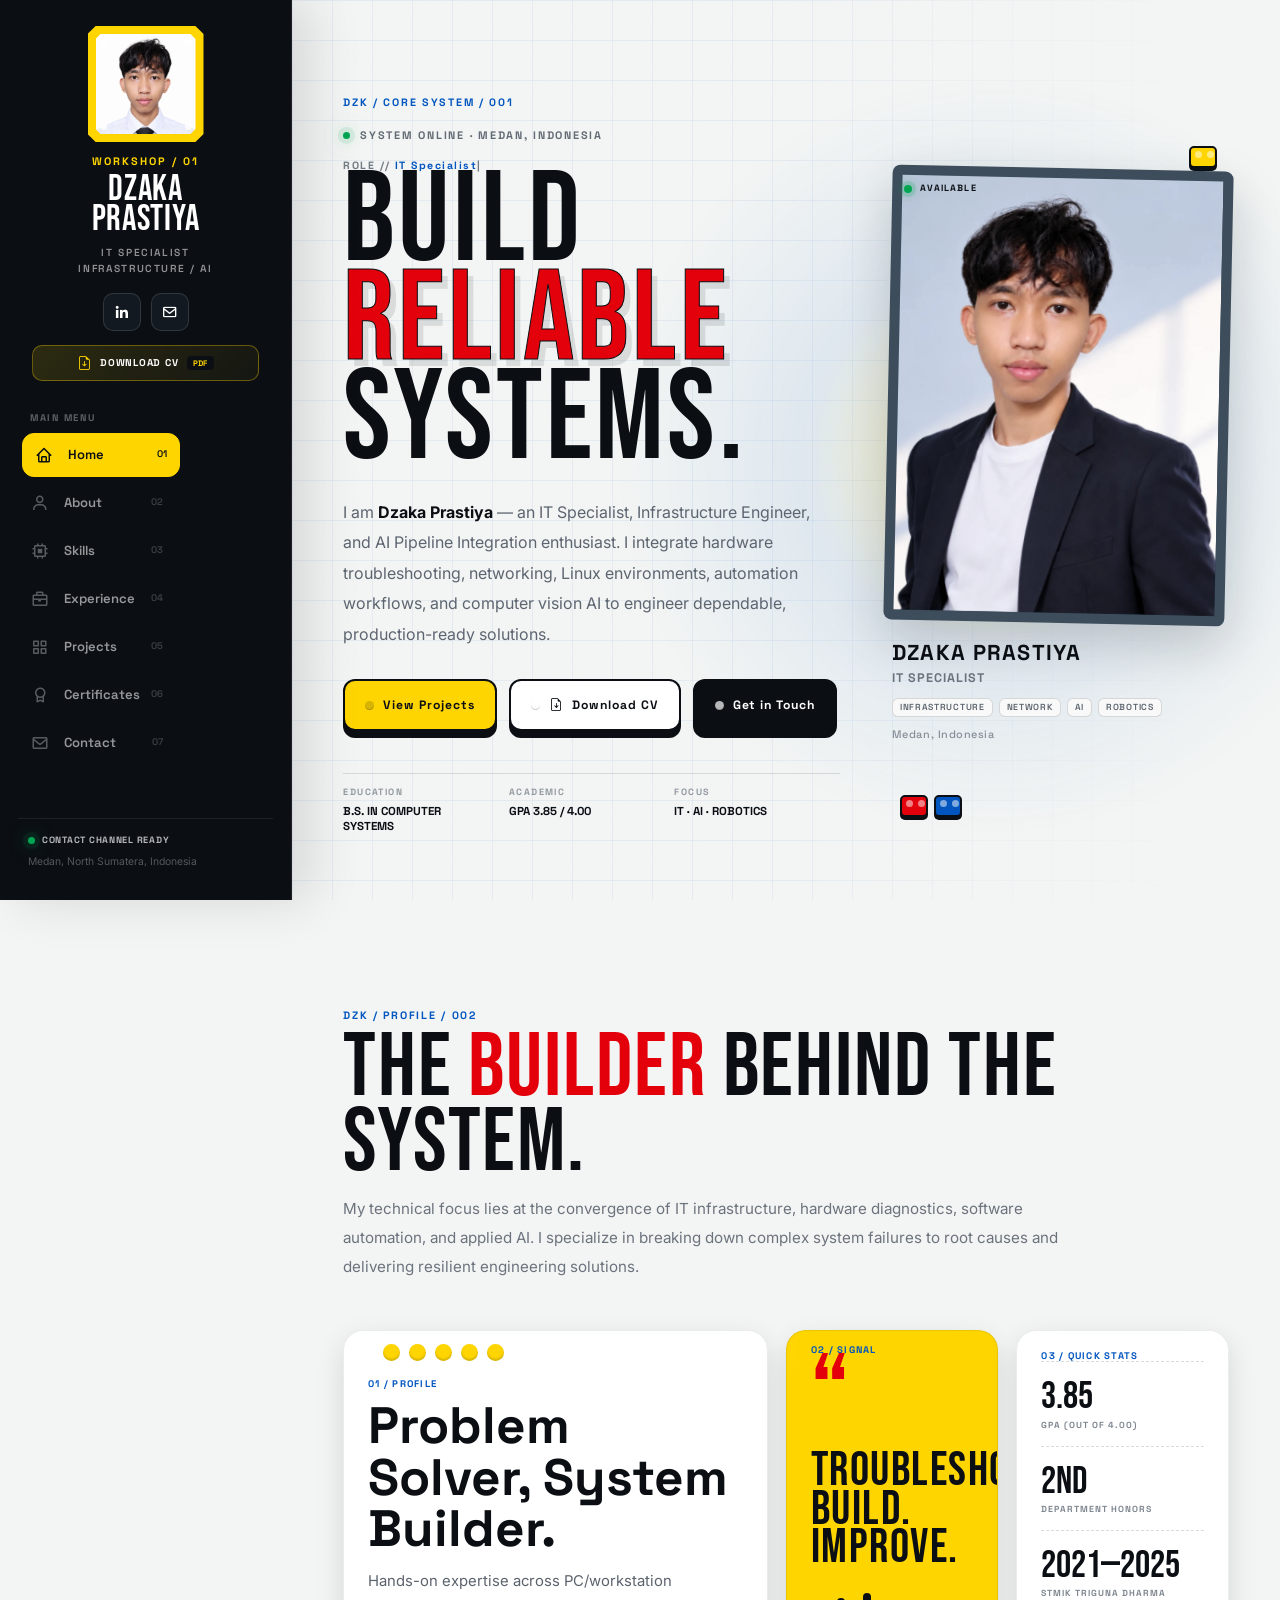
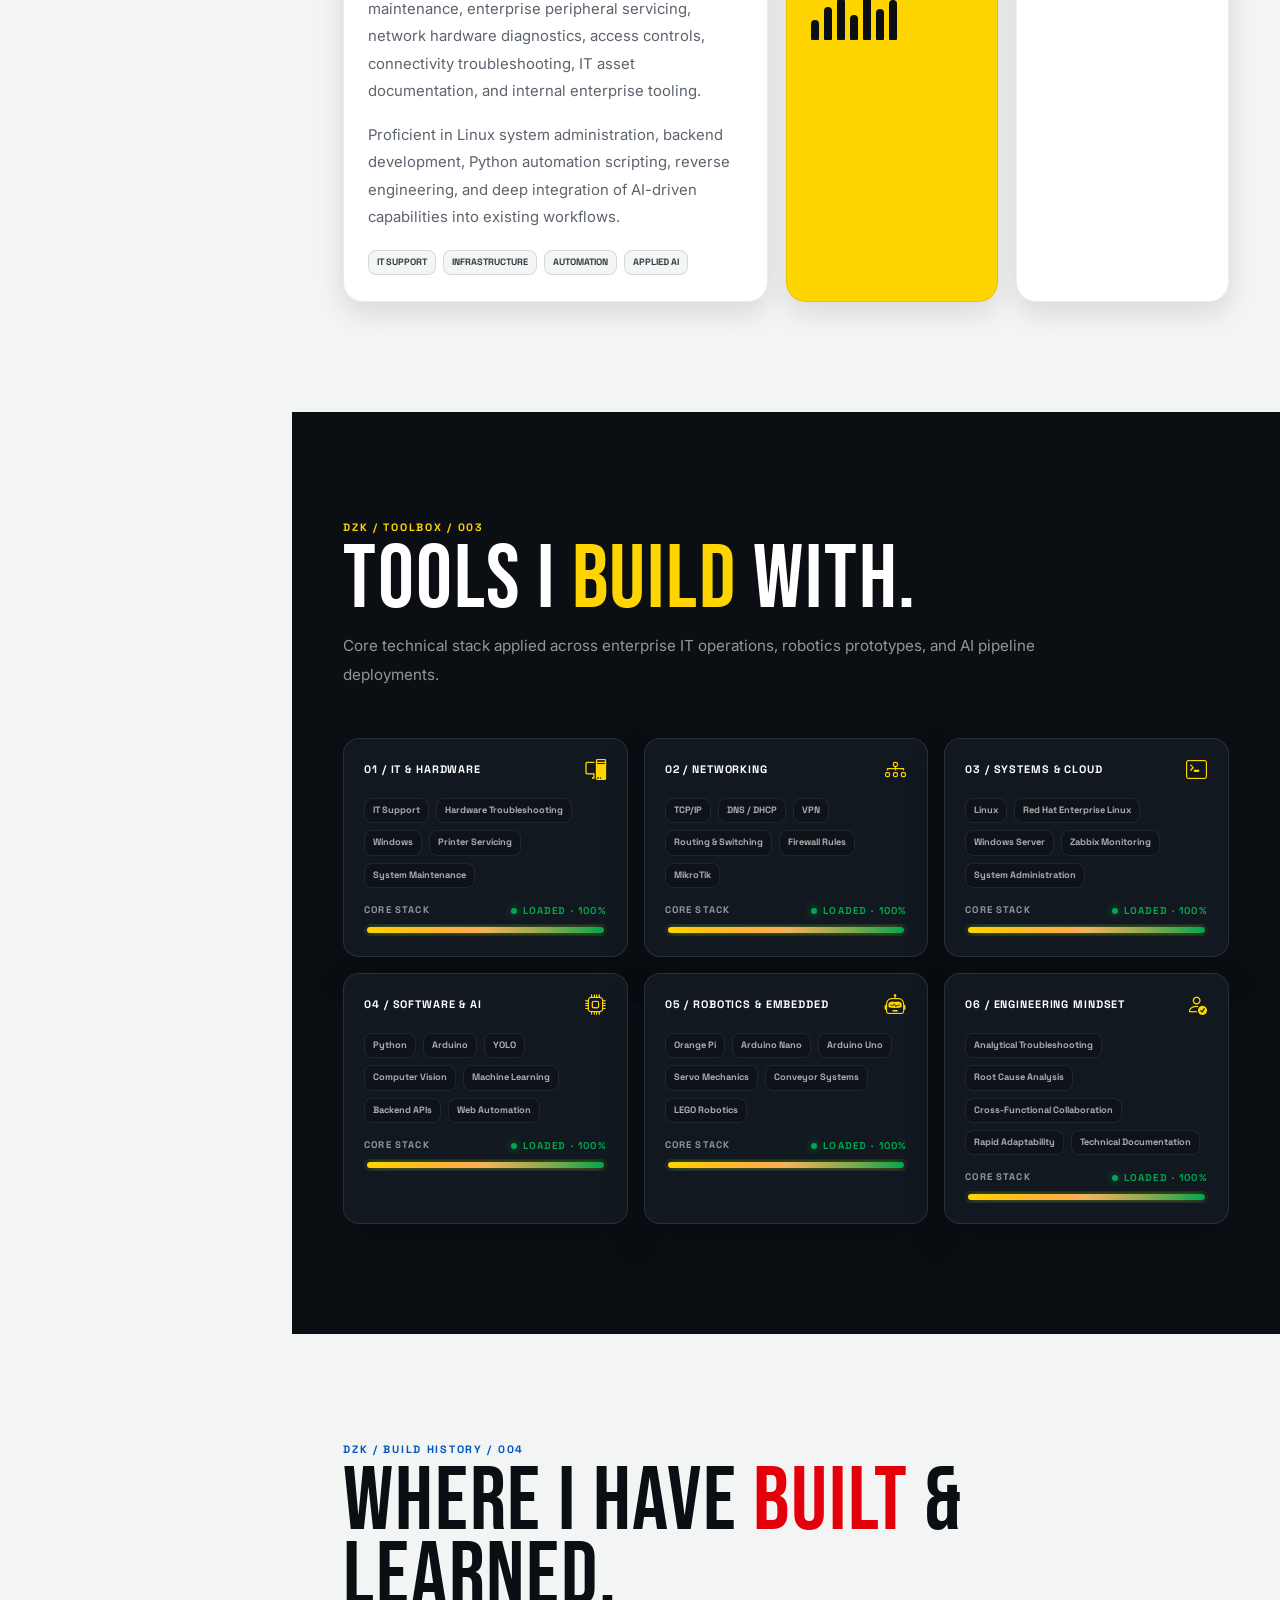
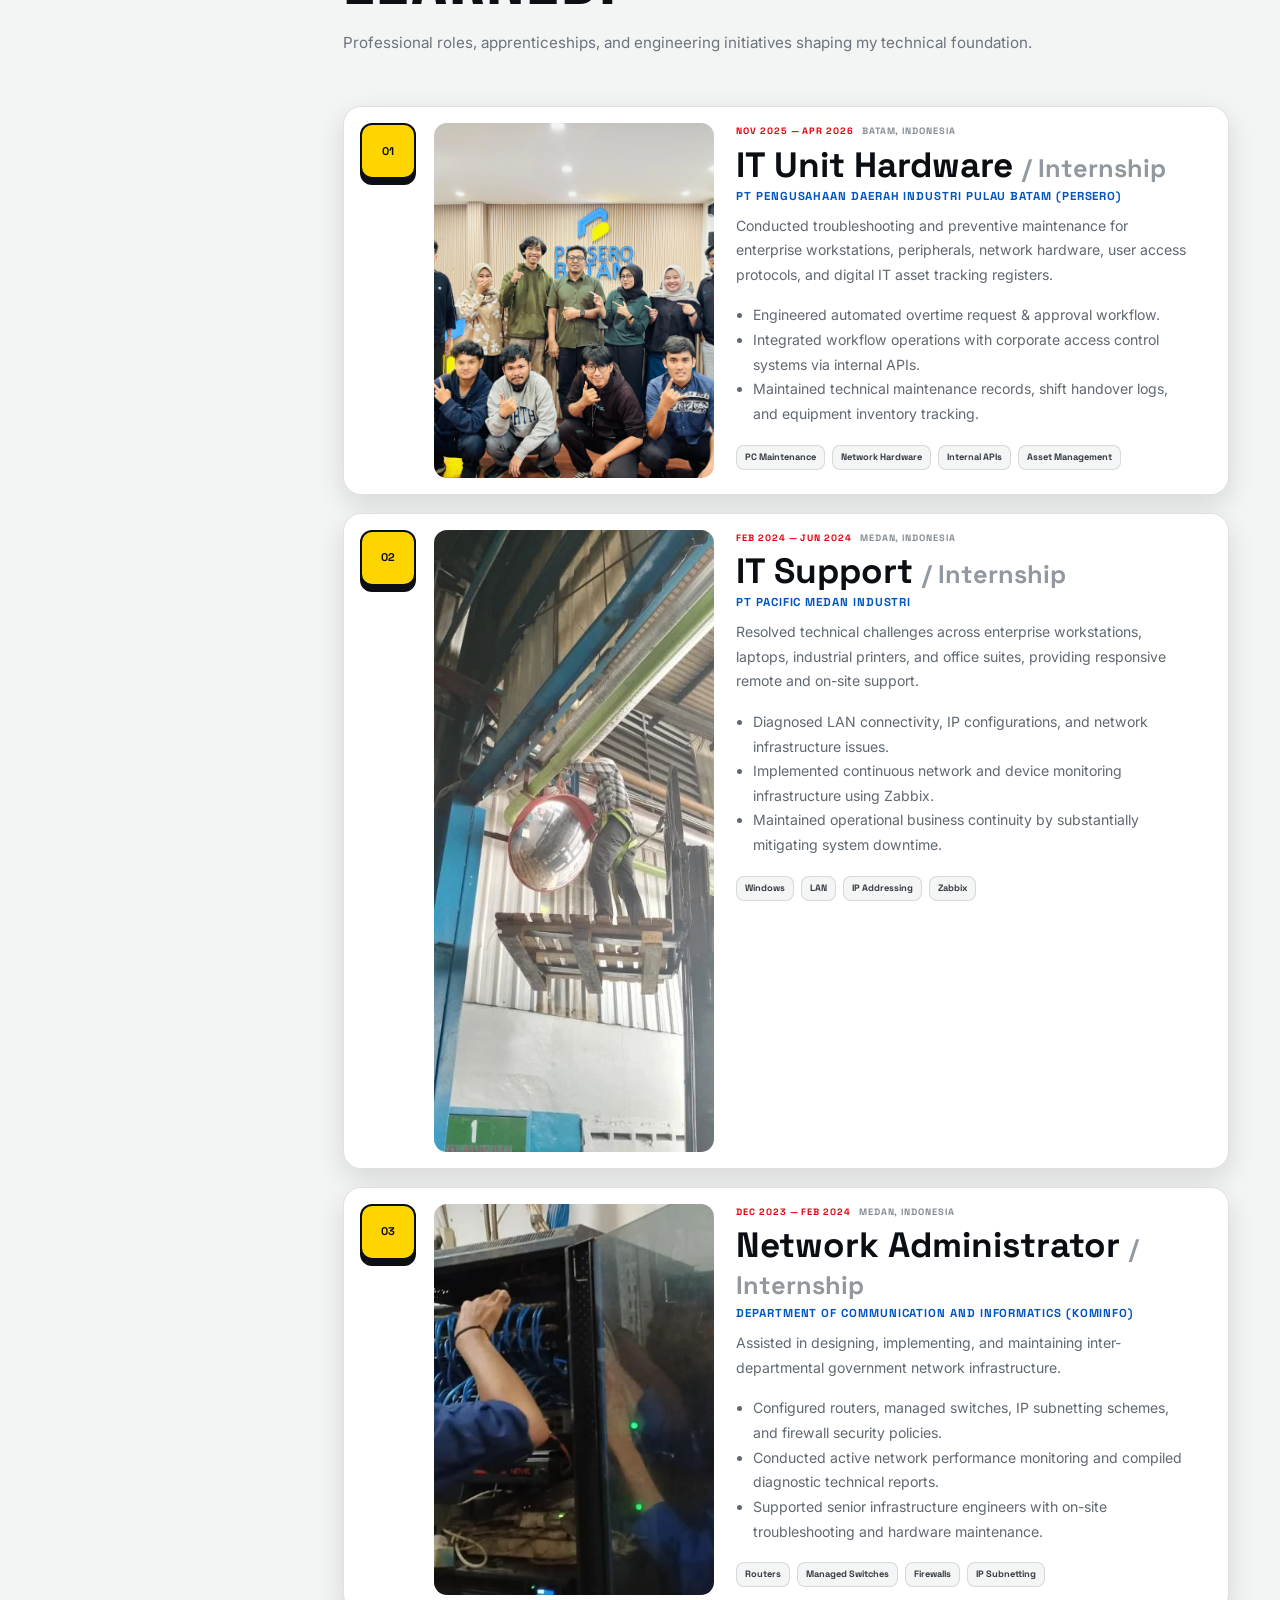
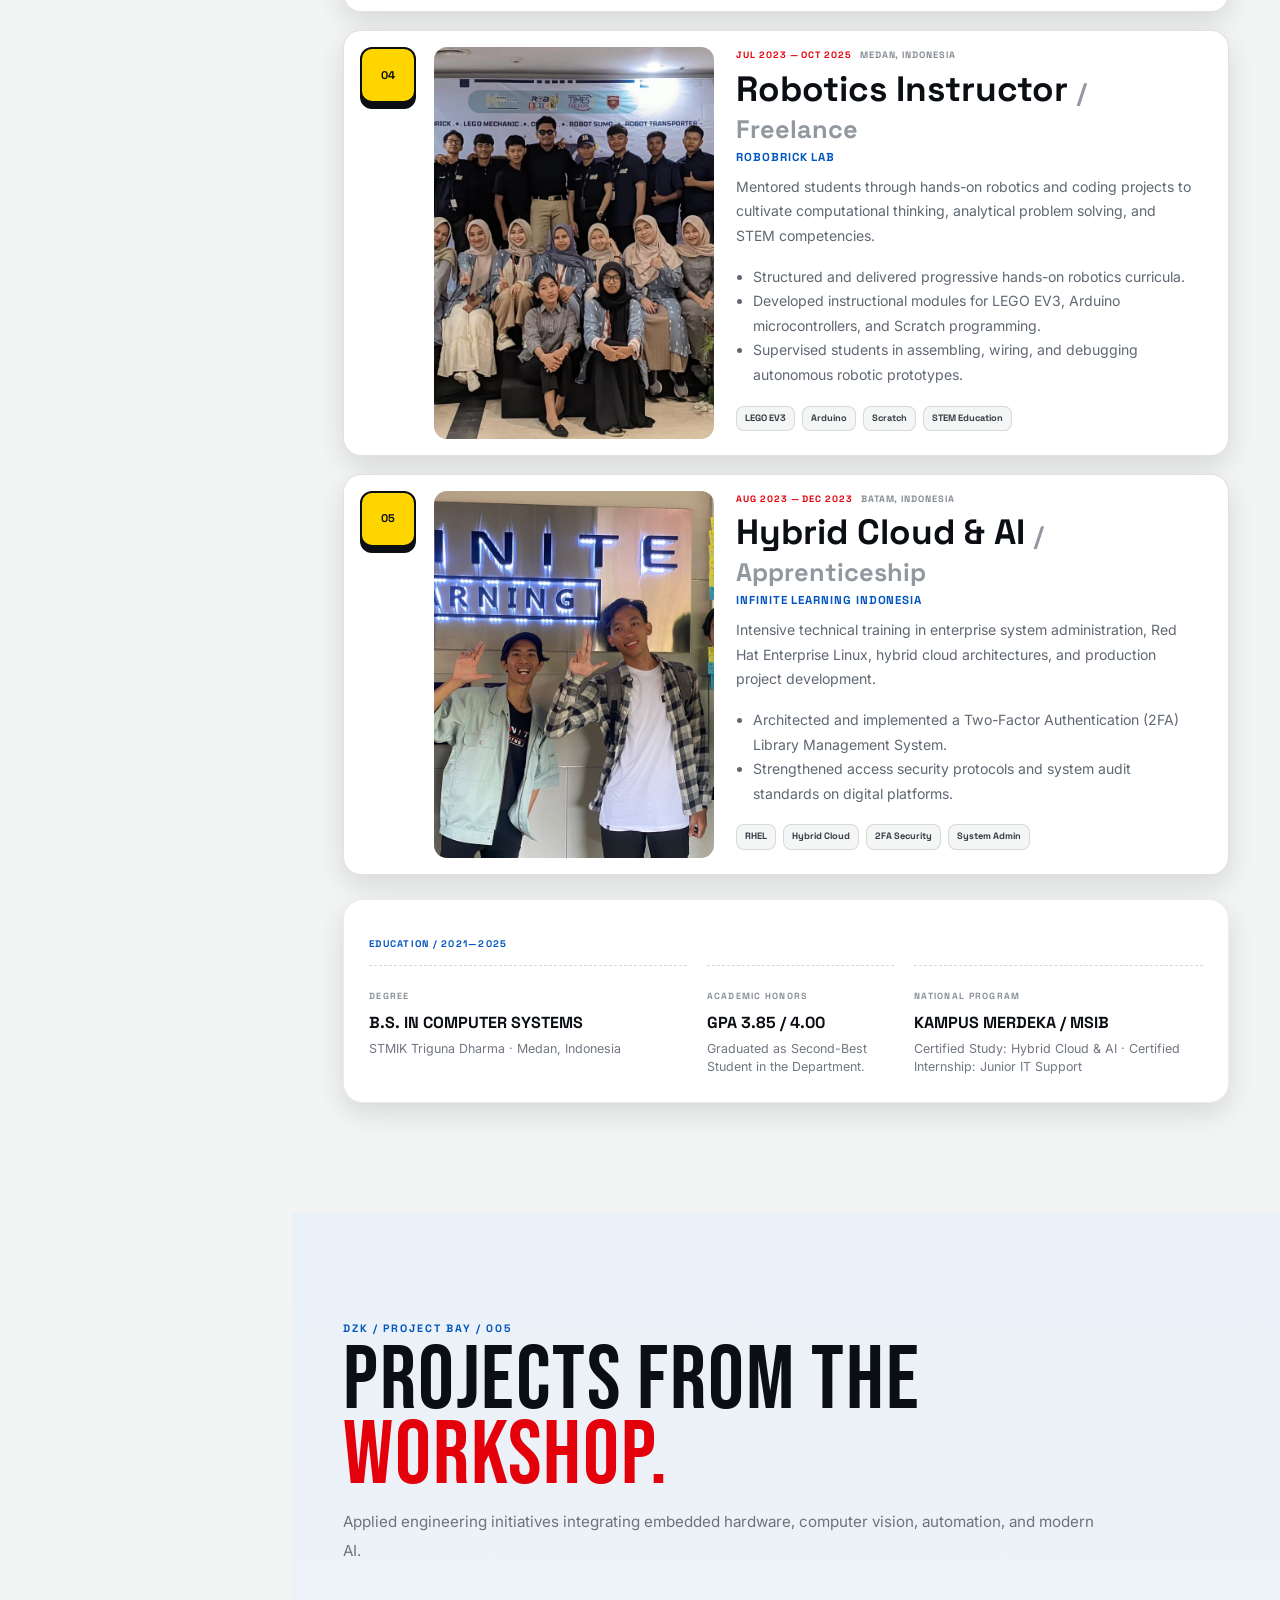
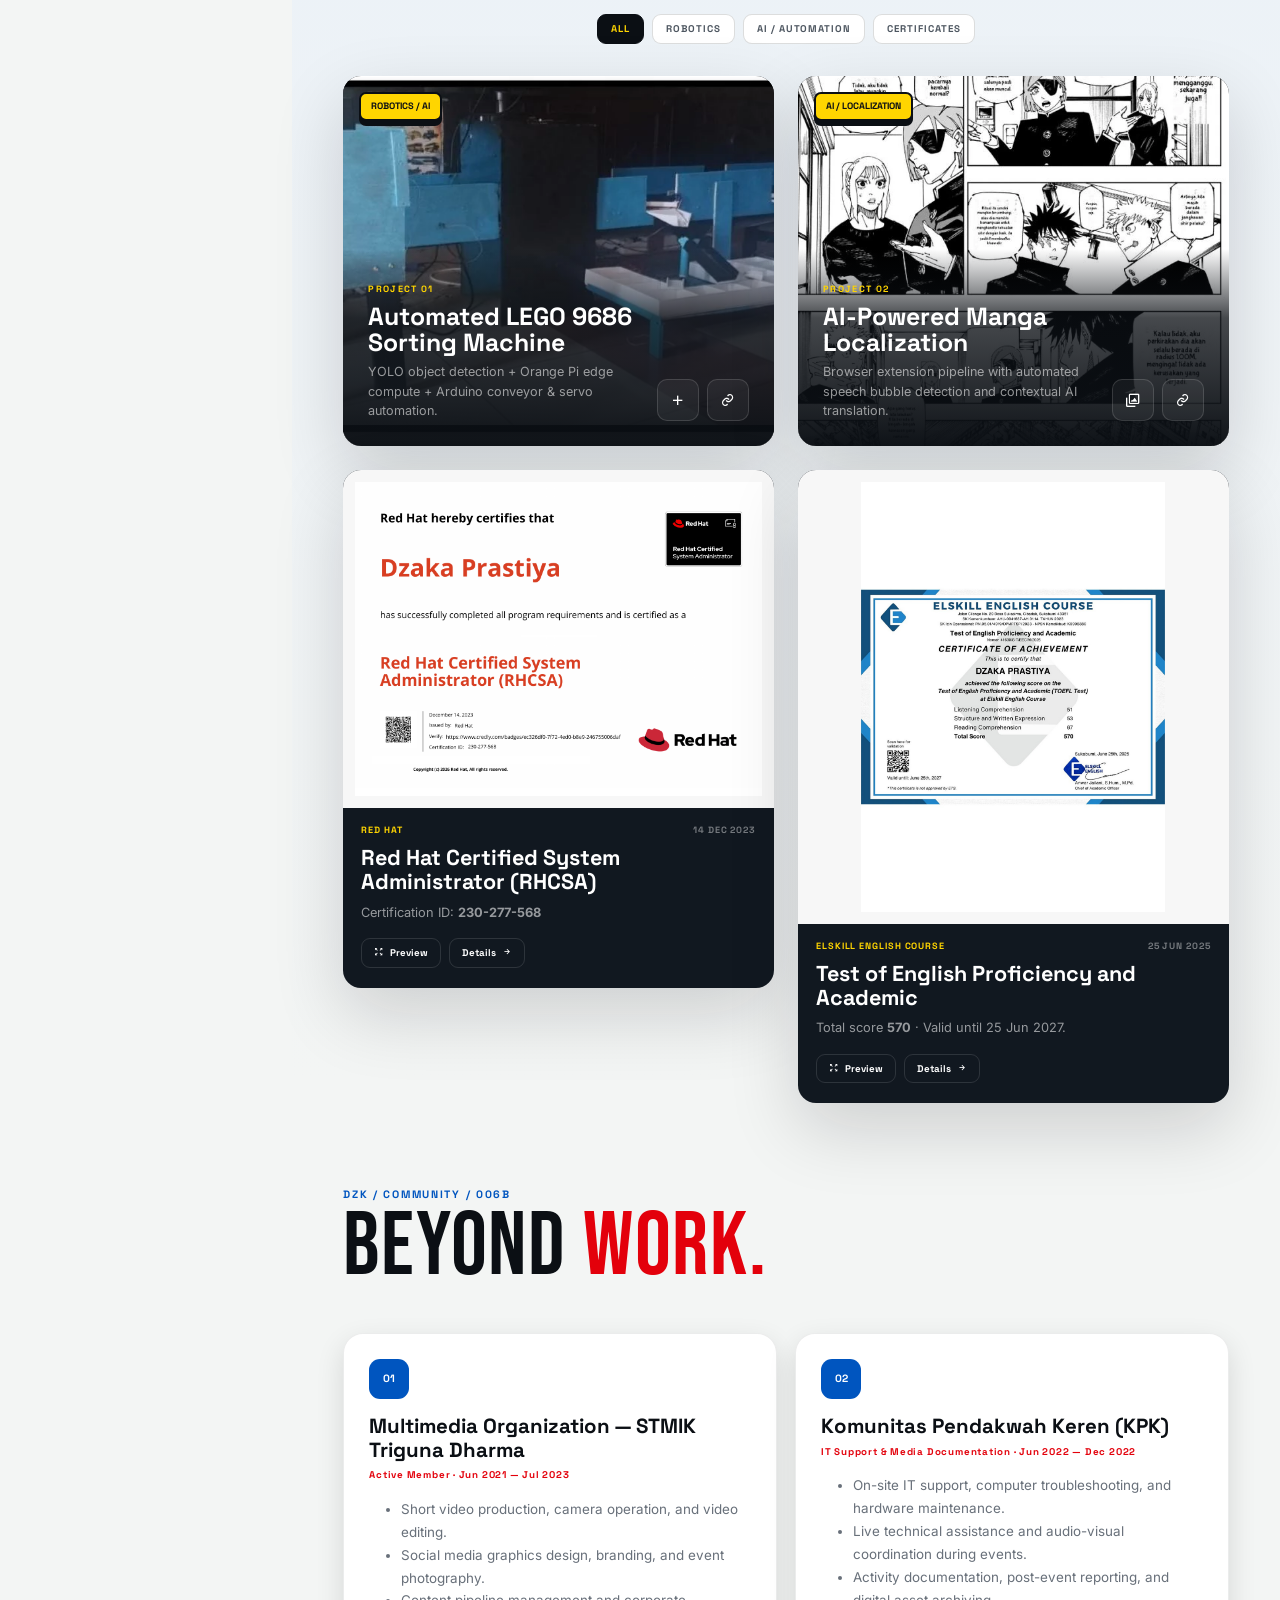
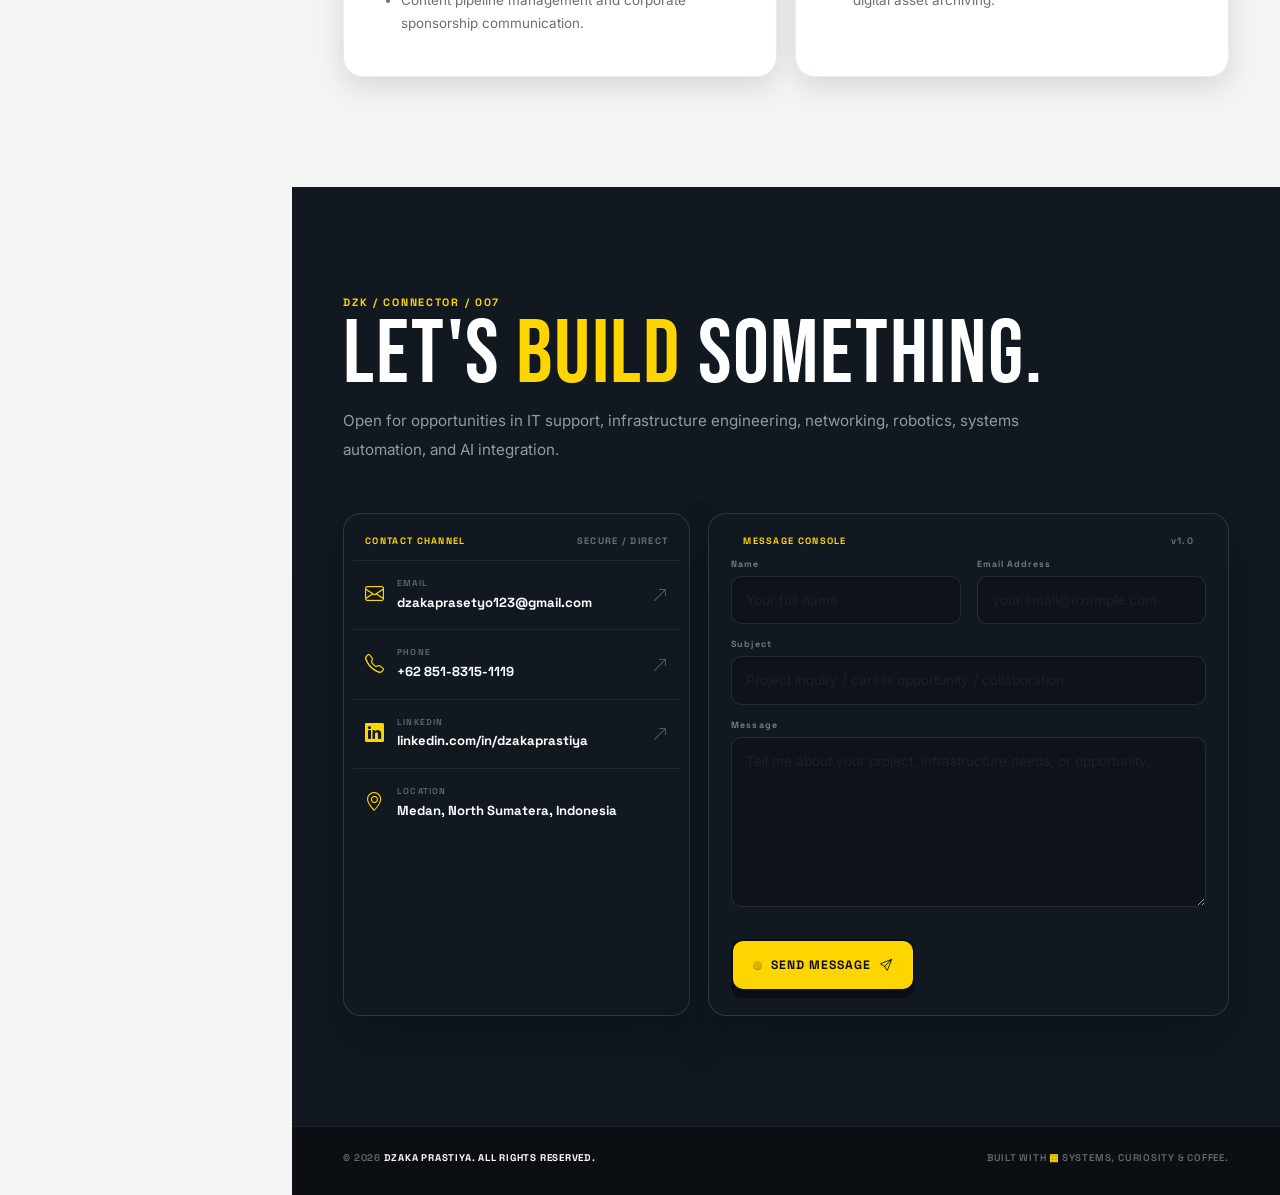
<file: index.html>
<!DOCTYPE html>
<html lang="en">

<head>
  <meta charset="utf-8">
  <meta name="viewport" content="width=device-width, initial-scale=1">
  <meta name="description"
    content="Portfolio of Dzaka Prastiya — IT Specialist, Infrastructure Engineer, and AI Pipeline Integration.">
  <meta name="keywords"
    content="Dzaka Prastiya, IT Specialist, Infrastructure Engineer, Networking, Linux, Robotics, Computer Vision, AI">
  <meta name="theme-color" content="#0B0F14">
  <title>Dzaka Prastiya — IT Specialist / Infrastructure Engineer</title>

  <link rel="icon" href="assets/img/decor/logo.svg">

  <!-- Typography -->
  <link rel="preconnect" href="https://fonts.googleapis.com">
  <link rel="preconnect" href="https://fonts.gstatic.com" crossorigin>
  <link
    href="https://fonts.googleapis.com/css2?family=Bebas+Neue&family=Inter:wght@400;500;600;700;800&family=Space+Grotesk:wght@400;500;600;700&display=swap"
    rel="stylesheet">

  <!-- Vendor -->
  <link href="assets/vendor/aos/aos.css" rel="stylesheet">
  <link href="assets/vendor/bootstrap/css/bootstrap.min.css" rel="stylesheet">
  <link href="assets/vendor/bootstrap-icons/bootstrap-icons.css" rel="stylesheet">
  <link href="assets/vendor/boxicons/css/boxicons.min.css" rel="stylesheet">
  <link href="assets/vendor/glightbox/css/glightbox.min.css" rel="stylesheet">
  <link href="assets/vendor/swiper/swiper-bundle.min.css" rel="stylesheet">
  <link href="assets/css/style.css" rel="stylesheet">
</head>

<body>

  <i class="bi bi-list mobile-nav-toggle d-xl-none" aria-label="Toggle navigation menu"></i>

  <div class="scroll-progress-bar" id="scrollProgress" aria-hidden="true"></div>
  <div class="workshop-noise" aria-hidden="true"></div>
  <div class="cursor-dot" aria-hidden="true"></div>

  <!-- ======= Header / Main Menu ======= -->
  <header id="header">
    <div class="header-inner d-flex flex-column">

      <div class="profile">
        <div class="profile-frame">
          <span class="profile-corner profile-corner--tl"></span>
          <span class="profile-corner profile-corner--tr"></span>
          <span class="profile-corner profile-corner--bl"></span>
          <span class="profile-corner profile-corner--br"></span>
          <img src="assets/img/profile/Dzaka.jpg" class="img-fluid" alt="Profile portrait of Dzaka Prastiya">
        </div>
        <div class="profile-kicker">WORKSHOP / 01</div>
        <h1><a href="index.html">DZAKA<br><span>PRASTIYA</span></a></h1>
        <p class="profile-role">IT SPECIALIST<br>INFRASTRUCTURE / AI</p>

        <div class="social-links mt-3 text-center" aria-label="Social links">
          <a href="https://www.linkedin.com/in/dzakaprastiya/" class="linkedin" target="_blank"
            rel="noopener noreferrer" aria-label="LinkedIn">
            <i class="bx bxl-linkedin"></i>
          </a>
          <a href="mailto:dzakaprasetyo123@gmail.com" class="email" aria-label="Email">
            <i class="bx bx-envelope"></i>
          </a>
        </div>

        <div class="sidebar-cv-box">
          <button type="button" class="btn-sidebar-cv" id="sidebarCvBtn" aria-label="Download CV">
            <i class="bi bi-file-earmark-arrow-down"></i>
            <span>DOWNLOAD CV</span>
            <span class="cv-tag">PDF</span>
          </button>
        </div>
      </div>

      <div class="nav-section-label">MAIN MENU</div>

      <nav id="navbar" class="nav-menu navbar" aria-label="Main navigation">
        <ul>
          <li><a href="#hero" class="nav-link scrollto active"><i class="bx bx-home"></i><span>Home</span><b>01</b></a>
          </li>
          <li><a href="#about" class="nav-link scrollto"><i class="bx bx-user"></i><span>About</span><b>02</b></a>
          </li>
          <li><a href="#skills" class="nav-link scrollto"><i class="bx bx-chip"></i><span>Skills</span><b>03</b></a>
          </li>
          <li><a href="#resume" class="nav-link scrollto"><i
                class="bx bx-briefcase"></i><span>Experience</span><b>04</b></a></li>
          <li><a href="#portfolio" class="nav-link scrollto"><i
                class="bx bx-grid-alt"></i><span>Projects</span><b>05</b></a></li>
          <li><a href="#certificates" class="nav-link scrollto"><i
                class="bx bx-award"></i><span>Certificates</span><b>06</b></a></li>
          <li><a href="#contact" class="nav-link scrollto"><i
                class="bx bx-envelope"></i><span>Contact</span><b>07</b></a></li>
        </ul>
      </nav>

      <div class="sidebar-footer mt-auto">
        <div class="status-line"><span class="status-dot"></span> CONTACT CHANNEL READY</div>
        <small>Medan, North Sumatera, Indonesia</small>
      </div>
    </div>
  </header>

  <!-- ======= Main ======= -->
  <main id="main">

    <!-- ======= Hero ======= -->
    <section id="hero" class="hero-section d-flex align-items-center">
      <div class="hero-grid-bg" aria-hidden="true"></div>
      <div class="hero-grid-glow" aria-hidden="true"></div>

      <div class="container-fluid hero-shell">
        <div class="row align-items-center g-5">

          <div class="col-xl-7" data-aos="fade-up">
            <div class="section-code">DZK / CORE SYSTEM / 001</div>
            <div class="hero-eyebrow">
              <span class="status-dot"></span>
              SYSTEM ONLINE · MEDAN, INDONESIA
            </div>
            <div class="hero-typed-line">ROLE // <span class="typed"
                data-typed-items="IT Specialist,Infrastructure Engineer,AI Pipeline Integration,Robotics Builder"></span>
            </div>

            <h2 class="hero-title">BUILD<br><span>RELIABLE</span><br>SYSTEMS.</h2>

            <p class="hero-copy">
              I am <strong>Dzaka Prastiya</strong> — an IT Specialist, Infrastructure Engineer,
              and AI Pipeline Integration enthusiast. I integrate hardware troubleshooting,
              networking, Linux environments, automation workflows, and computer vision AI to engineer
              dependable, production-ready solutions.
            </p>

            <div class="hero-actions">
              <a href="#portfolio" class="btn-brick btn-yellow scrollto"><span class="btn-stud"></span> View
                Projects</a>
              <button type="button" class="btn-brick btn-cv" id="heroCvBtn"><span class="btn-stud"></span><i
                  class="bi bi-file-earmark-arrow-down"></i> Download CV</button>
              <a href="#contact" class="btn-brick btn-dark scrollto"><span class="btn-stud"></span> Get in Touch</a>
            </div>

            <div class="hero-stats">
              <div>
                <span>EDUCATION</span>
                <strong>B.S. IN COMPUTER SYSTEMS</strong>
              </div>
              <div>
                <span>ACADEMIC</span>
                <strong>GPA 3.85 / 4.00</strong>
              </div>
              <div>
                <span>FOCUS</span>
                <strong>IT · AI · ROBOTICS</strong>
              </div>
            </div>
          </div>

          <div class="col-xl-5" data-aos="zoom-in" data-aos-delay="150">
            <div class="hero-portrait-wrap">
              <div class="portrait-accent-brick portrait-accent-brick--top"><span></span></div>
              <div class="portrait-accent-brick portrait-accent-brick--bottom"><span></span><span></span></div>

              <div class="portrait-card">
                <div class="portrait-status">
                  <span class="status-led"></span>
                  <span class="status-text">AVAILABLE</span>
                </div>
                <div class="portrait-image-wrap">
                  <img src="assets/img/profile/profile.webp" alt="Dzaka Prastiya in navy blazer" loading="eager">
                </div>
                <div class="portrait-info">
                  <h3 class="portrait-name">DZAKA PRASTIYA</h3>
                  <p class="portrait-title">IT SPECIALIST</p>
                  <div class="portrait-meta">
                    <span>Infrastructure</span>
                    <span>Network</span>
                    <span>AI</span>
                    <span>Robotics</span>
                  </div>
                  <div class="portrait-location">Medan, Indonesia</div>
                </div>
              </div>
            </div>
          </div>

        </div>
      </div>
    </section>

    <!-- ======= About ======= -->
    <section id="about" class="about section-block">
      <div class="container-fluid section-shell">
        <div class="section-heading" data-aos="fade-up">
          <div class="section-code">DZK / PROFILE / 002</div>
          <h2>THE <span>BUILDER</span> BEHIND THE SYSTEM.</h2>
          <p>
            My technical focus lies at the convergence of IT infrastructure, hardware diagnostics,
            software automation, and applied AI. I specialize in breaking down complex system failures
            to root causes and delivering resilient engineering solutions.
          </p>
        </div>

        <div class="about-grid">
          <article class="lego-card about-card about-card--large" data-aos="fade-right">
            <div class="brick-topline"><span></span><span></span><span></span><span></span><span></span></div>
            <div class="card-code">01 / PROFILE</div>
            <h3>Problem Solver, System Builder.</h3>
            <p>
              Hands-on expertise across PC/workstation maintenance, enterprise peripheral servicing,
              network hardware diagnostics, access controls, connectivity troubleshooting, IT asset documentation,
              and internal enterprise tooling.
            </p>
            <p>
              Proficient in Linux system administration, backend development, Python automation scripting,
              reverse engineering, and deep integration of AI-driven capabilities into existing workflows.
            </p>
            <div class="about-tags">
              <span>IT SUPPORT</span>
              <span>INFRASTRUCTURE</span>
              <span>AUTOMATION</span>
              <span>APPLIED AI</span>
            </div>
          </article>

          <article class="lego-card about-card about-card--accent" data-aos="fade-left">
            <div class="card-code">02 / SIGNAL</div>
            <div class="quote-mark">“</div>
            <p class="statement">Troubleshoot.<br>Build.<br>Improve.</p>
            <div class="signal-bars" aria-hidden="true">
              <span></span><span></span><span></span><span></span><span></span><span></span><span></span>
            </div>
          </article>

          <article class="lego-card about-card about-card--stats" data-aos="fade-left" data-aos-delay="120">
            <div class="card-code">03 / QUICK STATS</div>
            <div class="quick-stat"><strong>3.85</strong><span>GPA (OUT OF 4.00)</span></div>
            <div class="quick-stat"><strong>2ND</strong><span>DEPARTMENT HONORS</span></div>
            <div class="quick-stat"><strong>2021—2025</strong><span>STMIK TRIGUNA DHARMA</span></div>
          </article>
        </div>
      </div>
    </section>

    <!-- ======= Skills ======= -->
    <section id="skills" class="skills section-block section-dark">
      <div class="container-fluid section-shell">
        <div class="section-heading section-heading--light" data-aos="fade-up">
          <div class="section-code">DZK / TOOLBOX / 003</div>
          <h2>TOOLS I <span>BUILD</span> WITH.</h2>
          <p>Core technical stack applied across enterprise IT operations, robotics prototypes, and AI pipeline
            deployments.</p>
        </div>

        <div class="skills-content skills-grid">
          <div class="skill-lane" data-aos="fade-up">
            <div class="skill-head"><span>01 / IT & HARDWARE</span><i class="bi bi-pc-display"></i></div>
            <div class="skill-tags">
              <span>IT Support</span><span>Hardware Troubleshooting</span><span>Windows</span><span>Printer
                Servicing</span><span>System Maintenance</span>
            </div>
            <div class="skill-meter-block">
              <div class="skill-meter-header">
                <span class="skill-name">CORE STACK</span>
                <span class="skill-val"><span class="val-led"></span> LOADED · 100%</span>
              </div>
              <div class="progress progress-bar-wrap">
                <div class="progress-bar" role="progressbar" aria-valuenow="100" aria-valuemin="0" aria-valuemax="100">
                </div>
              </div>
            </div>
          </div>

          <div class="skill-lane" data-aos="fade-up" data-aos-delay="70">
            <div class="skill-head"><span>02 / NETWORKING</span><i class="bi bi-diagram-3"></i></div>
            <div class="skill-tags">
              <span>TCP/IP</span><span>DNS / DHCP</span><span>VPN</span><span>Routing & Switching</span><span>Firewall
                Rules</span><span>MikroTik</span>
            </div>
            <div class="skill-meter-block">
              <div class="skill-meter-header">
                <span class="skill-name">CORE STACK</span>
                <span class="skill-val"><span class="val-led"></span> LOADED · 100%</span>
              </div>
              <div class="progress progress-bar-wrap">
                <div class="progress-bar" role="progressbar" aria-valuenow="100" aria-valuemin="0" aria-valuemax="100">
                </div>
              </div>
            </div>
          </div>

          <div class="skill-lane" data-aos="fade-up" data-aos-delay="140">
            <div class="skill-head"><span>03 / SYSTEMS & CLOUD</span><i class="bi bi-terminal"></i></div>
            <div class="skill-tags">
              <span>Linux</span><span>Red Hat Enterprise Linux</span><span>Windows Server</span><span>Zabbix
                Monitoring</span><span>System Administration</span>
            </div>
            <div class="skill-meter-block">
              <div class="skill-meter-header">
                <span class="skill-name">CORE STACK</span>
                <span class="skill-val"><span class="val-led"></span> LOADED · 100%</span>
              </div>
              <div class="progress progress-bar-wrap">
                <div class="progress-bar" role="progressbar" aria-valuenow="100" aria-valuemin="0" aria-valuemax="100">
                </div>
              </div>
            </div>
          </div>

          <div class="skill-lane" data-aos="fade-up" data-aos-delay="210">
            <div class="skill-head"><span>04 / SOFTWARE & AI</span><i class="bi bi-cpu"></i></div>
            <div class="skill-tags">
              <span>Python</span><span>Arduino</span><span>YOLO</span><span>Computer Vision</span><span>Machine
                Learning</span><span>Backend APIs</span><span>Web Automation</span>
            </div>
            <div class="skill-meter-block">
              <div class="skill-meter-header">
                <span class="skill-name">CORE STACK</span>
                <span class="skill-val"><span class="val-led"></span> LOADED · 100%</span>
              </div>
              <div class="progress progress-bar-wrap">
                <div class="progress-bar" role="progressbar" aria-valuenow="100" aria-valuemin="0" aria-valuemax="100">
                </div>
              </div>
            </div>
          </div>

          <div class="skill-lane" data-aos="fade-up" data-aos-delay="280">
            <div class="skill-head"><span>05 / ROBOTICS & EMBEDDED</span><i class="bi bi-robot"></i></div>
            <div class="skill-tags">
              <span>Orange Pi</span><span>Arduino Nano</span><span>Arduino Uno</span><span>Servo
                Mechanics</span><span>Conveyor Systems</span><span>LEGO Robotics</span>
            </div>
            <div class="skill-meter-block">
              <div class="skill-meter-header">
                <span class="skill-name">CORE STACK</span>
                <span class="skill-val"><span class="val-led"></span> LOADED · 100%</span>
              </div>
              <div class="progress progress-bar-wrap">
                <div class="progress-bar" role="progressbar" aria-valuenow="100" aria-valuemin="0" aria-valuemax="100">
                </div>
              </div>
            </div>
          </div>

          <div class="skill-lane" data-aos="fade-up" data-aos-delay="350">
            <div class="skill-head"><span>06 / ENGINEERING MINDSET</span><i class="bi bi-person-check"></i></div>
            <div class="skill-tags">
              <span>Analytical Troubleshooting</span><span>Root Cause Analysis</span><span>Cross-Functional
                Collaboration</span><span>Rapid Adaptability</span><span>Technical Documentation</span>
            </div>
            <div class="skill-meter-block">
              <div class="skill-meter-header">
                <span class="skill-name">CORE STACK</span>
                <span class="skill-val"><span class="val-led"></span> LOADED · 100%</span>
              </div>
              <div class="progress progress-bar-wrap">
                <div class="progress-bar" role="progressbar" aria-valuenow="100" aria-valuemin="0" aria-valuemax="100">
                </div>
              </div>
            </div>
          </div>
        </div>
      </div>
    </section>

    <!-- ======= Resume / Experience ======= -->
    <section id="resume" class="resume section-block">
      <div class="container-fluid section-shell">
        <div class="section-heading" data-aos="fade-up">
          <div class="section-code">DZK / BUILD HISTORY / 004</div>
          <h2>WHERE I HAVE <span>BUILT</span> & LEARNED.</h2>
          <p>Professional roles, apprenticeships, and engineering initiatives shaping my technical foundation.</p>
        </div>

        <div class="experience-list">
          <article class="experience-item" data-aos="fade-up">
            <div class="experience-index">01</div>
            <div class="experience-image"><img src="assets/img/experience/persero 1.webp"
                alt="Dzaka Prastiya on-site at PT Pengusahaan Daerah Industri Pulau Batam" loading="lazy">
            </div>
            <div class="experience-copy">
              <div class="experience-meta"><span>Nov 2025 — Apr 2026</span><span>Batam, Indonesia</span></div>
              <h3>IT Unit Hardware <em>/ Internship</em></h3>
              <h4>PT Pengusahaan Daerah Industri Pulau Batam (Persero)</h4>
              <p>Conducted troubleshooting and preventive maintenance for enterprise workstations, peripherals, network
                hardware, user access protocols, and digital IT asset tracking registers.</p>
              <ul>
                <li>Engineered automated overtime request & approval workflow.</li>
                <li>Integrated workflow operations with corporate access control systems via internal APIs.</li>
                <li>Maintained technical maintenance records, shift handover logs, and equipment inventory tracking.
                </li>
              </ul>
              <div class="experience-tags"><span>PC Maintenance</span><span>Network Hardware</span><span>Internal
                  APIs</span><span>Asset Management</span></div>
            </div>
          </article>

          <article class="experience-item" data-aos="fade-up">
            <div class="experience-index">02</div>
            <div class="experience-image"><img src="assets/img/experience/pacific.webp"
                alt="Dzaka Prastiya at PT Pacific Medan Industri" loading="lazy"></div>
            <div class="experience-copy">
              <div class="experience-meta"><span>Feb 2024 — Jun 2024</span><span>Medan, Indonesia</span></div>
              <h3>IT Support <em>/ Internship</em></h3>
              <h4>PT Pacific Medan Industri</h4>
              <p>Resolved technical challenges across enterprise workstations, laptops, industrial printers, and office
                suites, providing responsive remote and on-site support.</p>
              <ul>
                <li>Diagnosed LAN connectivity, IP configurations, and network infrastructure issues.</li>
                <li>Implemented continuous network and device monitoring infrastructure using Zabbix.</li>
                <li>Maintained operational business continuity by substantially mitigating system downtime.</li>
              </ul>
              <div class="experience-tags"><span>Windows</span><span>LAN</span><span>IP
                  Addressing</span><span>Zabbix</span></div>
            </div>
          </article>

          <article class="experience-item" data-aos="fade-up">
            <div class="experience-index">03</div>
            <div class="experience-image"><img src="assets/img/experience/kominfo.webp"
                alt="Networking activities at Department of Communication and Informatics" loading="lazy"></div>
            <div class="experience-copy">
              <div class="experience-meta"><span>Dec 2023 — Feb 2024</span><span>Medan, Indonesia</span></div>
              <h3>Network Administrator <em>/ Internship</em></h3>
              <h4>Department of Communication and Informatics (Kominfo)</h4>
              <p>Assisted in designing, implementing, and maintaining inter-departmental government network
                infrastructure.</p>
              <ul>
                <li>Configured routers, managed switches, IP subnetting schemes, and firewall security policies.</li>
                <li>Conducted active network performance monitoring and compiled diagnostic technical reports.</li>
                <li>Supported senior infrastructure engineers with on-site troubleshooting and hardware maintenance.
                </li>
              </ul>
              <div class="experience-tags"><span>Routers</span><span>Managed
                  Switches</span><span>Firewalls</span><span>IP Subnetting</span></div>
            </div>
          </article>

          <article class="experience-item" data-aos="fade-up">
            <div class="experience-index">04</div>
            <div class="experience-image"><img src="assets/img/experience/robobrick.webp"
                alt="Robobrick Lab student robotics workshop" loading="lazy"></div>
            <div class="experience-copy">
              <div class="experience-meta"><span>Jul 2023 — Oct 2025</span><span>Medan, Indonesia</span></div>
              <h3>Robotics Instructor <em>/ Freelance</em></h3>
              <h4>Robobrick Lab</h4>
              <p>Mentored students through hands-on robotics and coding projects to cultivate computational thinking,
                analytical problem solving, and STEM competencies.</p>
              <ul>
                <li>Structured and delivered progressive hands-on robotics curricula.</li>
                <li>Developed instructional modules for LEGO EV3, Arduino microcontrollers, and Scratch programming.
                </li>
                <li>Supervised students in assembling, wiring, and debugging autonomous robotic prototypes.</li>
              </ul>
              <div class="experience-tags"><span>LEGO EV3</span><span>Arduino</span><span>Scratch</span><span>STEM
                  Education</span></div>
            </div>
          </article>

          <article class="experience-item" data-aos="fade-up">
            <div class="experience-index">05</div>
            <div class="experience-image"><img src="assets/img/experience/IL.jpeg"
                alt="Hybrid Cloud & AI Apprenticeship at Infinite Learning Indonesia" loading="lazy"></div>
            <div class="experience-copy">
              <div class="experience-meta"><span>Aug 2023 — Dec 2023</span><span>Batam, Indonesia</span></div>
              <h3>Hybrid Cloud & AI <em>/ Apprenticeship</em></h3>
              <h4>Infinite Learning Indonesia</h4>
              <p>Intensive technical training in enterprise system administration, Red Hat Enterprise Linux, hybrid
                cloud architectures, and production project development.</p>
              <ul>
                <li>Architected and implemented a Two-Factor Authentication (2FA) Library Management System.</li>
                <li>Strengthened access security protocols and system audit standards on digital platforms.</li>
              </ul>
              <div class="experience-tags"><span>RHEL</span><span>Hybrid Cloud</span><span>2FA
                  Security</span><span>System Admin</span></div>
            </div>
          </article>
        </div>

        <div class="education-block" data-aos="fade-up">
          <div class="education-card lego-card">
            <div class="card-code">EDUCATION / 2021—2025</div>
            <div class="education-grid">
              <div><span>DEGREE</span><strong>B.S. IN COMPUTER SYSTEMS</strong><small>STMIK Triguna Dharma · Medan,
                  Indonesia</small></div>
              <div><span>ACADEMIC HONORS</span><strong>GPA 3.85 / 4.00</strong><small>Graduated as Second-Best Student
                  in the Department.</small></div>
              <div><span>NATIONAL PROGRAM</span><strong>KAMPUS MERDEKA / MSIB</strong><small>Certified Study: Hybrid
                  Cloud & AI · Certified Internship: Junior IT Support</small></div>
            </div>
          </div>
        </div>
      </div>
    </section>

    <!-- ======= Portfolio ======= -->
    <section id="portfolio" class="portfolio section-block section-blueprint">
      <div class="container-fluid section-shell">
        <div class="section-heading" data-aos="fade-up">
          <div class="section-code">DZK / PROJECT BAY / 005</div>
          <h2>PROJECTS FROM THE <span>WORKSHOP.</span></h2>
          <p>Applied engineering initiatives integrating embedded hardware, computer vision, automation, and modern AI.
          </p>
        </div>

        <div class="row" data-aos="fade-up">
          <div class="col-12 d-flex justify-content-center">
            <ul id="portfolio-flters">
              <li data-filter="*" class="filter-active">ALL</li>
              <li data-filter=".filter-robotics">ROBOTICS</li>
              <li data-filter=".filter-ai">AI / AUTOMATION</li>
              <li data-filter=".filter-certificates">CERTIFICATES</li>
            </ul>
          </div>
        </div>

        <div class="row portfolio-container g-4" data-aos="fade-up" data-aos-delay="80">

          <div class="col-lg-6 portfolio-item filter-robotics filter-ai">
            <div class="portfolio-wrap project-card">
              <div class="project-media"><img src="assets/img/projects/lego-sorter/prototype.webp"
                  alt="Prototype of the automated LEGO 9686 sorting machine" loading="lazy"><span
                  class="project-stamp">ROBOTICS / AI</span></div>
              <div class="project-overlay">
                <div><small>PROJECT 01</small>
                  <h3>Automated LEGO 9686 Sorting Machine</h3>
                  <p>YOLO object detection + Orange Pi edge compute + Arduino conveyor & servo automation.</p>
                </div>
                <div class="project-actions"><a href="assets/img/projects/lego-sorter/prototype.webp"
                    data-gallery="lego-sorter" class="portfolio-lightbox" title="LEGO Sorter Prototype"><i
                      class="bx bx-plus"></i></a><a href="project_lego_sorter.html" title="View Project Details"><i
                      class="bx bx-link"></i></a></div>
              </div>
              <div class="hidden-gallery" aria-hidden="true">
                <a href="assets/img/projects/lego-sorter/dataset.webp" data-gallery="lego-sorter"
                  class="portfolio-lightbox" title="Dataset Split & Distribution"></a>
                <a href="assets/img/projects/lego-sorter/yolo.webp" data-gallery="lego-sorter"
                  class="portfolio-lightbox" title="YOLO Detection Inference"></a>
              </div>
            </div>
          </div>


          <div class="col-lg-6 portfolio-item filter-ai">
            <div class="portfolio-wrap project-card">
              <div class="project-media project-media--manga"><img src="assets/img/projects/manga/after.webp"
                  alt="Manga localization translation result" loading="lazy"><span class="project-stamp">AI /
                  LOCALIZATION</span></div>
              <div class="project-overlay">
                <div><small>PROJECT 02</small>
                  <h3>AI-Powered Manga Localization</h3>
                  <p>Browser extension pipeline with automated speech bubble detection and contextual AI translation.
                  </p>
                </div>
                <div class="project-actions"><a href="assets/img/projects/manga/before.webp"
                    data-gallery="manga-localization" class="portfolio-lightbox"
                    title="Before Translation (Original)"><i class="bx bx-images"></i></a><a
                    href="project_manga_localization.html" title="View Project Details"><i class="bx bx-link"></i></a>
                </div>
              </div>
              <div class="hidden-gallery" aria-hidden="true">
                <a href="assets/img/projects/manga/after.webp" data-gallery="manga-localization"
                  class="portfolio-lightbox" title="After Translation (Localized)"></a>
              </div>
            </div>
          </div>


          <div id="certificates" class="col-lg-6 portfolio-item filter-certificates">
            <div class="portfolio-wrap certificate-card">
              <div class="certificate-media"><img src="assets/img/certificates/rhcsa.png"
                  alt="Red Hat Certified System Administrator RHCSA Certificate for Dzaka Prastiya" loading="lazy">
              </div>
              <div class="certificate-body">
                <div class="certificate-meta"><span>RED HAT</span><span>14 DEC 2023</span></div>
                <h3>Red Hat Certified System Administrator (RHCSA)</h3>
                <p>Certification ID: <strong>230-277-568</strong></p>
                <div class="certificate-actions"><a href="assets/img/certificates/rhcsa.png" data-gallery="certificates"
                    class="portfolio-lightbox"><i class="bx bx-expand"></i> Preview</a><a
                    href="certificate_rhcsa.html">Details <i class="bx bx-right-arrow-alt"></i></a></div>
              </div>
            </div>
          </div>

          <div class="col-lg-6 portfolio-item filter-certificates">
            <div class="portfolio-wrap certificate-card">
              <div class="certificate-media"><img src="assets/img/certificates/toefl.png"
                  alt="Official TOEFL Certificate of Dzaka Prastiya with a total score of 570" loading="lazy"></div>
              <div class="certificate-body">
                <div class="certificate-meta"><span>ELSKILL ENGLISH COURSE</span><span>25 JUN 2025</span></div>
                <h3>Test of English Proficiency and Academic</h3>
                <p>Total score <strong>570</strong> · Valid until 25 Jun 2027.</p>
                <div class="certificate-actions"><a href="assets/img/certificates/toefl.png" data-gallery="certificates"
                    class="portfolio-lightbox"><i class="bx bx-expand"></i> Preview</a><a
                    href="certificate_toefl.html">Details <i class="bx bx-right-arrow-alt"></i></a></div>
              </div>
            </div>
          </div>
        </div>

      </div>
    </section>

    <!-- ======= Organizations ======= -->
    <section id="organizations" class="section-block">
      <div class="container-fluid section-shell">
        <div class="section-heading" data-aos="fade-up">
          <div class="section-code">DZK / COMMUNITY / 006B</div>
          <h2>BEYOND <span>WORK.</span></h2>
        </div>
        <div class="org-grid">
          <article class="org-card lego-card" data-aos="fade-up"><span class="org-index">01</span>
            <h3>Multimedia Organization — STMIK Triguna Dharma</h3>
            <p>Active Member · Jun 2021 — Jul 2023</p>
            <ul>
              <li>Short video production, camera operation, and video editing.</li>
              <li>Social media graphics design, branding, and event photography.</li>
              <li>Content pipeline management and corporate sponsorship communication.</li>
            </ul>
          </article>
          <article class="org-card lego-card" data-aos="fade-up" data-aos-delay="100"><span class="org-index">02</span>
            <h3>Komunitas Pendakwah Keren (KPK)</h3>
            <p>IT Support & Media Documentation · Jun 2022 — Dec 2022</p>
            <ul>
              <li>On-site IT support, computer troubleshooting, and hardware maintenance.</li>
              <li>Live technical assistance and audio-visual coordination during events.</li>
              <li>Activity documentation, post-event reporting, and digital asset archiving.</li>
            </ul>
          </article>
        </div>
      </div>
    </section>

    <!-- ======= Contact ======= -->
    <section id="contact" class="contact section-block section-contact">
      <div class="container-fluid section-shell">
        <div class="section-heading section-heading--light" data-aos="fade-up">
          <div class="section-code">DZK / CONNECTOR / 007</div>
          <h2>LET'S <span>BUILD</span> SOMETHING.</h2>
          <p>Open for opportunities in IT support, infrastructure engineering, networking, robotics, systems automation,
            and AI integration.</p>
        </div>

        <div class="contact-grid" data-aos="fade-up" data-aos-delay="80">
          <div class="contact-console">
            <div class="console-top"><span>CONTACT CHANNEL</span><span>SECURE / DIRECT</span></div>
            <a href="mailto:dzakaprasetyo123@gmail.com" class="contact-row"><i class="bi bi-envelope"></i>
              <div><small>EMAIL</small><strong>dzakaprasetyo123@gmail.com</strong></div><i
                class="bi bi-arrow-up-right"></i>
            </a>
            <a href="tel:+6285183151119" class="contact-row"><i class="bi bi-telephone"></i>
              <div><small>PHONE</small><strong>+62 851-8315-1119</strong></div><i class="bi bi-arrow-up-right"></i>
            </a>
            <a href="https://www.linkedin.com/in/dzakaprastiya/" class="contact-row" target="_blank"
              rel="noopener noreferrer"><i class="bi bi-linkedin"></i>
              <div><small>LINKEDIN</small><strong>linkedin.com/in/dzakaprastiya</strong></div><i
                class="bi bi-arrow-up-right"></i>
            </a>
            <div class="contact-row contact-row--static"><i class="bi bi-geo-alt"></i>
              <div><small>LOCATION</small><strong>Medan, North Sumatera, Indonesia</strong></div>
            </div>
          </div>

          <div class="contact-form-wrap">
            <div class="form-console-header"><span>MESSAGE CONSOLE</span><span>v1.0</span></div>

            <form action="forms/contact.php" method="post" role="form" class="php-email-form">
              <div class="row g-3">
                <div class="form-group col-md-6"><label for="name">Name</label><input type="text" name="name" id="name"
                    class="form-control" placeholder="Your full name" required></div>
                <div class="form-group col-md-6"><label for="email">Email Address</label><input type="email"
                    name="email" id="email" class="form-control" placeholder="your.email@example.com" required></div>
              </div>
              <div class="form-group"><label for="subject">Subject</label><input type="text" name="subject" id="subject"
                  class="form-control" placeholder="Project inquiry / career opportunity / collaboration" required>
              </div>
              <div class="form-group"><label for="message">Message</label><textarea class="form-control" name="message"
                  id="message" rows="7"
                  placeholder="Tell me about your project, infrastructure needs, or opportunity..." required></textarea>
              </div>
              <div class="my-3">
                <div class="loading">Sending...</div>
                <div class="error-message"></div>
                <div class="sent-message">Your message has been sent successfully. Thank you!</div>
              </div>
              <button type="submit" class="btn-brick btn-yellow"><span class="btn-stud"></span> SEND MESSAGE <i
                  class="bi bi-send"></i></button>
            </form>
          </div>
        </div>
      </div>
    </section>

  </main>

  <footer id="footer">
    <div class="container-fluid section-shell footer-inner">
      <div><span>© 2026</span> <strong>DZAKA PRASTIYA. ALL RIGHTS RESERVED.</strong></div>
      <div>BUILT WITH <span class="footer-brick">▦</span> SYSTEMS, CURIOSITY & COFFEE.</div>
    </div>
  </footer>

  <!-- ======= Interactive CV Download Modal ======= -->
  <div class="cv-modal-backdrop" id="cvModal" aria-hidden="true" role="dialog" aria-modal="true"
    aria-labelledby="cvModalTitle">
    <div class="cv-modal-card">
      <button type="button" class="cv-modal-close" id="cvModalClose" aria-label="Close CV modal">
        <i class="bi bi-x-lg"></i>
      </button>

      <div class="cv-modal-header">
        <div class="cv-modal-code">DZK / CREDENTIAL ARCHIVE / 001</div>
        <h2 id="cvModalTitle" class="cv-modal-title">DZAKA <span>PRASTIYA</span></h2>
        <p class="cv-modal-sub">IT Specialist · Infrastructure Engineer · AI Pipeline Integration</p>
        <div class="cv-status-badge">
          <span class="status-dot"></span> OFFICIAL RESUME · VERIFIED CREDENTIALS · 2026
        </div>
      </div>

      <!-- Quick Highlights -->
      <div class="cv-modal-highlights">
        <div class="cv-hl-card">
          <small>DEGREE & GPA</small>
          <strong>B.S. Computer Systems</strong>
          <span>GPA 3.85 / 4.00 · 2nd Best Grad</span>
        </div>
        <div class="cv-hl-card">
          <small>CERTIFICATIONS</small>
          <strong>Red Hat RHCSA</strong>
          <span>ID: 230-277-568 · TOEFL 570</span>
        </div>
        <div class="cv-hl-card">
          <small>EXPERIENCE</small>
          <strong>IT Hardware & Systems</strong>
          <span>Persero Batam · Pacific · Kominfo</span>
        </div>
      </div>

      <!-- Interactive Download Console -->
      <div class="cv-download-console">
        <div class="cv-console-top">
          <span>OFFICIAL CURRICULUM VITAE</span>
          <span>FORMAT: PDF (2 PAGES)</span>
        </div>

        <button type="button" class="btn-interactive-download" id="startCvDownloadBtn">
          <span class="btn-dl-text">
            <i class="bi bi-cloud-arrow-down-fill"></i> DOWNLOAD OFFICIAL PDF (CV)
          </span>
          <span class="btn-dl-progress">
            <span class="btn-dl-bar" id="cvDlProgressBar"></span>
          </span>
          <span class="btn-dl-status" id="cvDlStatus">CLICK TO INITIATE DOWNLOAD</span>
        </button>

        <div class="cv-secondary-actions">
          <a href="cv_preview.html" target="_blank" class="btn-cv-sec">
            <i class="bi bi-eye"></i> View & Print Resume
          </a>
          <button type="button" class="btn-cv-sec" id="copyCvTextBtn">
            <i class="bi bi-clipboard-check"></i> Copy Text Summary
          </button>
        </div>

        <div class="cv-copy-feedback" id="cvCopyFeedback">
          <i class="bi bi-check-circle-fill"></i> Plain-text resume summary copied to clipboard!
        </div>
      </div>
    </div>
  </div>

  <a href="#" class="back-to-top d-flex align-items-center justify-content-center" aria-label="Back to top"><i
      class="bi bi-arrow-up-short"></i></a>


  <script src="assets/vendor/purecounter/purecounter_vanilla.js"></script>
  <script src="assets/vendor/aos/aos.js"></script>
  <script src="assets/vendor/bootstrap/js/bootstrap.bundle.min.js"></script>
  <script src="assets/vendor/glightbox/js/glightbox.min.js"></script>
  <script src="assets/vendor/isotope-layout/isotope.pkgd.min.js"></script>
  <script src="assets/vendor/swiper/swiper-bundle.min.js"></script>
  <script src="assets/vendor/typed.js/typed.umd.js"></script>
  <script src="assets/vendor/waypoints/noframework.waypoints.js"></script>
  <script src="assets/vendor/php-email-form/validate.js"></script>
  <script src="assets/js/main.js"></script>

  <script>
    document.addEventListener('DOMContentLoaded', () => {
      /* ---------- Custom Cursor ---------- */
      const cursor = document.querySelector('.cursor-dot');
      const hoverable = document.querySelectorAll('a, button, .portfolio-wrap, .skill-lane, .lego-card, .experience-item, .certificate-card, input, textarea');
      if (window.matchMedia('(pointer:fine)').matches && cursor) {
        let cx = -100, cy = -100;
        let tx = -100, ty = -100;
        const lerp = (a, b, n) => a + (b - a) * n;
        function animateCursor() {
          cx = lerp(cx, tx, .18);
          cy = lerp(cy, ty, .18);
          cursor.style.transform = `translate3d(${cx}px, ${cy}px, 0)`;
          requestAnimationFrame(animateCursor);
        }
        animateCursor();
        window.addEventListener('pointermove', (e) => {
          tx = e.clientX; ty = e.clientY;
        }, { passive: true });
        hoverable.forEach((el) => {
          el.addEventListener('pointerenter', () => cursor.classList.add('is-hovering'));
          el.addEventListener('pointerleave', () => cursor.classList.remove('is-hovering'));
        });
      }

      /* ---------- Project Card Snap ---------- */
      const cards = document.querySelectorAll('.project-card');
      cards.forEach((card) => {
        card.addEventListener('pointerdown', () => card.classList.add('is-snapped'));
        card.addEventListener('pointerup', () => card.classList.remove('is-snapped'));
        card.addEventListener('pointerleave', () => card.classList.remove('is-snapped'));
      });

      /* ---------- Hero Parallax ---------- */
      const heroSection = document.getElementById('hero');
      const gridBg = document.querySelector('.hero-grid-bg');
      const gridGlow = document.querySelector('.hero-grid-glow');
      const portraitWrap = document.querySelector('.hero-portrait-wrap');
      const accentBrickTop = document.querySelector('.portrait-accent-brick--top');
      const accentBrickBot = document.querySelector('.portrait-accent-brick--bottom');

      if (heroSection && window.matchMedia('(pointer:fine)').matches) {
        heroSection.addEventListener('pointermove', (e) => {
          const rect = heroSection.getBoundingClientRect();
          const nx = (e.clientX - rect.left) / rect.width - 0.5;
          const ny = (e.clientY - rect.top) / rect.height - 0.5;
          if (gridBg) gridBg.style.transform = `translate(${nx * 8}px, ${ny * 8}px)`;
          if (gridGlow) gridGlow.style.transform = `translate(${nx * -12}px, ${ny * -12}px)`;
          if (accentBrickTop) accentBrickTop.style.transform = `translate(${nx * 5}px, ${ny * 5}px)`;
          if (accentBrickBot) accentBrickBot.style.transform = `translate(${nx * -4}px, ${ny * -4}px)`;
        }, { passive: true });
      }

      /* ---------- Page Visibility: pause animations when hidden ---------- */
      document.addEventListener('visibilitychange', () => {
        document.body.style.animationPlayState = document.hidden ? 'paused' : 'running';
        document.querySelectorAll('[style*="animation"], .signal-bars span, .status-dot, .status-led, .profile-frame, .portrait-accent-brick span, .brick-topline span').forEach(el => {
          el.style.animationPlayState = document.hidden ? 'paused' : 'running';
        });
      });

      /* ---------- Reading Scroll Progress ---------- */
      const progressBar = document.getElementById('scrollProgress');
      const updateScrollProgress = () => {
        const scrollTop = window.scrollY || document.documentElement.scrollTop;
        const docHeight = document.documentElement.scrollHeight - document.documentElement.clientHeight;
        const progress = docHeight > 0 ? (scrollTop / docHeight) * 100 : 0;
        if (progressBar) progressBar.style.width = `${progress}%`;
      };
      window.addEventListener('scroll', updateScrollProgress, { passive: true });
      updateScrollProgress();

      /* ---------- 3D Card Tilt Micro-Interaction ---------- */
      if (window.matchMedia('(pointer:fine)').matches && !window.matchMedia('(prefers-reduced-motion: reduce)').matches) {
        const tiltCards = document.querySelectorAll('.lego-card, .project-card, .skill-lane, .experience-item, .certificate-card');
        tiltCards.forEach(card => {
          card.addEventListener('mousemove', (e) => {
            const rect = card.getBoundingClientRect();
            const x = e.clientX - rect.left;
            const y = e.clientY - rect.top;
            const centerX = rect.width / 2;
            const centerY = rect.height / 2;
            const rotX = ((y - centerY) / centerY) * -2.5;
            const rotY = ((x - centerX) / centerX) * 2.5;
            card.style.transform = `perspective(1000px) rotateX(${rotX.toFixed(2)}deg) rotateY(${rotY.toFixed(2)}deg) translateY(-3px)`;
          });
          card.addEventListener('mouseleave', () => {
            card.style.transform = '';
          });
        });
      }

      /* ---------- Nav link hover LED effect ---------- */
      document.querySelectorAll('.nav-menu a').forEach(link => {
        link.addEventListener('mouseenter', () => {
          const icon = link.querySelector('i');
          if (icon) icon.style.textShadow = '0 0 8px rgba(255,213,0,.5)';
        });
        link.addEventListener('mouseleave', () => {
          const icon = link.querySelector('i');
          if (icon) icon.style.textShadow = 'none';
        });
      });

      /* ---------- Skills Progress Bars with Reliable IntersectionObserver ---------- */
      const initSkillBars = () => {
        const skillLanes = document.querySelectorAll('.skill-lane');
        if (!skillLanes.length) return;

        const animateBar = (lane) => {
          const bar = lane.querySelector('.progress-bar');
          if (bar && !bar.classList.contains('is-filled')) {
            const val = bar.getAttribute('aria-valuenow') || '100';
            bar.style.width = `${val}%`;
            bar.classList.add('is-filled');
          }
        };

        const observer = new IntersectionObserver((entries) => {
          entries.forEach(entry => {
            if (entry.isIntersecting) {
              animateBar(entry.target);
              observer.unobserve(entry.target);
            }
          });
        }, { threshold: 0.15, rootMargin: '0px 0px -30px 0px' });

        skillLanes.forEach(lane => observer.observe(lane));

        // Initial check for elements already in viewport on page load
        setTimeout(() => {
          skillLanes.forEach(lane => {
            const rect = lane.getBoundingClientRect();
            if (rect.top < window.innerHeight && rect.bottom > 0) {
              animateBar(lane);
            }
          });
        }, 300);
      };
      initSkillBars();

      /* ---------- Interactive CV Download Modal & Logic ---------- */
      const cvModal = document.getElementById('cvModal');
      const cvModalClose = document.getElementById('cvModalClose');
      const heroCvBtn = document.getElementById('heroCvBtn');
      const sidebarCvBtn = document.getElementById('sidebarCvBtn');
      const startCvDlBtn = document.getElementById('startCvDownloadBtn');
      const cvDlProgressBar = document.getElementById('cvDlProgressBar');
      const cvDlStatus = document.getElementById('cvDlStatus');
      const copyCvTextBtn = document.getElementById('copyCvTextBtn');
      const cvCopyFeedback = document.getElementById('cvCopyFeedback');

      const openCvModal = () => {
        if (!cvModal) return;
        cvModal.classList.add('is-open');
        cvModal.setAttribute('aria-hidden', 'false');
        document.body.style.overflow = 'hidden';
      };

      const closeCvModal = () => {
        if (!cvModal) return;
        cvModal.classList.remove('is-open');
        cvModal.setAttribute('aria-hidden', 'true');
        document.body.style.overflow = '';
      };

      if (heroCvBtn) heroCvBtn.addEventListener('click', openCvModal);
      if (sidebarCvBtn) sidebarCvBtn.addEventListener('click', openCvModal);
      if (cvModalClose) cvModalClose.addEventListener('click', closeCvModal);

      if (cvModal) {
        cvModal.addEventListener('click', (e) => {
          if (e.target === cvModal) closeCvModal();
        });
      }

      window.addEventListener('keydown', (e) => {
        if (e.key === 'Escape' && cvModal && cvModal.classList.contains('is-open')) {
          closeCvModal();
        }
      });

      // Interactive Download Progress Simulation & Trigger
      if (startCvDlBtn) {
        startCvDlBtn.addEventListener('click', () => {
          if (startCvDlBtn.classList.contains('is-downloading')) return;

          startCvDlBtn.classList.add('is-downloading');
          if (cvDlProgressBar) cvDlProgressBar.style.width = '0%';
          if (cvDlStatus) cvDlStatus.textContent = 'PREPARING PDF... 15%';

          let progress = 15;
          const interval = setInterval(() => {
            progress += Math.floor(Math.random() * 25) + 15;
            if (progress >= 100) {
              progress = 100;
              clearInterval(interval);
              if (cvDlProgressBar) cvDlProgressBar.style.width = '100%';
              if (cvDlStatus) cvDlStatus.textContent = '✓ 100% READY · DOWNLOADING...';

              // Trigger direct file download
              const dlLink = document.createElement('a');
              dlLink.href = 'assets/docs/CV_Dzaka_Prastiya.pdf';
              dlLink.download = 'CV_Dzaka_Prastiya.pdf';
              document.body.appendChild(dlLink);
              dlLink.click();
              document.body.removeChild(dlLink);

              setTimeout(() => {
                startCvDlBtn.classList.remove('is-downloading');
                if (cvDlProgressBar) cvDlProgressBar.style.width = '0%';
                if (cvDlStatus) cvDlStatus.textContent = '✓ DOWNLOAD COMPLETED · CLICK TO RE-DOWNLOAD';
              }, 1800);
            } else {
              if (cvDlProgressBar) cvDlProgressBar.style.width = `${progress}%`;
              if (cvDlStatus) cvDlStatus.textContent = `COMPILING ASSETS... ${progress}%`;
            }
          }, 120);
        });
      }

      // Copy Text Resume to Clipboard
      if (copyCvTextBtn) {
        copyCvTextBtn.addEventListener('click', () => {
          const cvPlainText = `DZAKA PRASTIYA\nIT Specialist | Infrastructure Engineer | AI Pipeline Integration\nEmail: dzakaprasetyo123@gmail.com | Phone: +62 851-8315-1119 | Location: Medan, North Sumatera\nLinkedIn: linkedin.com/in/dzakaprastiya-229576279/\n\nPROFILE:\nDedicated IT Specialist with a proven track record in troubleshooting hardware, managing networks, and delivering reliable technical solutions. Highly proficient in Linux operating systems, backend development, Python scripting, web automation, reverse engineering, and AI-integrated applications.\n\nEXPERIENCE:\n- IT Unit Hardware (Internship) | PT Pengusahaan Daerah Industri Pulau Batam (Persero) (Nov 2025 - Apr 2026)\n- IT Support (Internship) | PT. Pacific Medan Industri (Feb 2024 - Jun 2024)\n- Network Administrator (Internship) | Dinas Komunikasi Dan Informatika (Dec 2023 - Feb 2024)\n- Robotic Teacher (Freelance) | Robobrick Lab (Jul 2023 - Oct 2025)\n- Hybrid Cloud & AI (Apprenticeship) | Infinite Learning Indonesia (Aug 2023 - Dec 2023)\n- IT Support (Internship) | PT. Telekomunikasi Indonesia Tbk (Jun 2019 - Sep 2019)\n\nEDUCATION:\n- B.S. in Computer Systems | STMIK Triguna Dharma (2021 - 2025) - GPA: 3.85 / 4.00 (Second-Best Graduate)\n\nCERTIFICATIONS:\n- Red Hat Certified System Administrator (RHCSA) - ID: 230-277-568\n- Linux System Administrator\n- IBM Cybersecurity Advanced Certification\n- IBM AI Advanced Certification\n- TOEFL iBT (Score 570)\n\nTECHNICAL SKILLS:\n- Hardware: Workstation diagnosis, peripheral repair, component maintenance\n- Systems: Red Hat Enterprise Linux, Linux, Windows Server, Zabbix Monitoring\n- Networking: TCP/IP, DNS, DHCP, VPN, Routing & Switching, Firewalls, MikroTik\n- Software & AI: Python, Arduino, YOLO, Computer Vision, Backend APIs, Web Automation`;

          navigator.clipboard.writeText(cvPlainText).then(() => {
            if (cvCopyFeedback) {
              cvCopyFeedback.classList.add('is-visible');
              setTimeout(() => {
                cvCopyFeedback.classList.remove('is-visible');
              }, 3000);
            }
          });
        });
      }
    });
  </script>
</body>

</html>
</file>
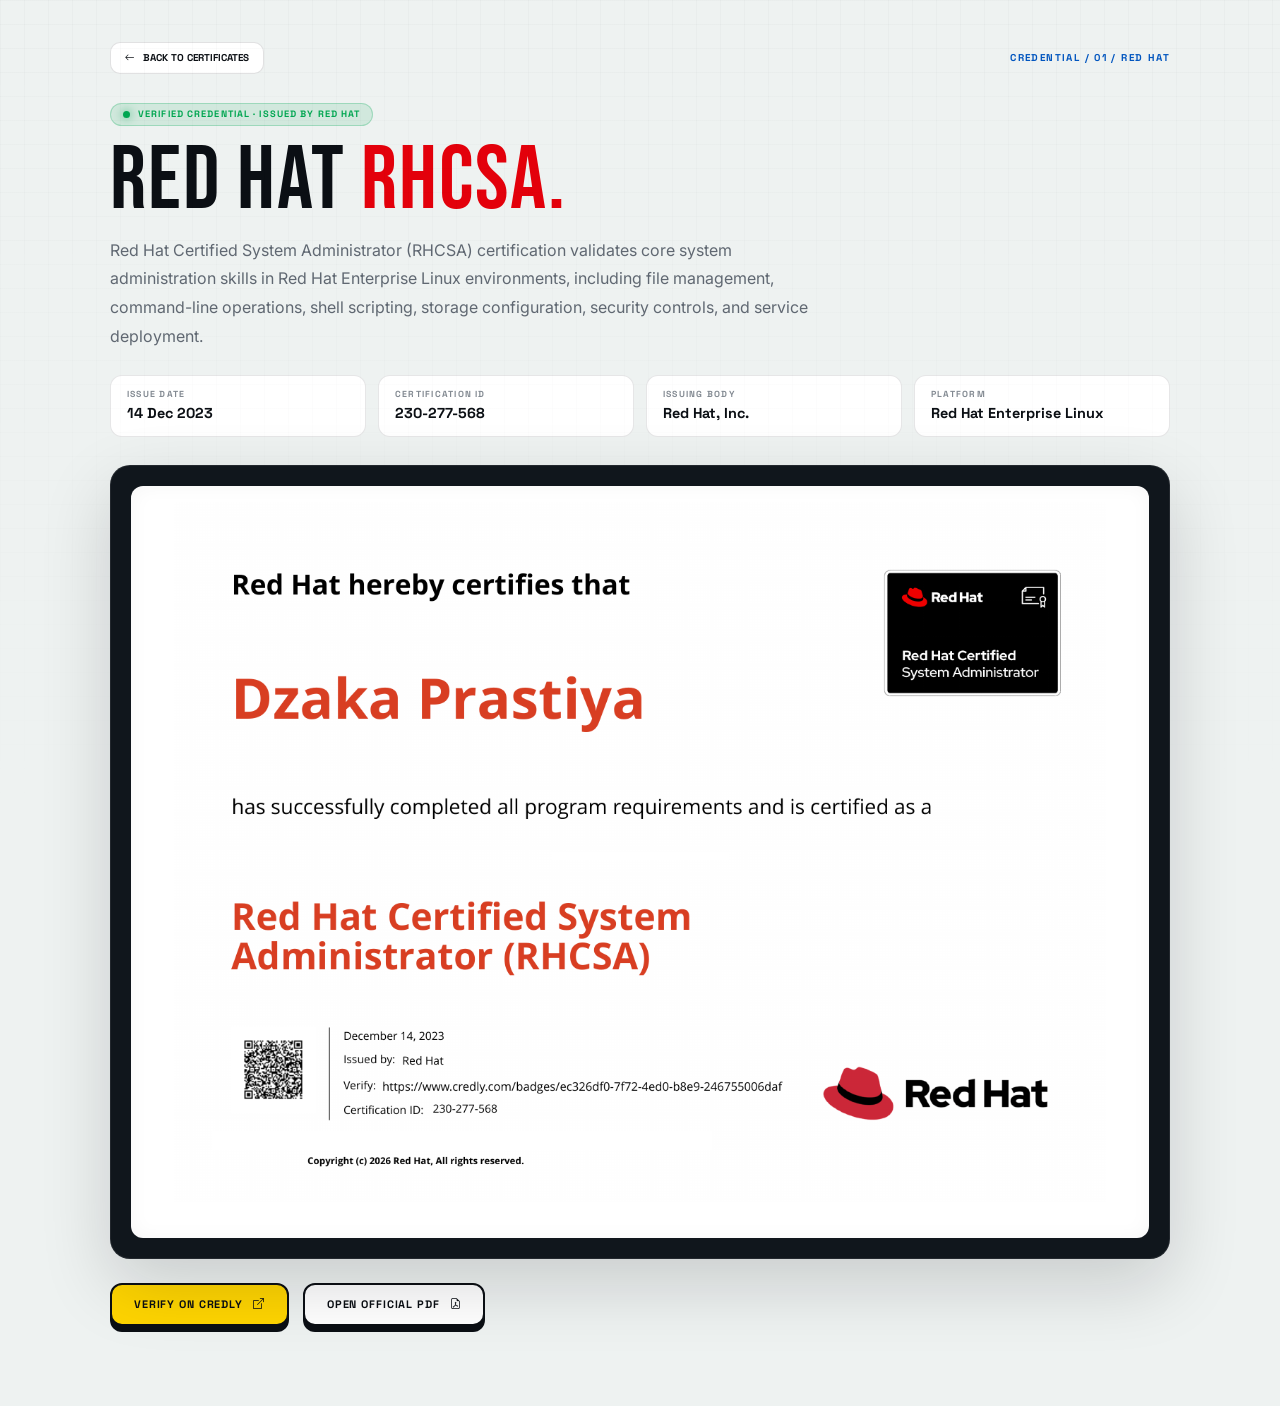
<file: certificate_rhcsa.html>
<!DOCTYPE html>
<html lang="en">

<head>
  <meta charset="utf-8">
  <meta name="viewport" content="width=device-width, initial-scale=1">
  <title>Red Hat Certified System Administrator (RHCSA) — Dzaka Prastiya</title>
  <link rel="icon" href="assets/img/decor/logo.svg">
  <link rel="preconnect" href="https://fonts.googleapis.com">
  <link rel="preconnect" href="https://fonts.gstatic.com" crossorigin>
  <link
    href="https://fonts.googleapis.com/css2?family=Bebas+Neue&family=Inter:wght@400;500;600;700;800&family=Space+Grotesk:wght@400;500;600;700&display=swap"
    rel="stylesheet">
  <link href="assets/vendor/bootstrap-icons/bootstrap-icons.css" rel="stylesheet">
  <link href="assets/css/style.css" rel="stylesheet">
  <style>
    body.cert-page {
      background: #eef2f1;
    }

    .cert-shell {
      max-width: 1100px;
      margin: 0 auto;
      padding: 42px 20px 80px;
    }

    .cert-top {
      display: flex;
      justify-content: space-between;
      gap: 15px;
      align-items: center;
      margin-bottom: 28px;
    }

    .back-link {
      display: inline-flex;
      gap: 8px;
      align-items: center;
      padding: 10px 14px;
      background: #fff;
      border: 1px solid rgba(11, 15, 20, .12);
      border-radius: 10px;
      font: 800 .62rem/1 var(--grotesk);
      transition: all .25s cubic-bezier(.2,.8,.2,1);
    }

    .back-link:hover {
      background: var(--yellow);
      border-color: var(--yellow);
      transform: translateY(-2px);
      box-shadow: 0 6px 16px rgba(255,213,0,.22);
    }

    .cert-code {
      color: var(--blue);
      font: 800 .62rem/1 var(--grotesk);
      letter-spacing: .14em;
    }

    .cert-header {
      margin-bottom: 24px;
    }

    .cert-status-badge {
      display: inline-flex;
      align-items: center;
      gap: 8px;
      padding: 6px 12px;
      border-radius: 20px;
      background: rgba(0, 166, 81, .12);
      border: 1px solid rgba(0, 166, 81, .25);
      color: var(--green);
      font: 800 .58rem/1 var(--grotesk);
      letter-spacing: .12em;
      margin-bottom: 12px;
    }

    .status-dot-active {
      width: 7px;
      height: 7px;
      border-radius: 50%;
      background: var(--green);
      box-shadow: 0 0 10px rgba(0, 166, 81, .8);
      animation: status-breathe 2.4s ease-in-out infinite;
    }

    .cert-title {
      font: 400 clamp(3.2rem, 7vw, 6.2rem)/.84 var(--display);
      margin: 6px 0 16px;
      letter-spacing: .02em;
    }

    .cert-title span {
      color: var(--red);
    }

    .cert-meta-grid {
      display: grid;
      grid-template-columns: repeat(auto-fit, minmax(180px, 1fr));
      gap: 12px;
      margin-bottom: 28px;
    }

    .meta-box {
      background: #fff;
      border: 1px solid rgba(11, 15, 20, .1);
      border-radius: 12px;
      padding: 14px 16px;
      transition: all .25s cubic-bezier(.2,.8,.2,1);
    }

    .meta-box:hover {
      transform: translateY(-2px);
      box-shadow: 0 8px 20px rgba(11, 15, 20, .08);
      border-color: var(--yellow);
    }

    .meta-box small {
      display: block;
      color: #838a92;
      font: 700 .55rem/1 var(--grotesk);
      letter-spacing: .14em;
      margin-bottom: 6px;
    }

    .meta-box strong {
      display: block;
      color: var(--ink);
      font: 700 .9rem/1.2 var(--grotesk);
    }

    .cert-view-card {
      background: #10161c;
      border-radius: 20px;
      padding: 20px;
      box-shadow: var(--shadow);
      border: 1px solid rgba(255,255,255,.08);
      position: relative;
      overflow: hidden;
    }

    .cert-image-frame {
      background: #ffffff;
      border-radius: 12px;
      overflow: hidden;
      display: flex;
      justify-content: center;
      align-items: center;
      padding: 16px;
      box-shadow: inset 0 0 20px rgba(0,0,0,.04);
    }

    .cert-image-frame img {
      width: 100%;
      max-height: 720px;
      object-fit: contain;
      border-radius: 6px;
      transition: transform .4s cubic-bezier(.2,.8,.2,1);
    }

    .cert-view-card:hover .cert-image-frame img {
      transform: scale(1.015);
    }

    .cert-actions {
      display: flex;
      gap: 14px;
      flex-wrap: wrap;
      margin-top: 24px;
    }

    .btn-action-brick {
      display: inline-flex;
      align-items: center;
      gap: 10px;
      padding: 14px 22px;
      border-radius: 12px;
      border: 2px solid var(--ink);
      font: 800 .68rem/1 var(--grotesk);
      letter-spacing: .08em;
      text-transform: uppercase;
      transition: all .2s cubic-bezier(.2,.8,.2,1);
      cursor: pointer;
    }

    .btn-action-yellow {
      background: var(--yellow);
      color: var(--ink);
      box-shadow: 0 6px 0 var(--ink);
    }

    .btn-action-yellow:hover {
      background: #ffe033;
      transform: translateY(-3px);
      box-shadow: 0 9px 0 var(--ink);
    }

    .btn-action-yellow:active {
      transform: translateY(2px);
      box-shadow: 0 3px 0 var(--ink);
    }

    .btn-action-dark {
      background: #fff;
      color: var(--ink);
      box-shadow: 0 6px 0 var(--ink);
    }

    .btn-action-dark:hover {
      background: #f0f2f1;
      transform: translateY(-3px);
      box-shadow: 0 9px 0 var(--ink);
    }

    .btn-action-dark:active {
      transform: translateY(2px);
      box-shadow: 0 3px 0 var(--ink);
    }

    @media(max-width: 600px) {
      .btn-action-brick {
        width: 100%;
        justify-content: center;
      }
    }
  </style>
</head>

<body class="cert-page">
  <main class="cert-shell">
    <div class="cert-top">
      <a class="back-link" href="index.html#certificates"><i class="bi bi-arrow-left"></i> BACK TO CERTIFICATES</a>
      <div class="cert-code">CREDENTIAL / 01 / RED HAT</div>
    </div>

    <header class="cert-header">
      <div class="cert-status-badge">
        <span class="status-dot-active"></span>
        VERIFIED CREDENTIAL · ISSUED BY RED HAT
      </div>
      <h1 class="cert-title">RED HAT <span>RHCSA.</span></h1>
      <p style="color: #606872; max-width: 720px; line-height: 1.8; margin-top: 8px;">
        Red Hat Certified System Administrator (RHCSA) certification validates core system administration skills in Red Hat Enterprise Linux environments, including file management, command-line operations, shell scripting, storage configuration, security controls, and service deployment.
      </p>
    </header>

    <div class="cert-meta-grid">
      <div class="meta-box">
        <small>ISSUE DATE</small>
        <strong>14 Dec 2023</strong>
      </div>
      <div class="meta-box">
        <small>CERTIFICATION ID</small>
        <strong>230-277-568</strong>
      </div>
      <div class="meta-box">
        <small>ISSUING BODY</small>
        <strong>Red Hat, Inc.</strong>
      </div>
      <div class="meta-box">
        <small>PLATFORM</small>
        <strong>Red Hat Enterprise Linux</strong>
      </div>
    </div>

    <div class="cert-view-card">
      <div class="cert-image-frame">
        <img src="assets/img/certificates/rhcsa.png" alt="Red Hat Certified System Administrator (RHCSA) Certificate of Dzaka Prastiya">
      </div>
    </div>

    <div class="cert-actions">
      <a href="https://www.credly.com/badges/ec326df0-7f72-4ed0-b8e9-246755006daf" target="_blank"
        rel="noopener noreferrer" class="btn-action-brick btn-action-yellow">
        VERIFY ON CREDLY <i class="bi bi-box-arrow-up-right"></i>
      </a>
      <a href="assets/img/certificates/RHCSA-Dzaka.pdf" target="_blank" class="btn-action-brick btn-action-dark">
        OPEN OFFICIAL PDF <i class="bi bi-file-earmark-pdf"></i>
      </a>
    </div>
  </main>
</body>

</html>
</file>
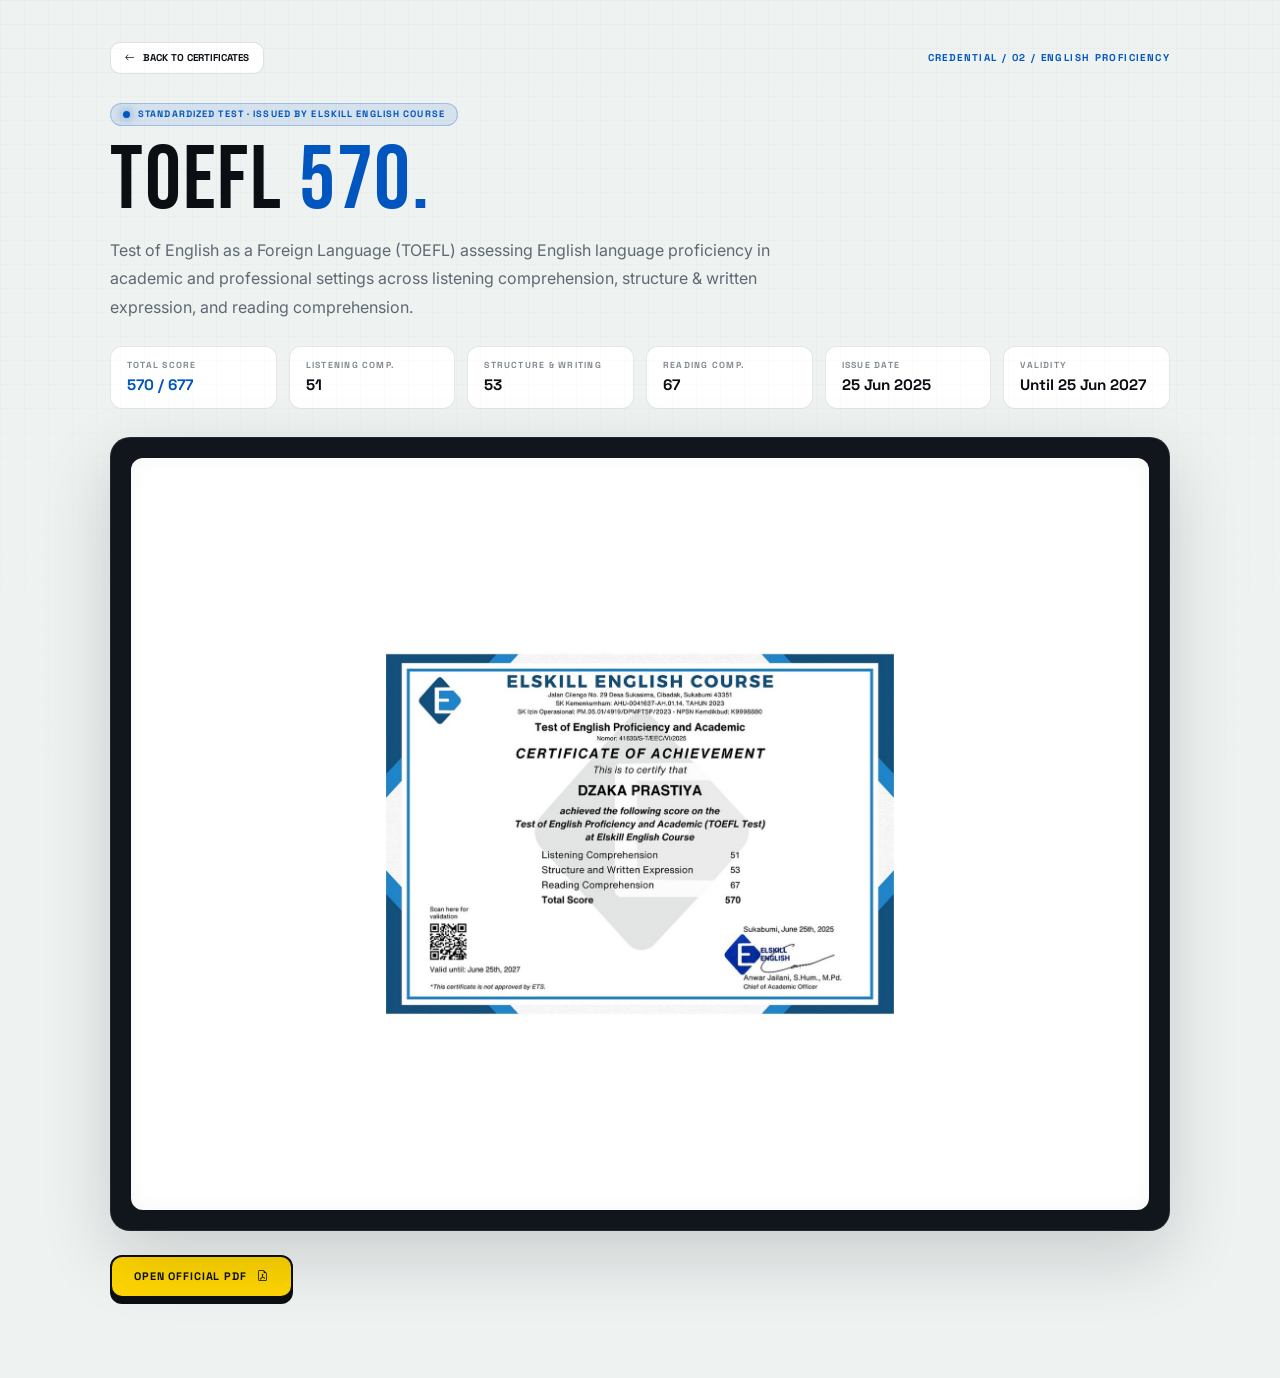
<file: certificate_toefl.html>
<!DOCTYPE html>
<html lang="en">

<head>
  <meta charset="utf-8">
  <meta name="viewport" content="width=device-width, initial-scale=1">
  <title>Test of English Proficiency (TOEFL) — Dzaka Prastiya</title>
  <link rel="icon" href="assets/img/decor/logo.svg">
  <link rel="preconnect" href="https://fonts.googleapis.com">
  <link rel="preconnect" href="https://fonts.gstatic.com" crossorigin>
  <link
    href="https://fonts.googleapis.com/css2?family=Bebas+Neue&family=Inter:wght@400;500;600;700;800&family=Space+Grotesk:wght@400;500;600;700&display=swap"
    rel="stylesheet">
  <link href="assets/vendor/bootstrap-icons/bootstrap-icons.css" rel="stylesheet">
  <link href="assets/css/style.css" rel="stylesheet">
  <style>
    body.cert-page {
      background: #eef2f1;
    }

    .cert-shell {
      max-width: 1100px;
      margin: 0 auto;
      padding: 42px 20px 80px;
    }

    .cert-top {
      display: flex;
      justify-content: space-between;
      gap: 15px;
      align-items: center;
      margin-bottom: 28px;
    }

    .back-link {
      display: inline-flex;
      gap: 8px;
      align-items: center;
      padding: 10px 14px;
      background: #fff;
      border: 1px solid rgba(11, 15, 20, .12);
      border-radius: 10px;
      font: 800 .62rem/1 var(--grotesk);
      transition: all .25s cubic-bezier(.2,.8,.2,1);
    }

    .back-link:hover {
      background: var(--yellow);
      border-color: var(--yellow);
      transform: translateY(-2px);
      box-shadow: 0 6px 16px rgba(255,213,0,.22);
    }

    .cert-code {
      color: var(--blue);
      font: 800 .62rem/1 var(--grotesk);
      letter-spacing: .14em;
    }

    .cert-header {
      margin-bottom: 24px;
    }

    .cert-status-badge {
      display: inline-flex;
      align-items: center;
      gap: 8px;
      padding: 6px 12px;
      border-radius: 20px;
      background: rgba(0, 85, 191, .1);
      border: 1px solid rgba(0, 85, 191, .25);
      color: var(--blue);
      font: 800 .58rem/1 var(--grotesk);
      letter-spacing: .12em;
      margin-bottom: 12px;
    }

    .status-dot-active {
      width: 7px;
      height: 7px;
      border-radius: 50%;
      background: var(--blue);
      box-shadow: 0 0 10px rgba(0, 85, 191, .8);
      animation: status-breathe 2.4s ease-in-out infinite;
    }

    .cert-title {
      font: 400 clamp(3.2rem, 7vw, 6.2rem)/.84 var(--display);
      margin: 6px 0 16px;
      letter-spacing: .02em;
    }

    .cert-title span {
      color: var(--blue);
    }

    .cert-meta-grid {
      display: grid;
      grid-template-columns: repeat(auto-fit, minmax(160px, 1fr));
      gap: 12px;
      margin-bottom: 28px;
    }

    .meta-box {
      background: #fff;
      border: 1px solid rgba(11, 15, 20, .1);
      border-radius: 12px;
      padding: 14px 16px;
      transition: all .25s cubic-bezier(.2,.8,.2,1);
    }

    .meta-box:hover {
      transform: translateY(-2px);
      box-shadow: 0 8px 20px rgba(11, 15, 20, .08);
      border-color: var(--yellow);
    }

    .meta-box small {
      display: block;
      color: #838a92;
      font: 700 .55rem/1 var(--grotesk);
      letter-spacing: .14em;
      margin-bottom: 6px;
    }

    .meta-box strong {
      display: block;
      color: var(--ink);
      font: 700 .95rem/1.2 var(--grotesk);
    }

    .cert-view-card {
      background: #10161c;
      border-radius: 20px;
      padding: 20px;
      box-shadow: var(--shadow);
      border: 1px solid rgba(255,255,255,.08);
      position: relative;
      overflow: hidden;
    }

    .cert-image-frame {
      background: #ffffff;
      border-radius: 12px;
      overflow: hidden;
      display: flex;
      justify-content: center;
      align-items: center;
      padding: 16px;
      box-shadow: inset 0 0 20px rgba(0,0,0,.04);
    }

    .cert-image-frame img {
      width: 100%;
      max-height: 720px;
      object-fit: contain;
      border-radius: 6px;
      transition: transform .4s cubic-bezier(.2,.8,.2,1);
    }

    .cert-view-card:hover .cert-image-frame img {
      transform: scale(1.015);
    }

    .cert-actions {
      display: flex;
      gap: 14px;
      flex-wrap: wrap;
      margin-top: 24px;
    }

    .btn-action-brick {
      display: inline-flex;
      align-items: center;
      gap: 10px;
      padding: 14px 22px;
      border-radius: 12px;
      border: 2px solid var(--ink);
      font: 800 .68rem/1 var(--grotesk);
      letter-spacing: .08em;
      text-transform: uppercase;
      transition: all .2s cubic-bezier(.2,.8,.2,1);
      cursor: pointer;
    }

    .btn-action-yellow {
      background: var(--yellow);
      color: var(--ink);
      box-shadow: 0 6px 0 var(--ink);
    }

    .btn-action-yellow:hover {
      background: #ffe033;
      transform: translateY(-3px);
      box-shadow: 0 9px 0 var(--ink);
    }

    .btn-action-yellow:active {
      transform: translateY(2px);
      box-shadow: 0 3px 0 var(--ink);
    }

    @media(max-width: 600px) {
      .btn-action-brick {
        width: 100%;
        justify-content: center;
      }
    }
  </style>
</head>

<body class="cert-page">
  <main class="cert-shell">
    <div class="cert-top">
      <a class="back-link" href="index.html#certificates"><i class="bi bi-arrow-left"></i> BACK TO CERTIFICATES</a>
      <div class="cert-code">CREDENTIAL / 02 / ENGLISH PROFICIENCY</div>
    </div>

    <header class="cert-header">
      <div class="cert-status-badge">
        <span class="status-dot-active"></span>
        STANDARDIZED TEST · ISSUED BY ELSKILL ENGLISH COURSE
      </div>
      <h1 class="cert-title">TOEFL <span>570.</span></h1>
      <p style="color: #606872; max-width: 720px; line-height: 1.8; margin-top: 8px;">
        Test of English as a Foreign Language (TOEFL) assessing English language proficiency in academic and professional settings across listening comprehension, structure & written expression, and reading comprehension.
      </p>
    </header>

    <div class="cert-meta-grid">
      <div class="meta-box">
        <small>TOTAL SCORE</small>
        <strong style="color: var(--blue);">570 / 677</strong>
      </div>
      <div class="meta-box">
        <small>LISTENING COMP.</small>
        <strong>51</strong>
      </div>
      <div class="meta-box">
        <small>STRUCTURE & WRITING</small>
        <strong>53</strong>
      </div>
      <div class="meta-box">
        <small>READING COMP.</small>
        <strong>67</strong>
      </div>
      <div class="meta-box">
        <small>ISSUE DATE</small>
        <strong>25 Jun 2025</strong>
      </div>
      <div class="meta-box">
        <small>VALIDITY</small>
        <strong>Until 25 Jun 2027</strong>
      </div>
    </div>

    <div class="cert-view-card">
      <div class="cert-image-frame">
        <img src="assets/img/certificates/toefl.png" alt="Official TOEFL Certificate of Dzaka Prastiya with a total score of 570">
      </div>
    </div>

    <div class="cert-actions">
      <a href="assets/img/certificates/TOEFL-Dzaka.pdf" target="_blank" class="btn-action-brick btn-action-yellow">
        OPEN OFFICIAL PDF <i class="bi bi-file-earmark-pdf"></i>
      </a>
    </div>
  </main>
</body>

</html>
</file>
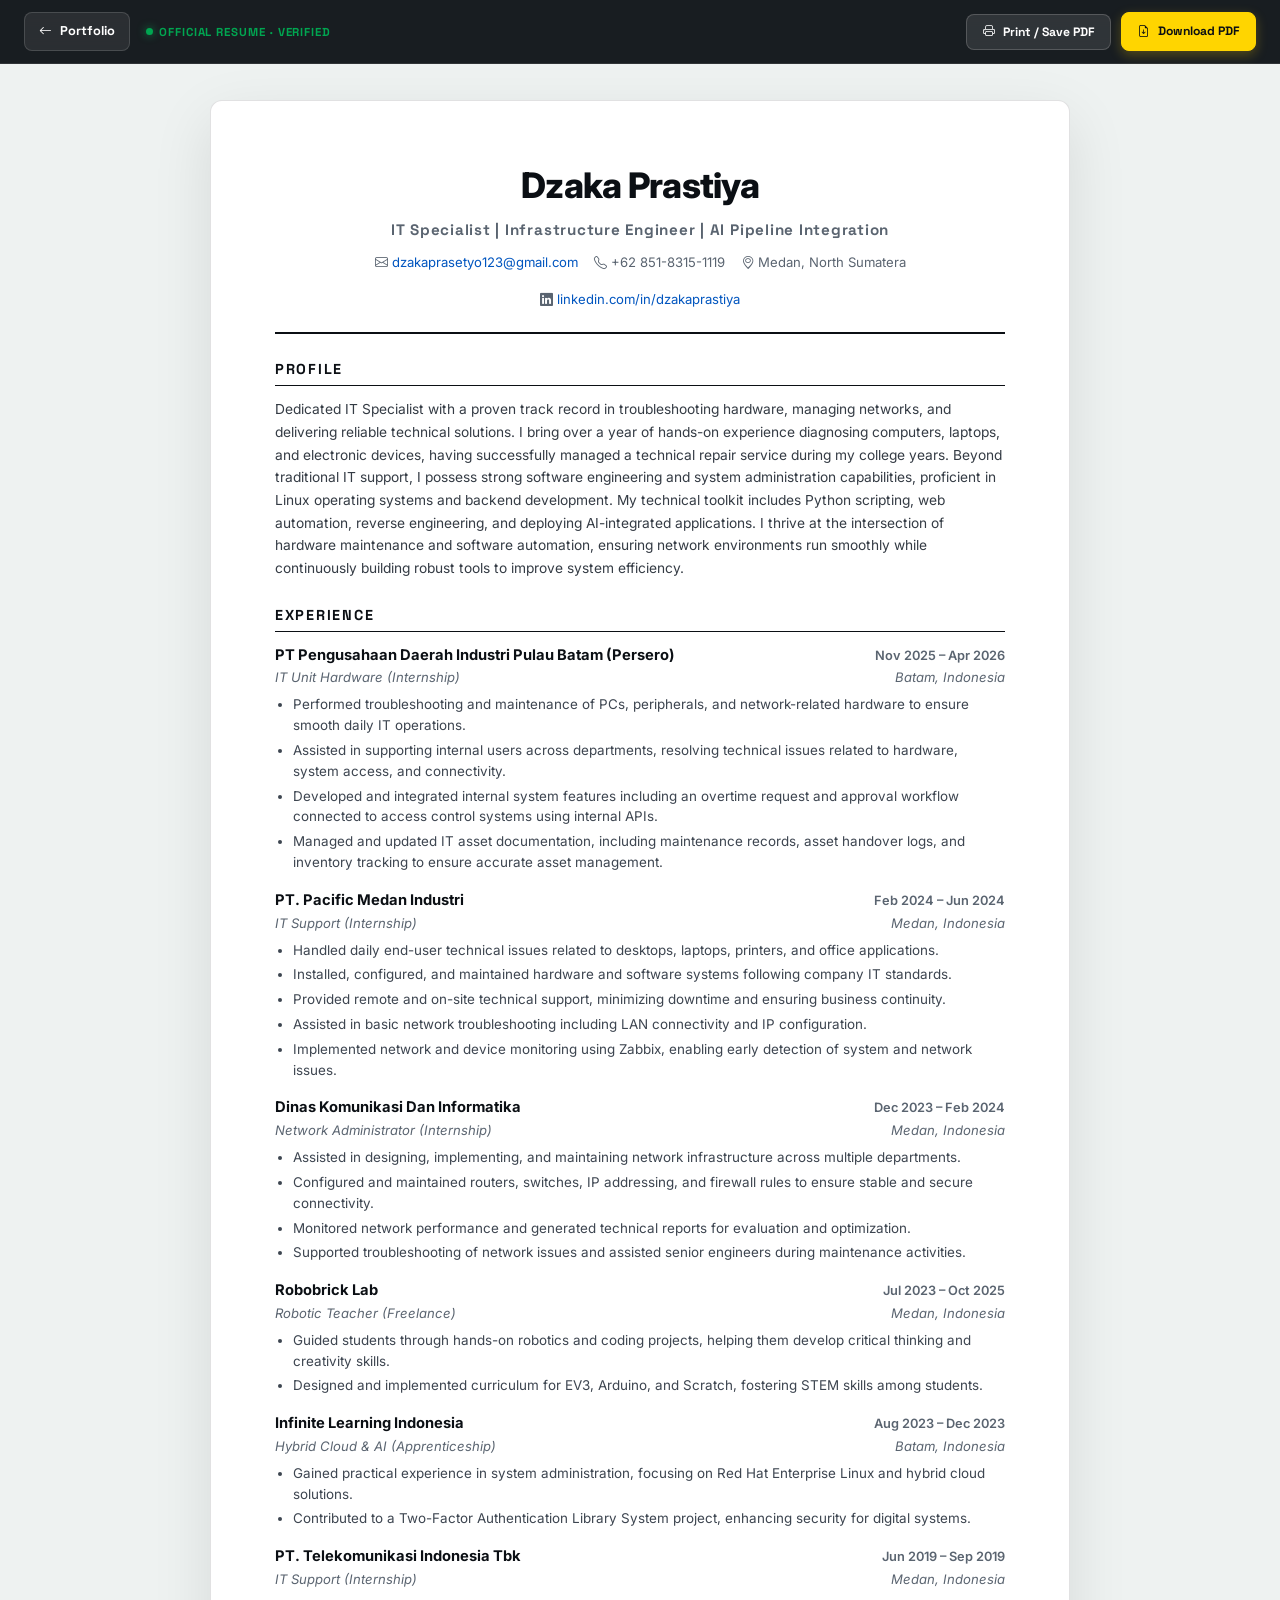
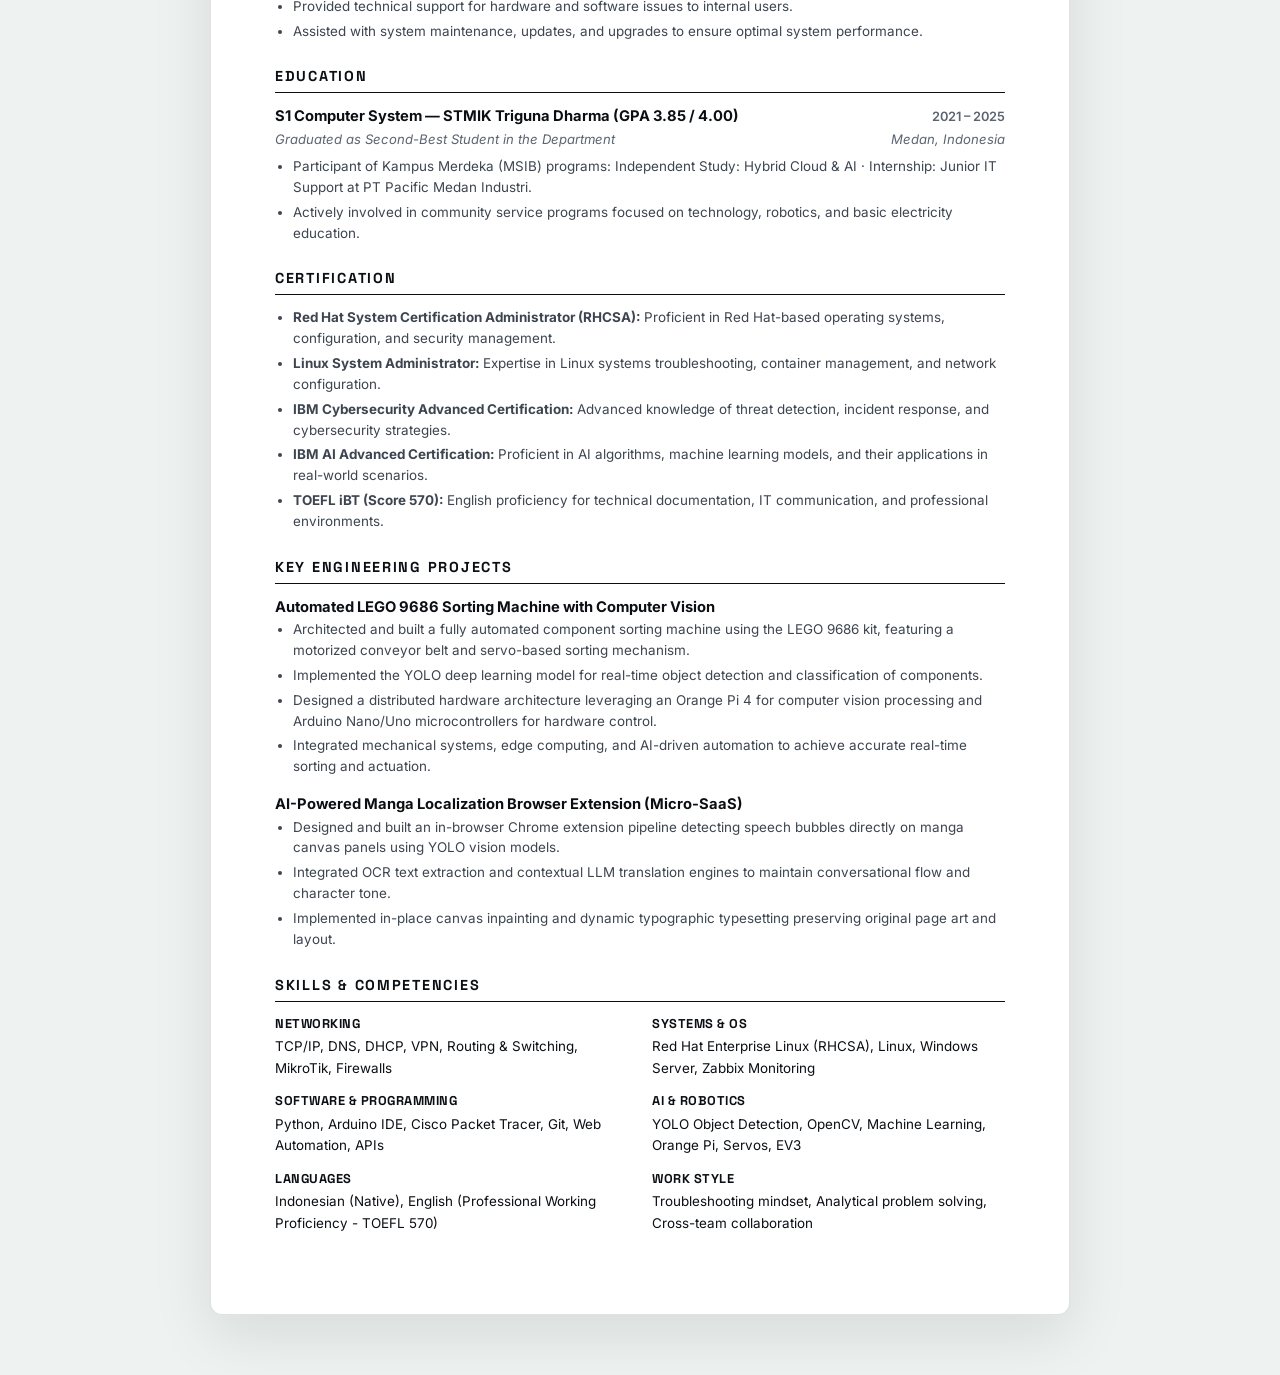
<file: cv_preview.html>
<!DOCTYPE html>
<html lang="en">

<head>
  <meta charset="utf-8">
  <meta name="viewport" content="width=device-width, initial-scale=1">
  <title>Curriculum Vitae — Dzaka Prastiya</title>
  <link rel="icon" href="assets/img/decor/logo.svg">
  <link rel="preconnect" href="https://fonts.googleapis.com">
  <link rel="preconnect" href="https://fonts.gstatic.com" crossorigin>
  <link
    href="https://fonts.googleapis.com/css2?family=Inter:wght@400;500;600;700;800&family=Space+Grotesk:wght@500;700;800&display=swap"
    rel="stylesheet">
  <link href="assets/vendor/bootstrap-icons/bootstrap-icons.css" rel="stylesheet">
  <style>
    :root {
      --ink: #0b0f14;
      --paper: #f8faf9;
      --card-bg: #ffffff;
      --border: rgba(11, 15, 20, 0.12);
      --yellow: #ffd500;
      --blue: #0055bf;
      --green: #00a651;
      --muted: #5a6470;
    }

    * {
      box-sizing: border-box;
      margin: 0;
      padding: 0;
    }

    body {
      font-family: 'Inter', -apple-system, BlinkMacSystemFont, sans-serif;
      background: #eef2f1;
      color: var(--ink);
      line-height: 1.6;
      -webkit-font-smoothing: antialiased;
    }

    /* Top Sticky Control Bar */
    .top-bar {
      position: sticky;
      top: 0;
      z-index: 100;
      background: rgba(11, 15, 20, 0.94);
      backdrop-filter: blur(12px);
      border-bottom: 1px solid rgba(255, 255, 255, 0.1);
      padding: 12px 24px;
      display: flex;
      justify-content: space-between;
      align-items: center;
      gap: 16px;
      flex-wrap: wrap;
    }

    .top-bar-left {
      display: flex;
      align-items: center;
      gap: 16px;
    }

    .back-btn {
      display: inline-flex;
      align-items: center;
      gap: 8px;
      color: #fff;
      text-decoration: none;
      font-family: 'Space Grotesk', sans-serif;
      font-size: 0.8rem;
      font-weight: 700;
      padding: 8px 14px;
      border-radius: 8px;
      background: rgba(255, 255, 255, 0.08);
      border: 1px solid rgba(255, 255, 255, 0.14);
      transition: all 0.2s;
    }

    .back-btn:hover {
      background: var(--yellow);
      color: var(--ink);
      border-color: var(--yellow);
    }

    .cv-badge {
      display: inline-flex;
      align-items: center;
      gap: 6px;
      color: var(--green);
      font-size: 0.72rem;
      font-weight: 700;
      font-family: 'Space Grotesk', sans-serif;
      letter-spacing: 0.08em;
    }

    .cv-badge .dot {
      width: 7px;
      height: 7px;
      border-radius: 50%;
      background: var(--green);
      box-shadow: 0 0 8px rgba(0, 166, 81, 0.8);
    }

    .top-bar-actions {
      display: flex;
      align-items: center;
      gap: 10px;
    }

    .btn-action {
      display: inline-flex;
      align-items: center;
      gap: 8px;
      padding: 9px 16px;
      border-radius: 8px;
      font-family: 'Space Grotesk', sans-serif;
      font-size: 0.76rem;
      font-weight: 800;
      text-decoration: none;
      cursor: pointer;
      border: 1px solid transparent;
      transition: all 0.2s;
    }

    .btn-download {
      background: var(--yellow);
      color: var(--ink);
      border: 1px solid var(--yellow);
      box-shadow: 0 4px 12px rgba(255, 213, 0, 0.25);
    }

    .btn-download:hover {
      background: #ffe033;
      transform: translateY(-1px);
    }

    .btn-print {
      background: rgba(255, 255, 255, 0.1);
      color: #fff;
      border-color: rgba(255, 255, 255, 0.18);
    }

    .btn-print:hover {
      background: rgba(255, 255, 255, 0.2);
    }

    /* CV Document Shell (A4 paper simulation) */
    .document-shell {
      max-width: 860px;
      margin: 36px auto 60px;
      background: var(--card-bg);
      border-radius: 12px;
      padding: 56px 64px;
      box-shadow: 0 20px 60px rgba(11, 15, 20, 0.1);
      border: 1px solid var(--border);
    }

    /* Header */
    .cv-header {
      text-align: center;
      padding-bottom: 22px;
      border-bottom: 2px solid var(--ink);
      margin-bottom: 24px;
    }

    .cv-name {
      font-size: 2.2rem;
      font-weight: 800;
      letter-spacing: -0.02em;
      color: var(--ink);
    }

    .cv-role {
      font-family: 'Space Grotesk', sans-serif;
      font-size: 0.95rem;
      font-weight: 700;
      color: var(--muted);
      margin: 4px 0 10px;
      letter-spacing: 0.05em;
    }

    .cv-contact {
      display: flex;
      justify-content: center;
      gap: 16px;
      flex-wrap: wrap;
      font-size: 0.82rem;
      color: var(--muted);
    }

    .cv-contact a {
      color: var(--blue);
      text-decoration: none;
    }

    .cv-contact a:hover {
      text-decoration: underline;
    }

    /* Sections */
    .cv-section {
      margin-bottom: 24px;
    }

    .cv-section-title {
      font-family: 'Space Grotesk', sans-serif;
      font-size: 0.9rem;
      font-weight: 800;
      letter-spacing: 0.12em;
      color: var(--ink);
      padding-bottom: 4px;
      border-bottom: 1.5px solid var(--ink);
      margin-bottom: 12px;
      text-transform: uppercase;
    }

    .cv-paragraph {
      font-size: 0.86rem;
      color: #343b44;
      line-height: 1.65;
    }

    /* Timeline Entries */
    .cv-entry {
      margin-bottom: 16px;
    }

    .cv-entry-head {
      display: flex;
      justify-content: space-between;
      align-items: baseline;
      gap: 10px;
      flex-wrap: wrap;
    }

    .cv-entry-title {
      font-size: 0.92rem;
      font-weight: 700;
      color: var(--ink);
    }

    .cv-entry-date {
      font-size: 0.8rem;
      font-weight: 600;
      color: var(--muted);
    }

    .cv-entry-sub {
      display: flex;
      justify-content: space-between;
      font-size: 0.82rem;
      color: var(--muted);
      font-style: italic;
      margin-bottom: 6px;
    }

    .cv-bullets {
      padding-left: 18px;
      font-size: 0.84rem;
      color: #3d4550;
      line-height: 1.55;
    }

    .cv-bullets li {
      margin-bottom: 4px;
    }

    /* Grid layout for skills */
    .cv-skills-grid {
      display: grid;
      grid-template-columns: 1fr 1fr;
      gap: 12px 24px;
    }

    .cv-skill-item {
      font-size: 0.84rem;
    }

    .cv-skill-item strong {
      display: block;
      color: var(--ink);
      font-size: 0.8rem;
      font-family: 'Space Grotesk', sans-serif;
      letter-spacing: 0.04em;
      margin-bottom: 2px;
    }

    /* Print Stylesheet */
    @media print {
      body {
        background: #fff !important;
      }

      .top-bar {
        display: none !important;
      }

      .document-shell {
        box-shadow: none !important;
        border: none !important;
        margin: 0 !important;
        padding: 0 !important;
        max-width: 100% !important;
      }
    }

    @media (max-width: 700px) {
      .document-shell {
        padding: 28px 20px;
        margin: 16px 12px;
      }

      .cv-skills-grid {
        grid-template-columns: 1fr;
      }
    }
  </style>
</head>

<body>

  <!-- Top Sticky Navigation & Action Bar -->
  <header class="top-bar">
    <div class="top-bar-left">
      <a href="index.html" class="back-btn"><i class="bi bi-arrow-left"></i> Portfolio</a>
      <div class="cv-badge"><span class="dot"></span> OFFICIAL RESUME · VERIFIED</div>
    </div>
    <div class="top-bar-actions">
      <button type="button" class="btn-action btn-print" onclick="window.print()"><i class="bi bi-printer"></i> Print / Save PDF</button>
      <a href="assets/docs/CV_Dzaka_Prastiya.pdf" download="CV_Dzaka_Prastiya.pdf" class="btn-action btn-download"><i class="bi bi-file-earmark-arrow-down"></i> Download PDF</a>
    </div>
  </header>

  <!-- Document Body -->
  <main class="document-shell">

    <!-- Header -->
    <header class="cv-header">
      <h1 class="cv-name">Dzaka Prastiya</h1>
      <p class="cv-role">IT Specialist | Infrastructure Engineer | AI Pipeline Integration</p>
      <div class="cv-contact">
        <span><i class="bi bi-envelope"></i> <a href="mailto:dzakaprasetyo123@gmail.com">dzakaprasetyo123@gmail.com</a></span>
        <span><i class="bi bi-telephone"></i> +62 851-8315-1119</span>
        <span><i class="bi bi-geo-alt"></i> Medan, North Sumatera</span>
        <span><i class="bi bi-linkedin"></i> <a href="https://www.linkedin.com/in/dzakaprastiya/" target="_blank">linkedin.com/in/dzakaprastiya</a></span>
      </div>
    </header>

    <!-- Profile -->
    <section class="cv-section">
      <h2 class="cv-section-title">PROFILE</h2>
      <p class="cv-paragraph">
        Dedicated IT Specialist with a proven track record in troubleshooting hardware, managing networks, and delivering reliable technical solutions. I bring over a year of hands-on experience diagnosing computers, laptops, and electronic devices, having successfully managed a technical repair service during my college years. Beyond traditional IT support, I possess strong software engineering and system administration capabilities, proficient in Linux operating systems and backend development. My technical toolkit includes Python scripting, web automation, reverse engineering, and deploying AI-integrated applications. I thrive at the intersection of hardware maintenance and software automation, ensuring network environments run smoothly while continuously building robust tools to improve system efficiency.
      </p>
    </section>

    <!-- Experience -->
    <section class="cv-section">
      <h2 class="cv-section-title">EXPERIENCE</h2>

      <article class="cv-entry">
        <div class="cv-entry-head">
          <div class="cv-entry-title">PT Pengusahaan Daerah Industri Pulau Batam (Persero)</div>
          <div class="cv-entry-date">Nov 2025 – Apr 2026</div>
        </div>
        <div class="cv-entry-sub">
          <span>IT Unit Hardware (Internship)</span>
          <span>Batam, Indonesia</span>
        </div>
        <ul class="cv-bullets">
          <li>Performed troubleshooting and maintenance of PCs, peripherals, and network-related hardware to ensure smooth daily IT operations.</li>
          <li>Assisted in supporting internal users across departments, resolving technical issues related to hardware, system access, and connectivity.</li>
          <li>Developed and integrated internal system features including an overtime request and approval workflow connected to access control systems using internal APIs.</li>
          <li>Managed and updated IT asset documentation, including maintenance records, asset handover logs, and inventory tracking to ensure accurate asset management.</li>
        </ul>
      </article>

      <article class="cv-entry">
        <div class="cv-entry-head">
          <div class="cv-entry-title">PT. Pacific Medan Industri</div>
          <div class="cv-entry-date">Feb 2024 – Jun 2024</div>
        </div>
        <div class="cv-entry-sub">
          <span>IT Support (Internship)</span>
          <span>Medan, Indonesia</span>
        </div>
        <ul class="cv-bullets">
          <li>Handled daily end-user technical issues related to desktops, laptops, printers, and office applications.</li>
          <li>Installed, configured, and maintained hardware and software systems following company IT standards.</li>
          <li>Provided remote and on-site technical support, minimizing downtime and ensuring business continuity.</li>
          <li>Assisted in basic network troubleshooting including LAN connectivity and IP configuration.</li>
          <li>Implemented network and device monitoring using Zabbix, enabling early detection of system and network issues.</li>
        </ul>
      </article>

      <article class="cv-entry">
        <div class="cv-entry-head">
          <div class="cv-entry-title">Dinas Komunikasi Dan Informatika</div>
          <div class="cv-entry-date">Dec 2023 – Feb 2024</div>
        </div>
        <div class="cv-entry-sub">
          <span>Network Administrator (Internship)</span>
          <span>Medan, Indonesia</span>
        </div>
        <ul class="cv-bullets">
          <li>Assisted in designing, implementing, and maintaining network infrastructure across multiple departments.</li>
          <li>Configured and maintained routers, switches, IP addressing, and firewall rules to ensure stable and secure connectivity.</li>
          <li>Monitored network performance and generated technical reports for evaluation and optimization.</li>
          <li>Supported troubleshooting of network issues and assisted senior engineers during maintenance activities.</li>
        </ul>
      </article>

      <article class="cv-entry">
        <div class="cv-entry-head">
          <div class="cv-entry-title">Robobrick Lab</div>
          <div class="cv-entry-date">Jul 2023 – Oct 2025</div>
        </div>
        <div class="cv-entry-sub">
          <span>Robotic Teacher (Freelance)</span>
          <span>Medan, Indonesia</span>
        </div>
        <ul class="cv-bullets">
          <li>Guided students through hands-on robotics and coding projects, helping them develop critical thinking and creativity skills.</li>
          <li>Designed and implemented curriculum for EV3, Arduino, and Scratch, fostering STEM skills among students.</li>
        </ul>
      </article>

      <article class="cv-entry">
        <div class="cv-entry-head">
          <div class="cv-entry-title">Infinite Learning Indonesia</div>
          <div class="cv-entry-date">Aug 2023 – Dec 2023</div>
        </div>
        <div class="cv-entry-sub">
          <span>Hybrid Cloud & AI (Apprenticeship)</span>
          <span>Batam, Indonesia</span>
        </div>
        <ul class="cv-bullets">
          <li>Gained practical experience in system administration, focusing on Red Hat Enterprise Linux and hybrid cloud solutions.</li>
          <li>Contributed to a Two-Factor Authentication Library System project, enhancing security for digital systems.</li>
        </ul>
      </article>

      <article class="cv-entry">
        <div class="cv-entry-head">
          <div class="cv-entry-title">PT. Telekomunikasi Indonesia Tbk</div>
          <div class="cv-entry-date">Jun 2019 – Sep 2019</div>
        </div>
        <div class="cv-entry-sub">
          <span>IT Support (Internship)</span>
          <span>Medan, Indonesia</span>
        </div>
        <ul class="cv-bullets">
          <li>Provided technical support for hardware and software issues to internal users.</li>
          <li>Assisted with system maintenance, updates, and upgrades to ensure optimal system performance.</li>
        </ul>
      </article>
    </section>

    <!-- Education -->
    <section class="cv-section">
      <h2 class="cv-section-title">EDUCATION</h2>
      <article class="cv-entry">
        <div class="cv-entry-head">
          <div class="cv-entry-title">S1 Computer System — STMIK Triguna Dharma (GPA 3.85 / 4.00)</div>
          <div class="cv-entry-date">2021 – 2025</div>
        </div>
        <div class="cv-entry-sub">
          <span>Graduated as Second-Best Student in the Department</span>
          <span>Medan, Indonesia</span>
        </div>
        <ul class="cv-bullets">
          <li>Participant of Kampus Merdeka (MSIB) programs: Independent Study: Hybrid Cloud & AI · Internship: Junior IT Support at PT Pacific Medan Industri.</li>
          <li>Actively involved in community service programs focused on technology, robotics, and basic electricity education.</li>
        </ul>
      </article>
    </section>

    <!-- Certifications -->
    <section class="cv-section">
      <h2 class="cv-section-title">CERTIFICATION</h2>
      <ul class="cv-bullets">
        <li><strong>Red Hat System Certification Administrator (RHCSA):</strong> Proficient in Red Hat-based operating systems, configuration, and security management.</li>
        <li><strong>Linux System Administrator:</strong> Expertise in Linux systems troubleshooting, container management, and network configuration.</li>
        <li><strong>IBM Cybersecurity Advanced Certification:</strong> Advanced knowledge of threat detection, incident response, and cybersecurity strategies.</li>
        <li><strong>IBM AI Advanced Certification:</strong> Proficient in AI algorithms, machine learning models, and their applications in real-world scenarios.</li>
        <li><strong>TOEFL iBT (Score 570):</strong> English proficiency for technical documentation, IT communication, and professional environments.</li>
      </ul>
    </section>

    <!-- Projects -->
    <section class="cv-section">
      <h2 class="cv-section-title">KEY ENGINEERING PROJECTS</h2>
      <article class="cv-entry">
        <div class="cv-entry-head">
          <div class="cv-entry-title">Automated LEGO 9686 Sorting Machine with Computer Vision</div>
        </div>
        <ul class="cv-bullets">
          <li>Architected and built a fully automated component sorting machine using the LEGO 9686 kit, featuring a motorized conveyor belt and servo-based sorting mechanism.</li>
          <li>Implemented the YOLO deep learning model for real-time object detection and classification of components.</li>
          <li>Designed a distributed hardware architecture leveraging an Orange Pi 4 for computer vision processing and Arduino Nano/Uno microcontrollers for hardware control.</li>
          <li>Integrated mechanical systems, edge computing, and AI-driven automation to achieve accurate real-time sorting and actuation.</li>
        </ul>
      </article>

      <article class="cv-entry">
        <div class="cv-entry-head">
          <div class="cv-entry-title">AI-Powered Manga Localization Browser Extension (Micro-SaaS)</div>
        </div>
        <ul class="cv-bullets">
          <li>Designed and built an in-browser Chrome extension pipeline detecting speech bubbles directly on manga canvas panels using YOLO vision models.</li>
          <li>Integrated OCR text extraction and contextual LLM translation engines to maintain conversational flow and character tone.</li>
          <li>Implemented in-place canvas inpainting and dynamic typographic typesetting preserving original page art and layout.</li>
        </ul>
      </article>
    </section>

    <!-- Skills -->
    <section class="cv-section">
      <h2 class="cv-section-title">SKILLS & COMPETENCIES</h2>
      <div class="cv-skills-grid">
        <div class="cv-skill-item">
          <strong>NETWORKING</strong>
          <span>TCP/IP, DNS, DHCP, VPN, Routing & Switching, MikroTik, Firewalls</span>
        </div>
        <div class="cv-skill-item">
          <strong>SYSTEMS & OS</strong>
          <span>Red Hat Enterprise Linux (RHCSA), Linux, Windows Server, Zabbix Monitoring</span>
        </div>
        <div class="cv-skill-item">
          <strong>SOFTWARE & PROGRAMMING</strong>
          <span>Python, Arduino IDE, Cisco Packet Tracer, Git, Web Automation, APIs</span>
        </div>
        <div class="cv-skill-item">
          <strong>AI & ROBOTICS</strong>
          <span>YOLO Object Detection, OpenCV, Machine Learning, Orange Pi, Servos, EV3</span>
        </div>
        <div class="cv-skill-item">
          <strong>LANGUAGES</strong>
          <span>Indonesian (Native), English (Professional Working Proficiency - TOEFL 570)</span>
        </div>
        <div class="cv-skill-item">
          <strong>WORK STYLE</strong>
          <span>Troubleshooting mindset, Analytical problem solving, Cross-team collaboration</span>
        </div>
      </div>
    </section>

  </main>

</body>

</html>
</file>
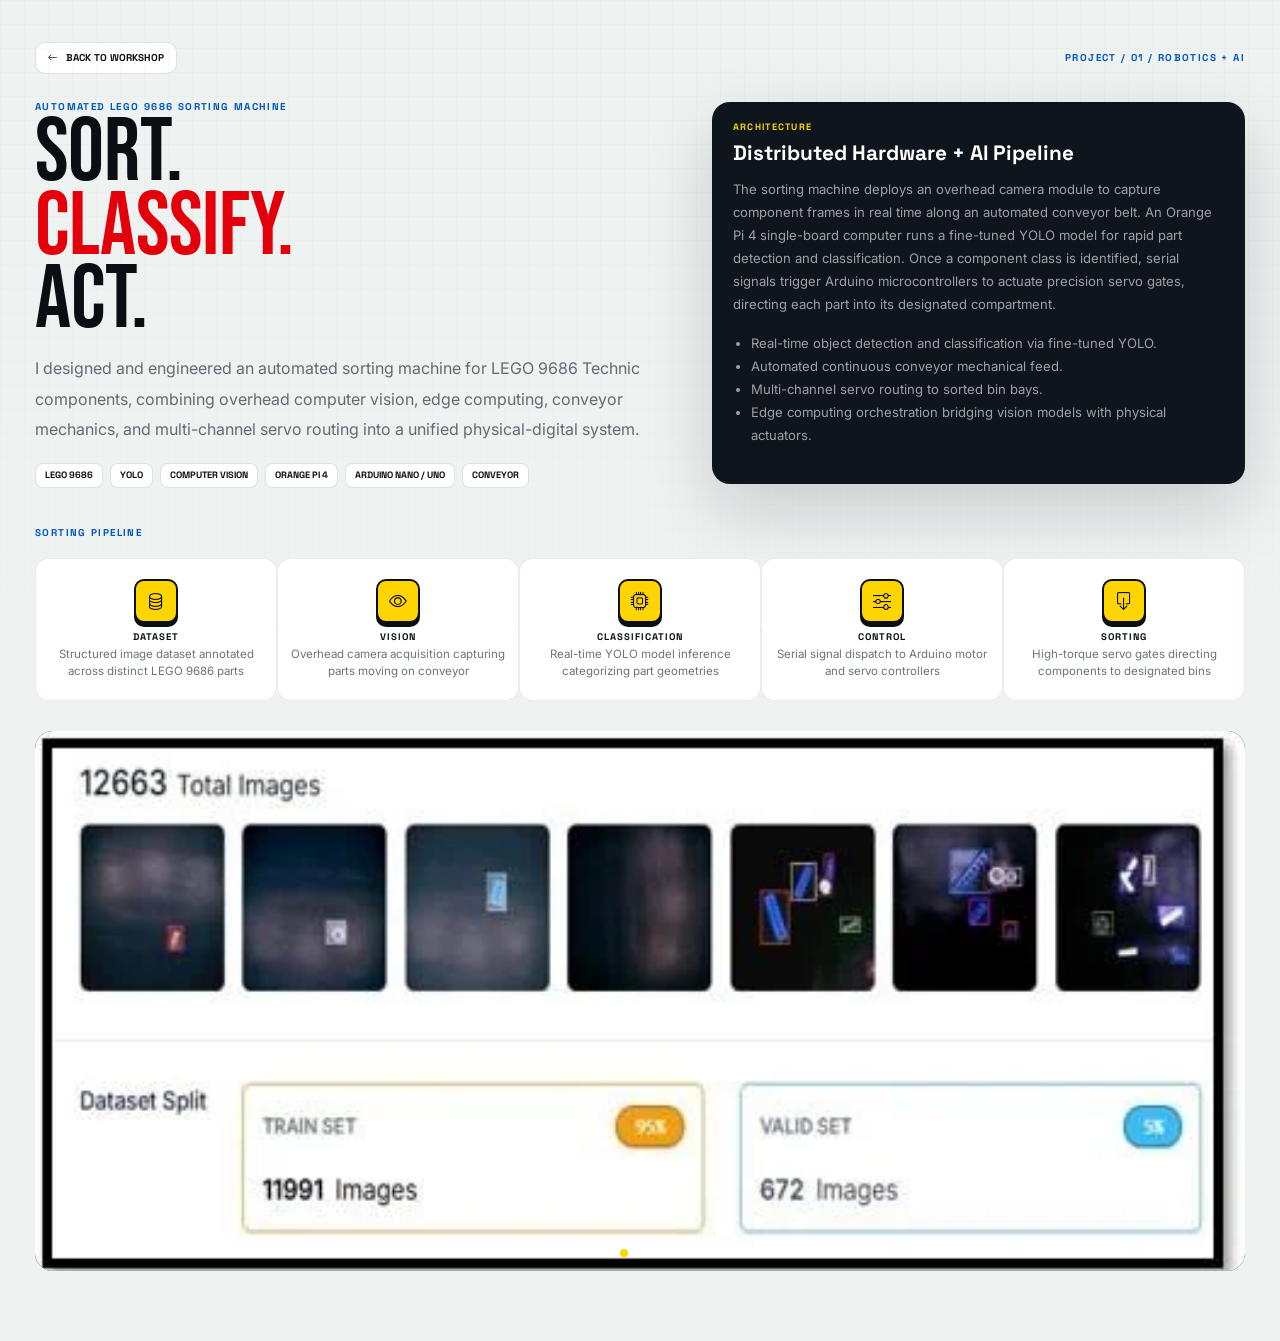
<file: project_lego_sorter.html>
<!DOCTYPE html>
<html lang="en">

<head>
  <meta charset="utf-8">
  <meta name="viewport" content="width=device-width, initial-scale=1">
  <title>Automated LEGO 9686 Sorting Machine — Dzaka Prastiya</title>
  <link rel="icon" href="assets/img/decor/logo.svg">
  <link rel="preconnect" href="https://fonts.googleapis.com">
  <link rel="preconnect" href="https://fonts.gstatic.com" crossorigin>
  <link
    href="https://fonts.googleapis.com/css2?family=Bebas+Neue&family=Inter:wght@400;500;600;700;800&family=Space+Grotesk:wght@400;500;600;700&display=swap"
    rel="stylesheet">
  <link href="assets/vendor/bootstrap-icons/bootstrap-icons.css" rel="stylesheet">
  <link href="assets/vendor/swiper/swiper-bundle.min.css" rel="stylesheet">
  <link href="assets/css/style.css" rel="stylesheet">
  <style>
    body.detail-page {
      background: #eef2f1
    }

    .detail-shell {
      max-width: 1250px;
      margin: 0 auto;
      padding: 42px 20px 70px
    }

    .detail-top {
      display: flex;
      justify-content: space-between;
      gap: 20px;
      align-items: center;
      margin-bottom: 28px
    }

    .back-link {
      display: inline-flex;
      gap: 8px;
      align-items: center;
      padding: 10px 12px;
      background: #fff;
      border: 1px solid rgba(11, 15, 20, .12);
      border-radius: 10px;
      font: 800 .62rem/1 var(--grotesk);
      transition: all .25s cubic-bezier(.2,.8,.2,1);
    }

    .back-link:hover {
      background: var(--yellow);
      border-color: var(--yellow);
      transform: translateY(-2px);
      box-shadow: 0 4px 12px rgba(255,213,0,.2);
    }

    .detail-code {
      color: var(--blue);
      font: 800 .62rem/1 var(--grotesk);
      letter-spacing: .14em
    }

    .detail-hero {
      display: grid;
      grid-template-columns: 1.1fr .9fr;
      gap: 25px;
      align-items: start
    }

    .detail-title {
      font: 400 clamp(3.4rem, 7vw, 7rem)/.82 var(--display);
      margin: 5px 0 15px
    }

    .detail-title span {
      color: var(--red)
    }

    .detail-intro {
      color: #626b74;
      line-height: 1.9;
      max-width: 780px
    }

    .detail-tags {
      display: flex;
      flex-wrap: wrap;
      gap: 7px;
      margin-top: 18px
    }

    .detail-tags span {
      padding: 7px 9px;
      border-radius: 8px;
      background: #fff;
      border: 1px solid rgba(11, 15, 20, .12);
      font: 700 .58rem/1 var(--grotesk);
      transition: all .2s;
    }

    .detail-tags span:hover {
      background: var(--yellow);
      border-color: var(--yellow);
      transform: translateY(-1px);
    }

    .detail-panel {
      background: #0f151c;
      color: #fff;
      border-radius: 18px;
      padding: 21px;
      box-shadow: var(--shadow)
    }

    .detail-panel strong {
      display: block;
      color: var(--yellow);
      font: 800 .58rem/1 var(--grotesk);
      letter-spacing: .14em
    }

    .detail-panel h3 {
      font: 700 1.3rem/1.1 var(--grotesk);
      margin: 10px 0
    }

    .detail-panel p,
    .detail-panel li {
      color: rgba(255, 255, 255, .6);
      font-size: .82rem;
      line-height: 1.75
    }

    .detail-panel ul {
      padding-left: 18px
    }

    .detail-slider {
      margin-top: 30px
    }

    .portfolio-details-slider {
      background: #10161c;
      border-radius: 18px;
      overflow: hidden
    }

    .portfolio-details-slider .swiper-slide {
      height: 540px;
      background: #10161c;
      display: grid;
      place-items: center
    }

    .portfolio-details-slider img {
      width: 100%;
      height: 100%;
      object-fit: contain
    }

    .swiper-pagination-bullet {
      background: #fff;
      opacity: .35
    }

    .swiper-pagination-bullet-active {
      background: var(--yellow);
      opacity: 1
    }

    /* ===== Pipeline Visualization ===== */
    .pipeline-section {
      margin-top: 40px;
    }

    .pipeline-label {
      color: var(--blue);
      font: 800 .62rem/1 var(--grotesk);
      letter-spacing: .14em;
      margin-bottom: 20px;
    }

    .pipeline-flow {
      display: grid;
      grid-template-columns: repeat(5, 1fr);
      gap: 0;
      position: relative;
    }

    .pipeline-step {
      text-align: center;
      padding: 20px 12px;
      background: #fff;
      border: 1px solid rgba(11, 15, 20, .08);
      border-radius: 14px;
      position: relative;
      transition: all .35s cubic-bezier(.2,.8,.2,1);
      opacity: 0;
      transform: translateY(16px);
    }

    .pipeline-step.is-visible {
      opacity: 1;
      transform: translateY(0);
    }

    .pipeline-step:hover {
      transform: translateY(-4px);
      box-shadow: 0 12px 30px rgba(11, 15, 20, .12);
      border-color: var(--yellow);
    }

    .pipeline-step::after {
      content: '→';
      position: absolute;
      right: -14px;
      top: 50%;
      transform: translateY(-50%);
      color: var(--muted);
      font: 700 1.1rem/1 var(--grotesk);
      z-index: 2;
    }

    .pipeline-step:last-child::after {
      display: none;
    }

    .pipeline-icon {
      width: 44px;
      height: 44px;
      margin: 0 auto 10px;
      display: grid;
      place-items: center;
      background: var(--yellow);
      border: 2px solid var(--ink);
      border-radius: 10px;
      box-shadow: 0 4px 0 var(--ink);
      font-size: 18px;
      transition: transform .25s cubic-bezier(.2,.8,.2,1), box-shadow .25s;
    }

    .pipeline-step:hover .pipeline-icon {
      transform: translateY(-2px);
      box-shadow: 0 6px 0 var(--ink);
    }

    .pipeline-step h4 {
      font: 800 .6rem/1 var(--grotesk);
      letter-spacing: .1em;
      margin: 8px 0 4px;
      color: var(--ink);
    }

    .pipeline-step p {
      color: var(--muted);
      font-size: .72rem;
      line-height: 1.45;
      margin: 0;
    }

    @media(max-width:850px) {
      .detail-hero {
        grid-template-columns: 1fr
      }

      .portfolio-details-slider .swiper-slide {
        height: 360px
      }

      .pipeline-flow {
        grid-template-columns: 1fr;
        gap: 10px;
      }

      .pipeline-step::after {
        content: '↓';
        right: auto;
        bottom: -14px;
        top: auto;
        left: 50%;
        transform: translateX(-50%);
      }
    }
  </style>
</head>

<body class="detail-page">
  <main class="detail-shell">
    <div class="detail-top"><a class="back-link" href="index.html#portfolio"><i class="bi bi-arrow-left"></i> BACK TO
        WORKSHOP</a>
      <div class="detail-code">PROJECT / 01 / ROBOTICS + AI</div>
    </div>
    <div class="detail-hero">
      <div>
        <div class="detail-code">AUTOMATED LEGO 9686 SORTING MACHINE</div>
        <h1 class="detail-title">SORT.<br><span>CLASSIFY.</span><br>ACT.</h1>
        <p class="detail-intro">I designed and engineered an automated sorting machine for LEGO 9686 Technic components, combining overhead computer vision, edge computing, conveyor mechanics, and multi-channel servo routing into a unified physical-digital system.</p>
        <div class="detail-tags"><span>LEGO 9686</span><span>YOLO</span><span>COMPUTER VISION</span><span>ORANGE PI
            4</span><span>ARDUINO NANO / UNO</span><span>CONVEYOR</span></div>
      </div>
      <aside class="detail-panel"><strong>ARCHITECTURE</strong>
        <h3>Distributed Hardware + AI Pipeline</h3>
        <p>The sorting machine deploys an overhead camera module to capture component frames in real time along an automated conveyor belt. An Orange Pi 4 single-board computer runs a fine-tuned YOLO model for rapid part detection and classification. Once a component class is identified, serial signals trigger Arduino microcontrollers to actuate precision servo gates, directing each part into its designated compartment.</p>
        <ul>
          <li>Real-time object detection and classification via fine-tuned YOLO.</li>
          <li>Automated continuous conveyor mechanical feed.</li>
          <li>Multi-channel servo routing to sorted bin bays.</li>
          <li>Edge computing orchestration bridging vision models with physical actuators.</li>
        </ul>
      </aside>
    </div>

    <!-- Pipeline Visualization -->
    <div class="pipeline-section">
      <div class="pipeline-label">SORTING PIPELINE</div>
      <div class="pipeline-flow">
        <div class="pipeline-step" data-delay="0">
          <div class="pipeline-icon"><i class="bi bi-database"></i></div>
          <h4>DATASET</h4>
          <p>Structured image dataset annotated across distinct LEGO 9686 parts</p>
        </div>
        <div class="pipeline-step" data-delay="120">
          <div class="pipeline-icon"><i class="bi bi-eye"></i></div>
          <h4>VISION</h4>
          <p>Overhead camera acquisition capturing parts moving on conveyor</p>
        </div>
        <div class="pipeline-step" data-delay="240">
          <div class="pipeline-icon"><i class="bi bi-cpu"></i></div>
          <h4>CLASSIFICATION</h4>
          <p>Real-time YOLO model inference categorizing part geometries</p>
        </div>
        <div class="pipeline-step" data-delay="360">
          <div class="pipeline-icon"><i class="bi bi-sliders"></i></div>
          <h4>CONTROL</h4>
          <p>Serial signal dispatch to Arduino motor and servo controllers</p>
        </div>
        <div class="pipeline-step" data-delay="480">
          <div class="pipeline-icon"><i class="bi bi-box-arrow-down"></i></div>
          <h4>SORTING</h4>
          <p>High-torque servo gates directing components to designated bins</p>
        </div>
      </div>
    </div>

    <div class="detail-slider">
      <div class="swiper portfolio-details-slider">
        <div class="swiper-wrapper">
          <div class="swiper-slide"><img src="assets/img/projects/lego-sorter/dataset.webp"
              alt="Dataset split and distribution for LEGO 9686 sorting machine"></div>
          <div class="swiper-slide"><img src="assets/img/projects/lego-sorter/yolo.webp"
              alt="Real-time YOLO object detection inference on LEGO components"></div>
          <div class="swiper-slide"><img src="assets/img/projects/lego-sorter/prototype.webp"
              alt="Prototype of the automated LEGO 9686 sorting machine"></div>
        </div>
        <div class="swiper-pagination"></div>
      </div>
    </div>
  </main>
  <script src="assets/vendor/purecounter/purecounter_vanilla.js"></script>
  <script src="assets/vendor/aos/aos.js"></script>
  <script src="assets/vendor/bootstrap/js/bootstrap.bundle.min.js"></script>
  <script src="assets/vendor/glightbox/js/glightbox.min.js"></script>
  <script src="assets/vendor/isotope-layout/isotope.pkgd.min.js"></script>
  <script src="assets/vendor/swiper/swiper-bundle.min.js"></script>
  <script src="assets/vendor/typed.js/typed.umd.js"></script>
  <script src="assets/vendor/waypoints/noframework.waypoints.js"></script>
  <script src="assets/vendor/php-email-form/validate.js"></script>
  <script src="assets/js/main.js"></script>

  <script>
    // Pipeline step reveal on scroll
    document.addEventListener('DOMContentLoaded', () => {
      const steps = document.querySelectorAll('.pipeline-step');
      const observer = new IntersectionObserver((entries) => {
        entries.forEach(entry => {
          if (entry.isIntersecting) {
            const delay = parseInt(entry.target.dataset.delay) || 0;
            setTimeout(() => {
              entry.target.classList.add('is-visible');
            }, delay);
            observer.unobserve(entry.target);
          }
        });
      }, { threshold: 0.2 });
      steps.forEach(step => observer.observe(step));
    });
  </script>
</body>

</html>
</file>
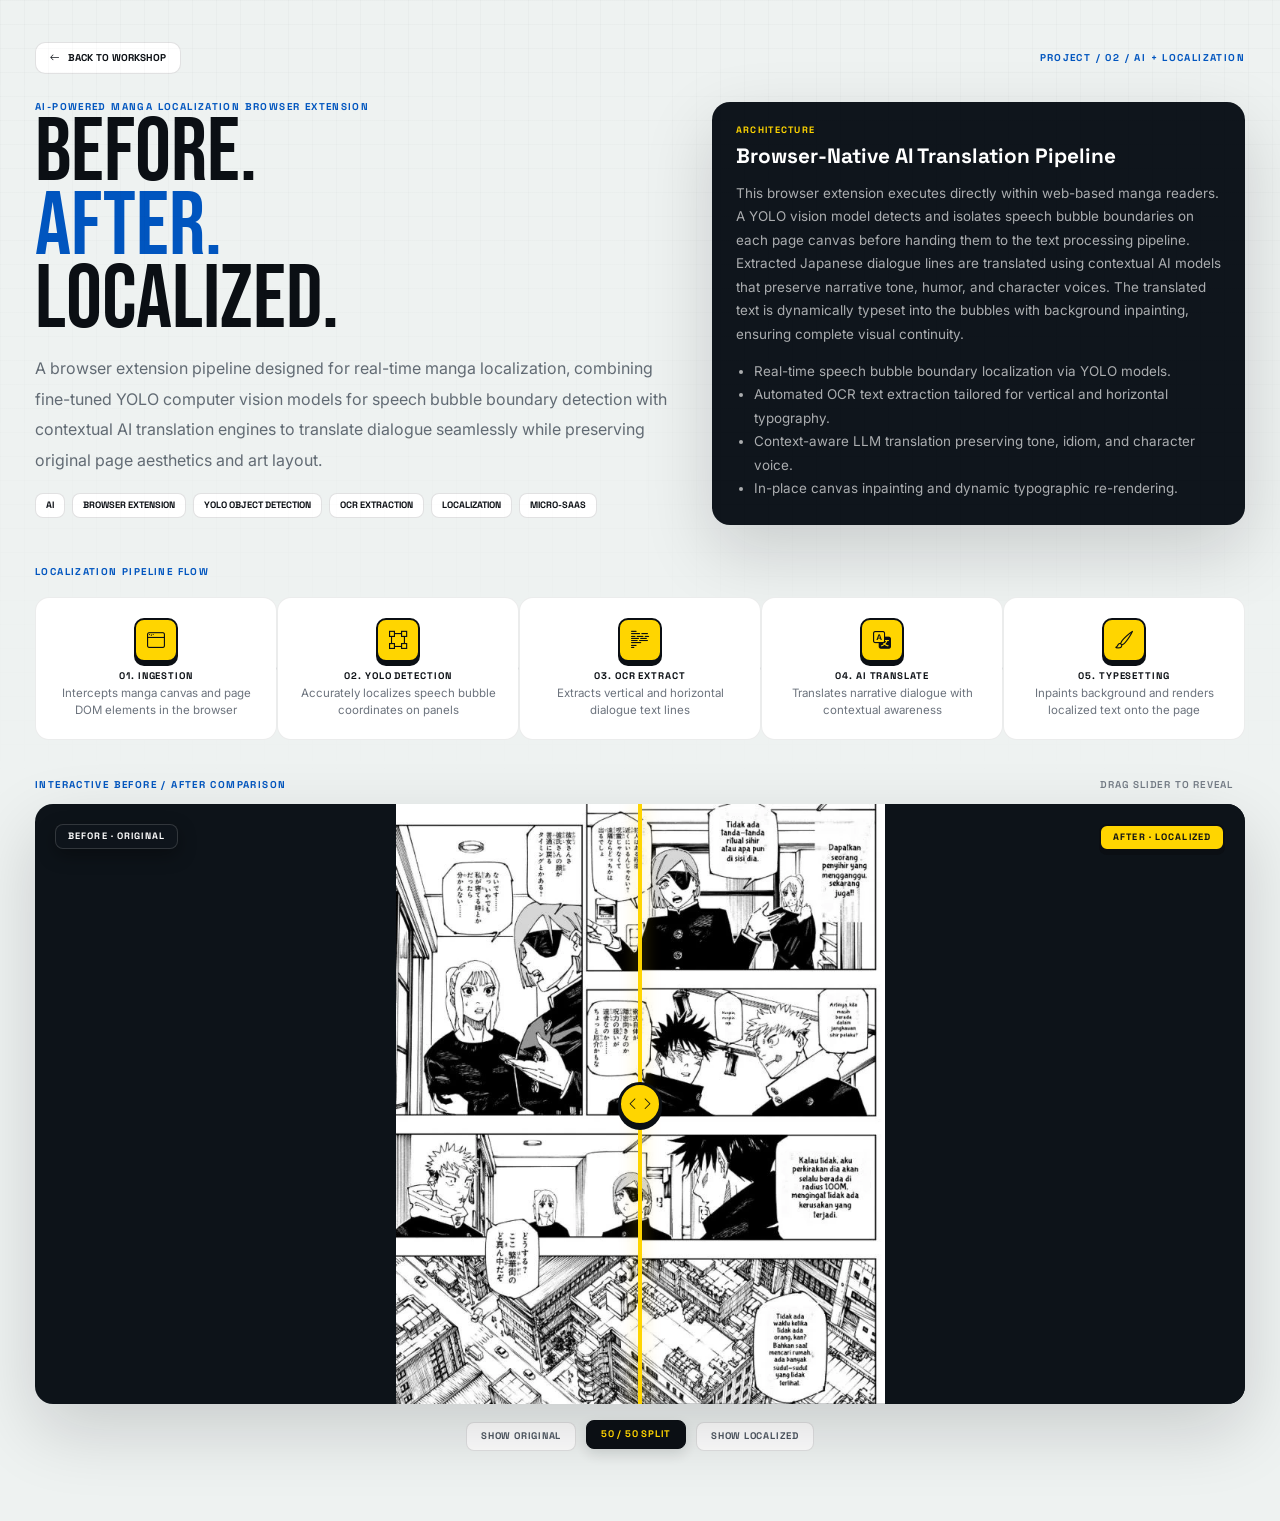
<file: project_manga_localization.html>
<!DOCTYPE html>
<html lang="en">

<head>
  <meta charset="utf-8">
  <meta name="viewport" content="width=device-width, initial-scale=1">
  <title>AI-Powered Manga Localization — Dzaka Prastiya</title>
  <link rel="icon" href="assets/img/decor/logo.svg">
  <link rel="preconnect" href="https://fonts.googleapis.com">
  <link rel="preconnect" href="https://fonts.gstatic.com" crossorigin>
  <link
    href="https://fonts.googleapis.com/css2?family=Bebas+Neue&family=Inter:wght@400;500;600;700;800&family=Space+Grotesk:wght@400;500;600;700&display=swap"
    rel="stylesheet">
  <link href="assets/vendor/bootstrap-icons/bootstrap-icons.css" rel="stylesheet">
  <link href="assets/vendor/swiper/swiper-bundle.min.css" rel="stylesheet">
  <link href="assets/css/style.css" rel="stylesheet">
  <style>
    body.detail-page {
      background: #eef2f1;
    }

    .detail-shell {
      max-width: 1250px;
      margin: 0 auto;
      padding: 42px 20px 70px;
    }

    .detail-top {
      display: flex;
      justify-content: space-between;
      gap: 20px;
      align-items: center;
      margin-bottom: 28px;
    }

    .back-link {
      display: inline-flex;
      gap: 8px;
      align-items: center;
      padding: 10px 14px;
      background: #fff;
      border: 1px solid rgba(11, 15, 20, .12);
      border-radius: 10px;
      font: 800 .62rem/1 var(--grotesk);
      transition: all .25s cubic-bezier(.2,.8,.2,1);
    }

    .back-link:hover {
      background: var(--yellow);
      border-color: var(--yellow);
      transform: translateY(-2px);
      box-shadow: 0 6px 16px rgba(255,213,0,.22);
    }

    .detail-code {
      color: var(--blue);
      font: 800 .62rem/1 var(--grotesk);
      letter-spacing: .14em;
    }

    .detail-hero {
      display: grid;
      grid-template-columns: 1.1fr .9fr;
      gap: 25px;
      align-items: start;
    }

    .detail-title {
      font: 400 clamp(3.4rem, 7vw, 7rem)/.82 var(--display);
      margin: 5px 0 15px;
    }

    .detail-title span {
      color: var(--blue);
    }

    .detail-intro {
      color: #626b74;
      line-height: 1.9;
      max-width: 780px;
    }

    .detail-tags {
      display: flex;
      flex-wrap: wrap;
      gap: 7px;
      margin-top: 18px;
    }

    .detail-tags span {
      padding: 7px 10px;
      border-radius: 8px;
      background: #fff;
      border: 1px solid rgba(11, 15, 20, .12);
      font: 700 .58rem/1 var(--grotesk);
      transition: all .2s;
    }

    .detail-tags span:hover {
      background: var(--yellow);
      border-color: var(--yellow);
      transform: translateY(-1px);
    }

    .detail-panel {
      background: #0f151c;
      color: #fff;
      border-radius: 18px;
      padding: 24px;
      box-shadow: var(--shadow);
    }

    .detail-panel strong {
      display: block;
      color: var(--yellow);
      font: 800 .58rem/1 var(--grotesk);
      letter-spacing: .14em;
    }

    .detail-panel h3 {
      font: 700 1.3rem/1.1 var(--grotesk);
      margin: 10px 0;
    }

    .detail-panel p,
    .detail-panel li {
      color: rgba(255, 255, 255, .65);
      font-size: .84rem;
      line-height: 1.75;
    }

    .detail-panel ul {
      padding-left: 18px;
      margin-top: 10px;
      margin-bottom: 0;
    }

    /* ===== Pipeline Visualization ===== */
    .pipeline-section {
      margin-top: 42px;
    }

    .pipeline-label {
      color: var(--blue);
      font: 800 .62rem/1 var(--grotesk);
      letter-spacing: .14em;
      margin-bottom: 20px;
    }

    .pipeline-flow {
      display: grid;
      grid-template-columns: repeat(5, 1fr);
      gap: 0;
      position: relative;
    }

    .pipeline-step {
      text-align: center;
      padding: 20px 12px;
      background: #fff;
      border: 1px solid rgba(11, 15, 20, .08);
      border-radius: 14px;
      position: relative;
      transition: all .35s cubic-bezier(.2,.8,.2,1);
      opacity: 0;
      transform: translateY(16px);
    }

    .pipeline-step.is-visible {
      opacity: 1;
      transform: translateY(0);
    }

    .pipeline-step:hover {
      transform: translateY(-4px);
      box-shadow: 0 12px 30px rgba(11, 15, 20, .12);
      border-color: var(--yellow);
    }

    .pipeline-step::after {
      content: '→';
      position: absolute;
      right: -14px;
      top: 50%;
      transform: translateY(-50%);
      color: var(--muted);
      font: 700 1.1rem/1 var(--grotesk);
      z-index: 2;
    }

    .pipeline-step:last-child::after {
      display: none;
    }

    .pipeline-icon {
      width: 44px;
      height: 44px;
      margin: 0 auto 10px;
      display: grid;
      place-items: center;
      background: var(--yellow);
      border: 2px solid var(--ink);
      border-radius: 10px;
      box-shadow: 0 4px 0 var(--ink);
      font-size: 18px;
      transition: transform .25s cubic-bezier(.2,.8,.2,1), box-shadow .25s;
    }

    .pipeline-step:hover .pipeline-icon {
      transform: translateY(-2px);
      box-shadow: 0 6px 0 var(--ink);
    }

    .pipeline-step h4 {
      font: 800 .6rem/1 var(--grotesk);
      letter-spacing: .1em;
      margin: 8px 0 4px;
      color: var(--ink);
    }

    .pipeline-step p {
      color: var(--muted);
      font-size: .72rem;
      line-height: 1.45;
      margin: 0;
    }

    /* ===== Interactive Comparison Slider ===== */
    .comparison-section {
      margin-top: 40px;
    }

    .comparison-shell {
      position: relative;
      width: 100%;
      height: 600px;
      background: #0d1319;
      border-radius: 18px;
      overflow: hidden;
      box-shadow: var(--shadow);
      user-select: none;
      -webkit-user-select: none;
      touch-action: none;
      cursor: ew-resize;
    }

    .comparison-img {
      position: absolute;
      inset: 0;
      width: 100%;
      height: 100%;
      display: flex;
      align-items: center;
      justify-content: center;
      pointer-events: none;
    }

    .comparison-img img {
      width: 100%;
      height: 100%;
      object-fit: contain;
      pointer-events: none;
    }

    .comparison-after {
      position: absolute;
      inset: 0;
      clip-path: inset(0 0 0 var(--split-pos, 50%));
      background: #0d1319;
      transition: clip-path 0.05s linear;
    }

    .comparison-badge {
      position: absolute;
      top: 20px;
      padding: 7px 12px;
      border-radius: 8px;
      font: 800 .58rem/1 var(--grotesk);
      letter-spacing: .12em;
      pointer-events: none;
      z-index: 10;
      box-shadow: 0 6px 18px rgba(0,0,0,.35);
    }

    .comparison-badge--before {
      left: 20px;
      background: rgba(15, 21, 28, .88);
      color: #fff;
      border: 1px solid rgba(255,255,255,.15);
      backdrop-filter: blur(8px);
    }

    .comparison-badge--after {
      right: 20px;
      background: var(--yellow);
      color: var(--ink);
      border: 2px solid var(--ink);
      box-shadow: 0 4px 0 var(--ink);
    }

    .comparison-handle {
      position: absolute;
      top: 0;
      bottom: 0;
      left: var(--split-pos, 50%);
      width: 4px;
      background: var(--yellow);
      transform: translateX(-50%);
      pointer-events: none;
      z-index: 20;
      box-shadow: 0 0 16px rgba(255,213,0,.5);
      transition: left 0.05s linear;
    }

    .comparison-handle-btn {
      position: absolute;
      top: 50%;
      left: 50%;
      transform: translate(-50%, -50%);
      width: 44px;
      height: 44px;
      border-radius: 50%;
      background: var(--yellow);
      border: 3px solid var(--ink);
      box-shadow: 0 4px 0 var(--ink);
      display: flex;
      align-items: center;
      justify-content: center;
      gap: 2px;
      color: var(--ink);
      font-size: 13px;
      transition: transform .2s cubic-bezier(.2,.8,.2,1);
    }

    .comparison-shell:hover .comparison-handle-btn {
      transform: translate(-50%, -50%) scale(1.08);
    }

    .comparison-controls {
      display: flex;
      justify-content: center;
      align-items: center;
      gap: 10px;
      margin-top: 18px;
      flex-wrap: wrap;
    }

    .comparison-hint {
      color: #727a84;
      font: 600 .62rem/1 var(--grotesk);
      letter-spacing: .08em;
      margin-right: 12px;
      display: inline-flex;
      align-items: center;
      gap: 6px;
    }

    .btn-preset {
      padding: 9px 14px;
      border-radius: 8px;
      background: #fff;
      border: 1px solid rgba(11,15,20,.12);
      font: 800 .6rem/1 var(--grotesk);
      letter-spacing: .08em;
      color: #4d5660;
      cursor: pointer;
      transition: all .2s cubic-bezier(.2,.8,.2,1);
    }

    .btn-preset:hover, .btn-preset.is-active {
      background: var(--ink);
      color: var(--yellow);
      border-color: var(--ink);
      transform: translateY(-2px);
      box-shadow: 0 6px 14px rgba(11,15,20,.12);
    }

    @media(max-width:850px) {
      .detail-hero {
        grid-template-columns: 1fr;
      }

      .comparison-shell {
        height: 380px;
      }

      .pipeline-flow {
        grid-template-columns: 1fr;
        gap: 10px;
      }

      .pipeline-step::after {
        content: '↓';
        right: auto;
        bottom: -14px;
        top: auto;
        left: 50%;
        transform: translateX(-50%);
      }
    }
  </style>
</head>

<body class="detail-page">
  <main class="detail-shell">
    <div class="detail-top">
      <a class="back-link" href="index.html#portfolio"><i class="bi bi-arrow-left"></i> BACK TO WORKSHOP</a>
      <div class="detail-code">PROJECT / 02 / AI + LOCALIZATION</div>
    </div>

    <div class="detail-hero">
      <div>
        <div class="detail-code">AI-POWERED MANGA LOCALIZATION BROWSER EXTENSION</div>
        <h1 class="detail-title">BEFORE.<br><span>AFTER.</span><br>LOCALIZED.</h1>
        <p class="detail-intro">A browser extension pipeline designed for real-time manga localization, combining fine-tuned YOLO computer vision models for speech bubble boundary detection with contextual AI translation engines to translate dialogue seamlessly while preserving original page aesthetics and art layout.</p>
        <div class="detail-tags">
          <span>AI</span>
          <span>BROWSER EXTENSION</span>
          <span>YOLO OBJECT DETECTION</span>
          <span>OCR EXTRACTION</span>
          <span>LOCALIZATION</span>
          <span>MICRO-SAAS</span>
        </div>
      </div>

      <aside class="detail-panel">
        <strong>ARCHITECTURE</strong>
        <h3>Browser-Native AI Translation Pipeline</h3>
        <p>This browser extension executes directly within web-based manga readers. A YOLO vision model detects and isolates speech bubble boundaries on each page canvas before handing them to the text processing pipeline. Extracted Japanese dialogue lines are translated using contextual AI models that preserve narrative tone, humor, and character voices. The translated text is dynamically typeset into the bubbles with background inpainting, ensuring complete visual continuity.</p>
        <ul>
          <li>Real-time speech bubble boundary localization via YOLO models.</li>
          <li>Automated OCR text extraction tailored for vertical and horizontal typography.</li>
          <li>Context-aware LLM translation preserving tone, idiom, and character voice.</li>
          <li>In-place canvas inpainting and dynamic typographic re-rendering.</li>
        </ul>
      </aside>
    </div>

    <!-- Pipeline Section -->
    <div class="pipeline-section">
      <div class="pipeline-label">LOCALIZATION PIPELINE FLOW</div>
      <div class="pipeline-flow">
        <div class="pipeline-step" data-delay="0">
          <div class="pipeline-icon"><i class="bi bi-window"></i></div>
          <h4>01. INGESTION</h4>
          <p>Intercepts manga canvas and page DOM elements in the browser</p>
        </div>
        <div class="pipeline-step" data-delay="120">
          <div class="pipeline-icon"><i class="bi bi-bounding-box"></i></div>
          <h4>02. YOLO DETECTION</h4>
          <p>Accurately localizes speech bubble coordinates on panels</p>
        </div>
        <div class="pipeline-step" data-delay="240">
          <div class="pipeline-icon"><i class="bi bi-body-text"></i></div>
          <h4>03. OCR EXTRACT</h4>
          <p>Extracts vertical and horizontal dialogue text lines</p>
        </div>
        <div class="pipeline-step" data-delay="360">
          <div class="pipeline-icon"><i class="bi bi-translate"></i></div>
          <h4>04. AI TRANSLATE</h4>
          <p>Translates narrative dialogue with contextual awareness</p>
        </div>
        <div class="pipeline-step" data-delay="480">
          <div class="pipeline-icon"><i class="bi bi-brush"></i></div>
          <h4>05. TYPESETTING</h4>
          <p>Inpaints background and renders localized text onto the page</p>
        </div>
      </div>
    </div>

    <!-- Interactive Comparison Slider -->
    <div class="comparison-section">
      <div class="detail-top" style="margin-bottom: 14px;">
        <div class="pipeline-label" style="margin: 0;">INTERACTIVE BEFORE / AFTER COMPARISON</div>
        <div class="comparison-hint"><i class="bi bi-arrows-expand-vertical" style="transform: rotate(90deg);"></i> DRAG SLIDER TO REVEAL</div>
      </div>

      <div class="comparison-shell" id="compareShell" style="--split-pos: 50%;">
        <!-- Before (Base) -->
        <div class="comparison-img comparison-before">
          <img src="assets/img/projects/manga/before.webp" alt="Original untranslated manga page (Japanese text)">
          <span class="comparison-badge comparison-badge--before">BEFORE · ORIGINAL</span>
        </div>

        <!-- After (Clipped overlay) -->
        <div class="comparison-after">
          <div class="comparison-img">
            <img src="assets/img/projects/manga/after.webp" alt="Localized manga page with in-place AI translation and typesetting">
          </div>
          <span class="comparison-badge comparison-badge--after">AFTER · LOCALIZED</span>
        </div>

        <!-- Draggable Handle -->
        <div class="comparison-handle">
          <div class="comparison-handle-btn">
            <i class="bi bi-chevron-left"></i>
            <i class="bi bi-chevron-right"></i>
          </div>
        </div>
      </div>

      <div class="comparison-controls">
        <button type="button" class="btn-preset" data-pos="100">SHOW ORIGINAL</button>
        <button type="button" class="btn-preset is-active" data-pos="50">50 / 50 SPLIT</button>
        <button type="button" class="btn-preset" data-pos="0">SHOW LOCALIZED</button>
      </div>
    </div>
  </main>

  <script src="assets/vendor/purecounter/purecounter_vanilla.js"></script>
  <script src="assets/vendor/aos/aos.js"></script>
  <script src="assets/vendor/bootstrap/js/bootstrap.bundle.min.js"></script>
  <script src="assets/vendor/glightbox/js/glightbox.min.js"></script>
  <script src="assets/vendor/isotope-layout/isotope.pkgd.min.js"></script>
  <script src="assets/vendor/swiper/swiper-bundle.min.js"></script>
  <script src="assets/vendor/typed.js/typed.umd.js"></script>
  <script src="assets/vendor/waypoints/noframework.waypoints.js"></script>
  <script src="assets/vendor/php-email-form/validate.js"></script>
  <script src="assets/js/main.js"></script>

  <script>
    document.addEventListener('DOMContentLoaded', () => {
      /* ---------- Interactive Before/After Split Slider ---------- */
      const shell = document.getElementById('compareShell');
      const presets = document.querySelectorAll('.btn-preset');
      let isDragging = false;

      function updateSplit(pct) {
        const clamped = Math.max(0, Math.min(100, pct));
        shell.style.setProperty('--split-pos', clamped + '%');
      }

      function handleMove(e) {
        if (!isDragging && e.type !== 'click') return;
        const rect = shell.getBoundingClientRect();
        const clientX = e.touches ? e.touches[0].clientX : e.clientX;
        const x = clientX - rect.left;
        const pct = (x / rect.width) * 100;
        updateSplit(pct);
        presets.forEach(btn => btn.classList.remove('is-active'));
      }

      if (shell) {
        shell.addEventListener('pointerdown', (e) => {
          isDragging = true;
          handleMove(e);
        });
        window.addEventListener('pointermove', (e) => {
          if (isDragging) handleMove(e);
        });
        window.addEventListener('pointerup', () => {
          isDragging = false;
        });

        // Preset buttons
        presets.forEach(btn => {
          btn.addEventListener('click', () => {
            presets.forEach(b => b.classList.remove('is-active'));
            btn.classList.add('is-active');
            const pos = parseFloat(btn.dataset.pos);
            updateSplit(pos);
          });
        });
      }

      /* ---------- Pipeline Step Reveal on Scroll ---------- */
      const steps = document.querySelectorAll('.pipeline-step');
      const observer = new IntersectionObserver((entries) => {
        entries.forEach(entry => {
          if (entry.isIntersecting) {
            const delay = parseInt(entry.target.dataset.delay) || 0;
            setTimeout(() => {
              entry.target.classList.add('is-visible');
            }, delay);
            observer.unobserve(entry.target);
          }
        });
      }, { threshold: 0.2 });
      steps.forEach(step => observer.observe(step));
    });
  </script>
</body>

</html>
</file>
<file: assets/css/style.css>
/*
  Dzaka Prastiya Portfolio UI
  ------------------------------------------
  UI layer dirombak total, tetapi class/ID hooks yang dibutuhkan
  main.js (navbar, scrollto, typed, Waypoint, Isotope, GLightbox,
  Swiper, AOS, PureCounter, back-to-top) tetap dipertahankan.
*/

:root {
  --ink: #0b0f14;
  --ink-2: #111820;
  --paper: #f3f5f4;
  --paper-2: #e7ece9;
  --white: #ffffff;
  --yellow: #ffd500;
  --red: #e3000b;
  --blue: #0055bf;
  --green: #00a651;
  --muted: #6c737d;
  --line: rgba(11, 15, 20, .12);
  --line-dark: rgba(255,255,255,.13);
  --shadow: 0 26px 70px rgba(11, 15, 20, .16);
  --shadow-sm: 0 10px 28px rgba(11, 15, 20, .12);
  --radius: 20px;
  --sans: "Inter", sans-serif;
  --grotesk: "Space Grotesk", sans-serif;
  --display: "Bebas Neue", sans-serif;
  --sidebar: 292px;
}

html { scroll-behavior: smooth; }
body {
  margin: 0;
  font-family: var(--sans);
  color: var(--ink);
  background: var(--paper);
  overflow-x: hidden;
}
body::before {
  content: "";
  position: fixed;
  inset: 0;
  pointer-events: none;
  z-index: 0;
  background:
    linear-gradient(rgba(11,15,20,.018) 1px, transparent 1px),
    linear-gradient(90deg, rgba(11,15,20,.018) 1px, transparent 1px);
  background-size: 24px 24px;
  mask-image: linear-gradient(to bottom, black, transparent 94%);
  animation: grid-drift 45s linear infinite;
}
* { box-sizing: border-box; }
a { text-decoration: none; color: inherit; }
img { display: block; max-width: 100%; }
button, input, textarea { font: inherit; }
section { scroll-margin-top: 20px; position: relative; }
::selection { background: var(--yellow); color: var(--ink); }

/* ===== Polished Scrollbar ===== */
::-webkit-scrollbar {
  width: 10px;
  height: 10px;
}
::-webkit-scrollbar-track {
  background: var(--ink);
}
::-webkit-scrollbar-thumb {
  background: #253342;
  border-radius: 5px;
  border: 2px solid var(--ink);
  transition: background .2s;
}
::-webkit-scrollbar-thumb:hover {
  background: var(--yellow);
}

/* ===== Scroll Progress Bar ===== */
.scroll-progress-bar {
  position: fixed;
  top: 0;
  left: 0;
  height: 3px;
  width: 0%;
  background: linear-gradient(90deg, var(--yellow) 0%, var(--red) 50%, var(--blue) 100%);
  z-index: 10001;
  pointer-events: none;
  transition: width .08s linear;
  box-shadow: 0 0 10px rgba(255, 213, 0, .6);
}

/* ===== Focus Visibility & Accessibility ===== */
:focus-visible {
  outline: 2px solid var(--yellow) !important;
  outline-offset: 3px !important;
}

/* ===== Noise Overlay ===== */
.workshop-noise {
  position: fixed;
  inset: 0;
  pointer-events: none;
  z-index: 9996;
  opacity: .04;
  background-image: url("data:image/svg+xml,%3Csvg xmlns='http://www.w3.org/2000/svg' width='180' height='180' viewBox='0 0 180 180'%3E%3Cfilter id='n'%3E%3CfeTurbulence type='fractalNoise' baseFrequency='.85' numOctaves='4' stitchTiles='stitch'/%3E%3C/filter%3E%3Crect width='100%25' height='100%25' filter='url(%23n)' opacity='.23'/%3E%3C/svg%3E");
}

/* ===== Custom Cursor ===== */
.cursor-dot {
  position: fixed;
  left: 0; top: 0;
  width: 18px; height: 18px;
  border: 2px solid var(--yellow);
  background: rgba(255,213,0,.10);
  border-radius: 4px;
  transform: translate3d(-100px,-100px,0);
  pointer-events: none;
  z-index: 10000;
  transition: width .22s cubic-bezier(.2,.8,.2,1), height .22s cubic-bezier(.2,.8,.2,1), border-radius .22s, background .22s, margin .22s;
  margin: -9px 0 0 -9px;
}
.cursor-dot::before {
  content: "";
  position: absolute;
  width: 5px; height: 5px;
  border-radius: 50%;
  background: var(--yellow);
  top: 4px; left: 4px;
  transition: top .22s, left .22s;
}
.cursor-dot.is-hovering {
  width: 36px; height: 36px; margin: -18px 0 0 -18px;
  border-radius: 50%;
  background: rgba(255,213,0,.14);
  border-color: rgba(255,213,0,.7);
}
.cursor-dot.is-hovering::before {
  top: 50%; left: 50%;
  transform: translate(-50%, -50%);
}

/* ===== Sidebar / Navbar ===== */
#header {
  position: fixed;
  inset: 0 auto 0 0;
  width: var(--sidebar);
  padding: 24px 18px;
  background: var(--ink);
  color: var(--white);
  z-index: 9997;
  border-right: 1px solid rgba(255,255,255,.08);
  overflow-y: auto;
  box-shadow: 18px 0 50px rgba(0,0,0,.12);
}
.header-inner { min-height: 100%; }
.profile { text-align: left; padding: 2px 8px 18px; }
.profile-frame {
  position: relative;
  width: 116px; height: 116px;
  padding: 8px;
  margin: 0 auto 14px;
  background: var(--yellow);
  clip-path: polygon(7% 0,93% 0,100% 7%,100% 93%,93% 100%,7% 100%,0 93%,0 7%);
  box-shadow: 0 12px 0 rgba(0,0,0,.24);
  animation: profile-idle-float 5.5s ease-in-out infinite;
}
.profile-frame img {
  width: 100%; height: 100%; object-fit: cover; object-position: 50% 32%;
  clip-path: polygon(5% 0,95% 0,100% 5%,100% 95%,95% 100%,5% 100%,0 95%,0 5%);
  transition: transform .6s cubic-bezier(.2,.8,.2,1);
}
.profile-frame:hover img {
  transform: scale(1.03);
}
.profile-corner {
  position: absolute; width: 7px; height: 7px; border-radius: 50%;
  background: rgba(255,255,255,.8); z-index: 2;
  animation: corner-pulse 3.6s ease-in-out infinite;
}
.profile-corner--tl { top: 12px; left: 12px; animation-delay: 0s; }
.profile-corner--tr { top: 12px; right: 12px; animation-delay: 0.9s; }
.profile-corner--bl { bottom: 12px; left: 12px; animation-delay: 1.8s; }
.profile-corner--br { bottom: 12px; right: 12px; animation-delay: 2.7s; }
.profile-kicker { text-align:center; color: var(--yellow); font: 700 .68rem/1 var(--grotesk); letter-spacing:.18em; }
.profile h1 { margin: 8px 0 5px; font: 400 2.25rem/.84 var(--display); letter-spacing:.02em; text-align:center; }
.profile h1 span { color: var(--white); }
.profile-role { margin: 10px 0 0; color: rgba(255,255,255,.55); font: 600 .64rem/1.55 var(--grotesk); letter-spacing:.16em; text-align:center; }
.profile .social-links a {
  display:inline-flex; align-items:center; justify-content:center;
  width:38px; height:38px; margin:0 3px;
  border:1px solid rgba(255,255,255,.13); color:#fff; background:#121921;
  border-radius:10px; transition: transform .25s cubic-bezier(.2,.8,.2,1), background .25s, border-color .25s, box-shadow .25s;
}
.profile .social-links a:hover {
  transform:translateY(-3px);
  background:var(--yellow); color:var(--ink); border-color:var(--yellow);
  box-shadow: 0 6px 18px rgba(255,213,0,.25);
}
.nav-section-label { padding: 15px 12px 9px; color:rgba(255,255,255,.34); font:700 .6rem/1 var(--grotesk); letter-spacing:.18em; }
.nav-menu { padding: 0; }
.nav-menu * { margin:0; padding:0; list-style:none; }
.nav-menu ul { display:grid; gap:4px; }
.nav-menu a {
  display:grid; grid-template-columns:22px 1fr auto; gap:11px; align-items:center;
  padding:12px 12px; color:rgba(255,255,255,.57); border:1px solid transparent;
  border-radius:12px; font:600 .82rem/1 var(--grotesk);
  transition: all .25s cubic-bezier(.2,.8,.2,1);
  position: relative;
}
.nav-menu a::before {
  content: '';
  position: absolute;
  left: 0; top: 50%;
  width: 0; height: 2px;
  background: var(--yellow);
  border-radius: 2px;
  transform: translateY(-50%);
  transition: width .25s cubic-bezier(.2,.8,.2,1);
}
.nav-menu a i { font-size: 18px; color:rgba(255,255,255,.32); transition: all .25s cubic-bezier(.2,.8,.2,1); }
.nav-menu a b { font:600 .6rem/1 var(--grotesk); color:rgba(255,255,255,.2); transition: color .25s; }
.nav-menu a:hover, .nav-menu .active {
  color:var(--ink); background:var(--yellow); border-color:var(--yellow);
  transform:translateX(4px);
}
.nav-menu a:hover i, .nav-menu .active i, .nav-menu a:hover b, .nav-menu .active b { color:var(--ink); }
.nav-menu a:hover::before, .nav-menu .active::before { width: 0; }
.sidebar-footer { padding:16px 10px 6px; border-top:1px solid rgba(255,255,255,.08); }
.status-line { display:flex; align-items:center; gap:7px; color:rgba(255,255,255,.7); font:700 .57rem/1.2 var(--grotesk); letter-spacing:.08em; }
.status-dot {
  width:7px; height:7px; display:inline-block; border-radius:50%;
  background:var(--green);
  box-shadow:0 0 0 5px rgba(0,166,81,.1), 0 0 18px rgba(0,166,81,.6);
  animation: status-breathe 2.8s ease-in-out infinite;
}
.sidebar-footer small { display:block; margin-top:8px; color:rgba(255,255,255,.3); font-size:.65rem; }
.mobile-nav-toggle {
  position:fixed; right:16px; top:16px; z-index:9999; width:46px; height:46px;
  display:flex; align-items:center; justify-content:center; color:var(--ink); background:var(--yellow);
  border:2px solid var(--ink); border-radius:12px; box-shadow:0 6px 0 var(--ink); cursor:pointer;
  transition: transform .2s cubic-bezier(.2,.8,.2,1), box-shadow .2s;
}
.mobile-nav-toggle:hover {
  transform: translateY(-2px);
  box-shadow: 0 8px 0 var(--ink);
}
.mobile-nav-toggle:active {
  transform: translateY(2px);
  box-shadow: 0 3px 0 var(--ink);
}
.mobile-nav-active { overflow:hidden; }

#main { margin-left: var(--sidebar); min-width:0; position:relative; z-index:1; }
.container-fluid { width:100%; padding-left:clamp(22px,4vw,72px); padding-right:clamp(22px,4vw,72px); }
.section-shell { max-width: 1420px; margin:0 auto; }
.section-block { padding: 110px 0; }
.section-dark { background:var(--ink); color:var(--white); }
.section-blueprint { background: linear-gradient(180deg,#eaf1f8 0%,#f3f5f4 100%); }
.section-contact { background:var(--ink-2); color:var(--white); }
.section-code { color:var(--blue); font:700 .67rem/1 var(--grotesk); letter-spacing:.16em; }
.section-heading { max-width:900px; margin-bottom:48px; }
.section-heading--light .section-code { color:var(--yellow); }
.section-heading h2 { margin:10px 0 14px; font:400 clamp(3rem,7vw,6rem)/.84 var(--display); letter-spacing:.02em; }
.section-heading h2 span { color:var(--red); }
.section-heading--light h2 span { color:var(--yellow); }
.section-heading p { max-width:760px; margin:0; color:var(--muted); font-size:.95rem; line-height:1.9; }
.section-heading--light p { color:rgba(255,255,255,.56); }

/* ===== Hero ===== */
.hero-section { min-height:100vh; background:var(--paper); overflow:hidden; }
.hero-grid-bg {
  position:absolute; inset:0; opacity:.75;
  background:
    linear-gradient(rgba(0,85,191,.08) 1px, transparent 1px),
    linear-gradient(90deg, rgba(0,85,191,.08) 1px, transparent 1px);
  background-size:40px 40px;
  mask-image:linear-gradient(to right, black 0%,black 50%,transparent 93%);
  animation: grid-drift 60s linear infinite;
}
.hero-grid-glow {
  position:absolute; width:60vw; height:60vw; max-width:850px; max-height:850px; right:-10%; top:8%;
  background:radial-gradient(circle,rgba(255,213,0,.26),rgba(0,85,191,.08) 35%,transparent 70%);
  filter:blur(4px);
  animation: glow-breathe 6.8s ease-in-out infinite;
}
.hero-shell { position:relative; z-index:2; padding-top:80px; padding-bottom:50px; }
.hero-eyebrow { display:flex; align-items:center; gap:10px; margin:22px 0 18px; color:#626a74; font:700 .68rem/1 var(--grotesk); letter-spacing:.16em; }
.hero-title { margin:0; font:400 clamp(4.6rem,10vw,9rem)/.77 var(--display); letter-spacing:.025em; }
.hero-title span { color:var(--red); -webkit-text-stroke:1px var(--ink); text-shadow:6px 7px 0 rgba(11,15,20,.11); }
.hero-copy { max-width:720px; margin:28px 0 0; color:#5d6570; font-size:1rem; line-height:1.9; }
.hero-copy strong { color:var(--ink); }
.hero-actions { display:flex; flex-wrap:wrap; gap:12px; margin-top:30px; }

/* ===== Buttons ===== */
.btn-brick {
  position:relative; display:inline-flex; align-items:center; justify-content:center; gap:9px;
  min-height:52px; padding:0 20px; border-radius:12px; border:2px solid var(--ink);
  font:800 .76rem/1 var(--grotesk); letter-spacing:.08em;
  box-shadow:0 7px 0 var(--ink);
  transition: transform .18s cubic-bezier(.2,.8,.2,1), box-shadow .18s cubic-bezier(.2,.8,.2,1), background .18s;
}
.btn-brick:hover {
  color:var(--ink);
  transform:translateY(-3px);
  box-shadow:0 10px 0 var(--ink);
}
.btn-brick:active {
  transform:translateY(2px);
  box-shadow:0 3px 0 var(--ink);
  transition-duration: .08s;
}
.btn-yellow { background:var(--yellow); color:var(--ink); }
.btn-dark { background:var(--ink); color:var(--white); }
.btn-dark:hover { color:var(--white); }
.btn-stud { width:9px; height:9px; border-radius:50%; background:rgba(255,255,255,.7); box-shadow:inset 0 -1px 0 rgba(11,15,20,.22); }
.btn-yellow .btn-stud { background:rgba(11,15,20,.16); }

/* ===== Hero Stats ===== */
.hero-stats { display:grid; grid-template-columns:repeat(3,1fr); max-width:760px; border-top:1px solid var(--line); margin-top:42px; }
.hero-stats > div { padding:14px 15px 0 0; min-width:0; }
.hero-stats span { display:block; color:#9299a0; font:700 .57rem/1 var(--grotesk); letter-spacing:.16em; }
.hero-stats strong { display:block; margin-top:7px; font:700 .72rem/1.25 var(--grotesk); }

/* ===== Hero Portrait ===== */
.hero-portrait-wrap { position:relative; max-width:520px; margin:0 auto; padding:30px 0 50px; }
.portrait-card { position:relative; background:transparent; border:none; box-shadow:none; }
.portrait-status { position:absolute; top:16px; left:16px; z-index:5; display:flex; align-items:center; gap:8px; }
.status-led {
  display:inline-block; width:8px; height:8px; border-radius:50%;
  background:var(--green);
  box-shadow:0 0 0 4px rgba(0,166,81,.15), 0 0 12px rgba(0,166,81,.6);
  animation:led-pulse 2.8s ease-in-out infinite;
}
.status-text { color:var(--ink); font:700 .57rem/1 var(--grotesk); letter-spacing:.12em; }
.portrait-image-wrap {
  position:relative; overflow:hidden; background:#2a3d4d;
  aspect-ratio:.75;
  border:10px solid #3d4d5c; border-radius:8px;
  box-shadow:0 20px 50px rgba(11,15,20,.18), inset 0 1px 0 rgba(255,255,255,.08);
  transform:rotate(1.2deg);
  animation:portrait-frame-in 0.8s cubic-bezier(.2,.8,.2,1);
  transition:transform .5s cubic-bezier(.2,.8,.2,1), box-shadow .5s;
}
.portrait-image-wrap:hover {
  transform:rotate(1.2deg) scale(1.015);
  box-shadow:0 28px 65px rgba(11,15,20,.26), inset 0 1px 0 rgba(255,255,255,.12);
}
.portrait-image-wrap img {
  width:100%; height:100%; object-fit:cover; object-position:50% 37%;
  filter:saturate(.98) contrast(1.02);
  animation:portrait-fade-in 0.9s cubic-bezier(.2,.8,.2,1) 0.15s both;
  transition:transform .5s cubic-bezier(.2,.8,.2,1);
}
.portrait-image-wrap:hover img { transform:scale(1.02); }
.portrait-info { margin-top:18px; padding:0 4px; animation:portrait-info-in 0.6s cubic-bezier(.2,.8,.2,1) 0.35s both; }
.portrait-name { margin:0; color:var(--ink); font:800 1.35rem/1.1 var(--grotesk); letter-spacing:.06em; }
.portrait-title { margin:5px 0 12px; color:var(--muted); font:700 .78rem/1.3 var(--grotesk); letter-spacing:.08em; text-transform:uppercase; }
.portrait-meta { display:flex; flex-wrap:wrap; gap:6px; margin-bottom:10px; }
.portrait-meta span {
  padding:4px 7px; border-radius:6px;
  border:1px solid rgba(11,15,20,.14); background:#f8f9f8;
  color:#5b636d; font:600 .55rem/1 var(--grotesk); letter-spacing:.08em; text-transform:uppercase;
  transition: background .25s, border-color .25s;
}
.portrait-meta span:hover {
  background: var(--yellow);
  border-color: var(--yellow);
  color: var(--ink);
}
.portrait-location { color:#868e98; font:500 .68rem/1.4 var(--grotesk); letter-spacing:.05em; }
.portrait-accent-brick { position:absolute; z-index:2; display:grid; gap:6px; }
.portrait-accent-brick span {
  width:28px; height:22px; border-radius:5px;
  border:2px solid var(--ink); box-shadow:0 3px 0 var(--ink); position:relative;
}
.portrait-accent-brick span::before {
  content:""; position:absolute; width:7px; height:7px; border-radius:50%;
  top:3px; left:4px; background:rgba(255,255,255,.5); box-shadow:12px 0 0 rgba(255,255,255,.5);
}
.portrait-accent-brick--top { right:12px; top:8px; grid-template-columns:28px; }
.portrait-accent-brick--top span {
  background:var(--yellow);
  animation: brick-float-a 4.2s ease-in-out infinite;
}
.portrait-accent-brick--bottom { left:12px; bottom:-25px; grid-template-columns:repeat(2,28px); }
.portrait-accent-brick--bottom span:nth-child(1) {
  background:var(--red);
  animation: brick-float-b 5.5s ease-in-out infinite;
}
.portrait-accent-brick--bottom span:nth-child(2) {
  background:var(--blue);
  animation: brick-float-b 5.5s ease-in-out infinite 1.2s;
}

/* ===== Cards / About ===== */
.about-grid { display:grid; grid-template-columns:1.4fr .7fr .7fr; gap:18px; }
.lego-card {
  position:relative; overflow:hidden;
  background:var(--white); border:1px solid rgba(11,15,20,.08);
  border-radius:var(--radius); box-shadow:var(--shadow-sm);
  transition: transform .35s cubic-bezier(.2,.8,.2,1), box-shadow .35s;
}
.lego-card:hover {
  transform: translateY(-4px);
  box-shadow: 0 18px 45px rgba(11,15,20,.16);
}
.brick-topline { display:flex; gap:9px; padding:13px 15px 4px; }
.brick-topline span {
  width:17px; height:17px; border-radius:50%;
  background:var(--yellow); box-shadow:inset 0 -2px 2px rgba(11,15,20,.17);
  animation: stud-pulse 4.2s ease-in-out infinite;
}
.brick-topline span:nth-child(2) { animation-delay: .7s; }
.brick-topline span:nth-child(3) { animation-delay: 1.4s; }
.brick-topline span:nth-child(4) { animation-delay: 2.1s; }
.brick-topline span:nth-child(5) { animation-delay: 2.8s; }
.about-card { padding:0 24px 26px; }
.about-card--large h3 { max-width:600px; font:700 clamp(1.8rem,4vw,3.2rem)/1 var(--grotesk); margin:11px 0 14px; }
.about-card p { color:#5b636d; line-height:1.85; font-size:.93rem; }
.card-code { margin-top:15px; color:var(--blue); font:800 .6rem/1 var(--grotesk); letter-spacing:.13em; }
.about-tags, .skill-tags, .experience-tags { display:flex; flex-wrap:wrap; gap:7px; margin-top:18px; }
.about-tags span, .skill-tags span, .experience-tags span {
  padding:7px 8px; border-radius:8px;
  border:1px solid rgba(11,15,20,.12); background:#f4f6f5;
  color:#343b44; font:700 .58rem/1 var(--grotesk);
  transition: background .2s, border-color .2s, transform .2s;
}
.about-tags span:hover, .experience-tags span:hover {
  background: var(--yellow);
  border-color: var(--yellow);
  transform: translateY(-1px);
}
.about-card--accent { background:var(--yellow); }
.about-card--accent:hover { transform: translateY(-4px); }
.quote-mark { margin-top:16px; font:400 7rem/.5 var(--display); color:var(--red); }
.statement { margin:25px 0 22px; color:var(--ink)!important; font:400 3rem/.8 var(--display)!important; letter-spacing:.03em; }
.signal-bars { display:flex; align-items:flex-end; gap:5px; height:50px; }
.signal-bars span { width:8px; background:var(--ink); border-radius:4px 4px 1px 1px; animation:signal 1.2s ease-in-out infinite; }
.signal-bars span:nth-child(1){height:20px}.signal-bars span:nth-child(2){height:33px;animation-delay:.1s}.signal-bars span:nth-child(3){height:42px;animation-delay:.2s}.signal-bars span:nth-child(4){height:25px;animation-delay:.3s}.signal-bars span:nth-child(5){height:47px;animation-delay:.4s}.signal-bars span:nth-child(6){height:31px;animation-delay:.5s}.signal-bars span:nth-child(7){height:40px;animation-delay:.6s}
.about-card--stats { padding-top:6px; }
.quick-stat { padding:16px 0; border-top:1px dashed rgba(11,15,20,.15); }
.quick-stat strong { display:block; font:400 clamp(1.8rem,3vw,2.6rem)/1 var(--display); }
.quick-stat span { display:block; margin-top:4px; color:#7f8790; font:700 .55rem/1 var(--grotesk); letter-spacing:.11em; }

/* ===== Skills ===== */
.skills-grid { display:grid; grid-template-columns:repeat(3,1fr); gap:16px; }
.skill-lane {
  padding:20px; background:#121820;
  border:1px solid rgba(255,255,255,.1); border-radius:16px;
  box-shadow:0 18px 40px rgba(0,0,0,.18);
  transition: transform .3s cubic-bezier(.2,.8,.2,1), box-shadow .3s, border-color .3s;
}
.skill-lane:hover {
  transform: translateY(-4px);
  box-shadow: 0 24px 50px rgba(0,0,0,.25);
  border-color: rgba(255,213,0,.2);
}
.skill-head { display:flex; align-items:center; justify-content:space-between; gap:10px; color:white; font:800 .68rem/1 var(--grotesk); letter-spacing:.08em; }
.skill-head i { color:var(--yellow); font-size:21px; transition: transform .3s; }
.skill-lane:hover .skill-head i { transform: scale(1.15); }
.skill-tags span {
  color:rgba(255,255,255,.65); border-color:rgba(255,255,255,.08); background:#0e1319;
  transition: background .2s, border-color .2s, color .2s;
}
.skill-tags span:hover {
  background: rgba(255,213,0,.12);
  border-color: rgba(255,213,0,.3);
  color: var(--yellow);
}
/* ===== Skills Progress Reset & Styling ===== */
.skill-meter-block {
  margin-top: 18px;
}
.skill-meter-header {
  display: flex !important;
  justify-content: space-between !important;
  align-items: center !important;
  margin-bottom: 8px !important;
  color: rgba(255, 255, 255, .55) !important;
  font: 700 .6rem/1 var(--grotesk) !important;
  letter-spacing: .12em !important;
  text-transform: uppercase !important;
}
.skill-val {
  color: var(--green) !important;
  font-style: normal !important;
  display: inline-flex !important;
  align-items: center !important;
  gap: 6px !important;
  font-weight: 800 !important;
  font-size: .62rem !important;
}
.val-led {
  display: inline-block;
  width: 6px;
  height: 6px;
  border-radius: 50%;
  background: var(--green);
  box-shadow: 0 0 8px rgba(0, 166, 81, .8);
  animation: status-breathe 2.2s ease-in-out infinite;
}
.skill-lane .progress,
.skill-lane .progress-bar-wrap {
  display: block !important;
  width: 100% !important;
  height: 12px !important;
  padding: 2px !important;
  background: #090d12 !important;
  border: 1px solid rgba(255, 255, 255, .12) !important;
  border-radius: 8px !important;
  overflow: hidden !important;
  box-shadow: inset 0 2px 5px rgba(0, 0, 0, .6) !important;
  margin: 0 !important;
}
.skill-lane .progress-bar {
  display: block !important;
  width: 0%;
  height: 100% !important;
  background: linear-gradient(90deg, var(--yellow) 0%, #ff8800 45%, var(--green) 100%) !important;
  border-radius: 5px !important;
  box-shadow: 0 0 16px rgba(255, 213, 0, .55), 0 0 6px rgba(0, 166, 81, .6) !important;
  transition: width 1.3s cubic-bezier(.2, .8, .2, 1) !important;
  position: relative !important;
  overflow: hidden !important;
}
.skill-lane .progress-bar::after {
  content: '';
  position: absolute;
  top: 0; left: 0; bottom: 0; right: 0;
  background: linear-gradient(90deg, transparent 0%, rgba(255, 255, 255, .35) 50%, transparent 100%);
  animation: shimmer-bar 2.4s ease-in-out infinite;
}

/* ===== Interactive CV Download Buttons & Modal ===== */
.btn-cv {
  background: #ffffff;
  color: var(--ink);
  border-color: var(--ink);
  cursor: pointer;
}
.btn-cv:hover {
  background: var(--yellow);
  color: var(--ink);
}
.btn-cv i {
  font-size: 1.1em;
}

.sidebar-cv-box {
  padding: 0 6px;
  margin-top: 14px;
}
.btn-sidebar-cv {
  width: 100%;
  display: flex;
  align-items: center;
  justify-content: center;
  gap: 8px;
  padding: 10px 12px;
  background: linear-gradient(135deg, rgba(255, 213, 0, .14), rgba(255, 213, 0, .04));
  border: 1px solid rgba(255, 213, 0, .35);
  border-radius: 10px;
  color: #fff;
  font: 800 .62rem/1 var(--grotesk);
  letter-spacing: .08em;
  cursor: pointer;
  position: relative;
  overflow: hidden;
  transition: all .25s cubic-bezier(.2, .8, .2, 1);
}
.btn-sidebar-cv:hover {
  background: var(--yellow);
  color: var(--ink);
  border-color: var(--yellow);
  transform: translateY(-2px);
  box-shadow: 0 6px 18px rgba(255, 213, 0, .3);
}
.btn-sidebar-cv i {
  font-size: 14px;
  color: var(--yellow);
  transition: color .25s;
}
.btn-sidebar-cv:hover i {
  color: var(--ink);
}
.cv-tag {
  padding: 3px 6px;
  border-radius: 4px;
  background: var(--ink);
  color: var(--yellow);
  font: 800 .5rem/1 var(--grotesk);
  letter-spacing: .05em;
}
.btn-sidebar-cv:hover .cv-tag {
  background: var(--ink);
  color: #fff;
}

/* Modal Backdrop */
.cv-modal-backdrop {
  position: fixed;
  inset: 0;
  background: rgba(11, 15, 20, .84);
  backdrop-filter: blur(12px);
  -webkit-backdrop-filter: blur(12px);
  z-index: 10002;
  display: flex;
  align-items: center;
  justify-content: center;
  padding: 20px;
  opacity: 0;
  visibility: hidden;
  transition: opacity .3s cubic-bezier(.2, .8, .2, 1), visibility .3s;
}
.cv-modal-backdrop.is-open {
  opacity: 1;
  visibility: visible;
}
.cv-modal-card {
  position: relative;
  width: 100%;
  max-width: 660px;
  background: #111822;
  border: 1px solid rgba(255, 255, 255, .14);
  border-radius: 20px;
  padding: 32px 30px;
  color: #fff;
  box-shadow: 0 30px 90px rgba(0, 0, 0, .75), 0 0 0 1px rgba(255, 213, 0, .15);
  transform: scale(0.94) translateY(12px);
  transition: transform .35s cubic-bezier(.2, .8, .2, 1);
  max-height: 90vh;
  overflow-y: auto;
}
.cv-modal-backdrop.is-open .cv-modal-card {
  transform: scale(1) translateY(0);
}
.cv-modal-close {
  position: absolute;
  top: 18px;
  right: 18px;
  width: 36px;
  height: 36px;
  border-radius: 10px;
  background: rgba(255, 255, 255, .08);
  border: 1px solid rgba(255, 255, 255, .12);
  color: #fff;
  display: flex;
  align-items: center;
  justify-content: center;
  cursor: pointer;
  font-size: 14px;
  transition: all .2s;
}
.cv-modal-close:hover {
  background: var(--red);
  border-color: var(--red);
  transform: rotate(90deg);
}
.cv-modal-code {
  color: var(--blue);
  font: 800 .58rem/1 var(--grotesk);
  letter-spacing: .15em;
}
.cv-modal-title {
  font: 400 clamp(2.3rem, 5vw, 3.2rem)/.85 var(--display);
  margin: 6px 0 8px;
  letter-spacing: .02em;
}
.cv-modal-title span {
  color: var(--yellow);
}
.cv-modal-sub {
  color: rgba(255, 255, 255, .6);
  font-size: .84rem;
  line-height: 1.5;
  margin-bottom: 12px;
}
.cv-status-badge {
  display: inline-flex;
  align-items: center;
  gap: 7px;
  padding: 5px 11px;
  border-radius: 20px;
  background: rgba(0, 166, 81, .12);
  border: 1px solid rgba(0, 166, 81, .3);
  color: var(--green);
  font: 800 .54rem/1 var(--grotesk);
  letter-spacing: .1em;
  margin-bottom: 22px;
}
.cv-modal-highlights {
  display: grid;
  grid-template-columns: repeat(3, 1fr);
  gap: 10px;
  margin-bottom: 22px;
}
.cv-hl-card {
  background: #0b1016;
  border: 1px solid rgba(255, 255, 255, .08);
  border-radius: 12px;
  padding: 12px 14px;
}
.cv-hl-card small {
  display: block;
  color: #727a84;
  font: 700 .52rem/1 var(--grotesk);
  letter-spacing: .12em;
  margin-bottom: 4px;
}
.cv-hl-card strong {
  display: block;
  font: 800 .78rem/1.2 var(--grotesk);
  color: #fff;
  margin-bottom: 3px;
}
.cv-hl-card span {
  display: block;
  color: rgba(255, 255, 255, .5);
  font-size: .68rem;
  line-height: 1.35;
}
.cv-download-console {
  background: #090d12;
  border: 1px solid rgba(255, 255, 255, .1);
  border-radius: 14px;
  padding: 20px;
}
.cv-console-top {
  display: flex;
  justify-content: space-between;
  align-items: center;
  font: 800 .54rem/1 var(--grotesk);
  letter-spacing: .12em;
  color: #727a84;
  margin-bottom: 14px;
}
.cv-console-top span:first-child {
  color: var(--yellow);
}
.btn-interactive-download {
  position: relative;
  width: 100%;
  min-height: 56px;
  padding: 14px 20px;
  border-radius: 12px;
  border: 2px solid var(--ink);
  background: var(--yellow);
  color: var(--ink);
  font: 800 .74rem/1.2 var(--grotesk);
  letter-spacing: .08em;
  text-transform: uppercase;
  cursor: pointer;
  display: flex;
  flex-direction: column;
  align-items: center;
  justify-content: center;
  gap: 6px;
  box-shadow: 0 6px 0 var(--ink);
  transition: transform .18s, box-shadow .18s, background .2s;
  overflow: hidden;
}
.btn-interactive-download:hover {
  background: #ffe033;
  transform: translateY(-2px);
  box-shadow: 0 8px 0 var(--ink);
}
.btn-interactive-download:active {
  transform: translateY(2px);
  box-shadow: 0 2px 0 var(--ink);
}
.btn-interactive-download.is-downloading {
  pointer-events: none;
  background: #111822;
  color: #fff;
  border-color: rgba(255, 255, 255, .2);
  box-shadow: none;
}
.btn-dl-text {
  display: flex;
  align-items: center;
  gap: 8px;
  font-weight: 800;
}
.btn-dl-progress {
  width: 80%;
  height: 4px;
  background: rgba(0, 0, 0, .15);
  border-radius: 2px;
  overflow: hidden;
  display: none;
}
.btn-interactive-download.is-downloading .btn-dl-progress {
  display: block;
  background: rgba(255, 255, 255, .15);
}
.btn-dl-bar {
  display: block;
  width: 0%;
  height: 100%;
  background: var(--yellow);
  border-radius: 2px;
  transition: width 0.15s ease-out;
}
.btn-dl-status {
  font-size: .56rem;
  letter-spacing: .14em;
  color: rgba(11, 15, 20, .65);
  font-weight: 700;
}
.btn-interactive-download.is-downloading .btn-dl-status {
  color: var(--yellow);
}
.cv-secondary-actions {
  display: grid;
  grid-template-columns: 1fr 1fr;
  gap: 10px;
  margin-top: 14px;
}
.btn-cv-sec {
  display: flex;
  align-items: center;
  justify-content: center;
  gap: 8px;
  padding: 11px 14px;
  background: rgba(255, 255, 255, .05);
  border: 1px solid rgba(255, 255, 255, .12);
  border-radius: 10px;
  color: #fff;
  font: 700 .62rem/1 var(--grotesk);
  letter-spacing: .06em;
  cursor: pointer;
  transition: all .2s;
  text-decoration: none;
}
.btn-cv-sec:hover {
  background: rgba(255, 255, 255, .12);
  border-color: rgba(255, 255, 255, .25);
  color: var(--yellow);
  transform: translateY(-1px);
}
.cv-copy-feedback {
  display: none;
  margin-top: 12px;
  text-align: center;
  color: var(--green);
  font: 700 .62rem/1 var(--grotesk);
  letter-spacing: .06em;
}
.cv-copy-feedback.is-visible {
  display: block;
}

/* ===== Experience ===== */
.experience-list { display:grid; gap:18px; }
.experience-item {
  display:grid; grid-template-columns:56px 280px 1fr; gap:18px;
  align-items:stretch; padding:16px;
  background:var(--white); border:1px solid var(--line); border-radius:18px;
  box-shadow:var(--shadow-sm);
  transition: transform .35s cubic-bezier(.2,.8,.2,1), box-shadow .35s, border-color .35s;
}
.experience-item:hover {
  transform: translateY(-3px);
  box-shadow: 0 16px 40px rgba(11,15,20,.15);
  border-color: rgba(255,213,0,.25);
}
.experience-index {
  display:grid; place-items:center; align-self:start;
  width:56px; height:56px; background:var(--yellow);
  border:2px solid var(--ink); border-radius:12px;
  box-shadow:0 6px 0 var(--ink); font:800 .7rem/1 var(--grotesk);
  transition: transform .25s cubic-bezier(.2,.8,.2,1), box-shadow .25s;
}
.experience-item:hover .experience-index {
  transform: translateY(-2px);
  box-shadow: 0 8px 0 var(--ink);
}
.experience-image { min-height:230px; border-radius:13px; overflow:hidden; background:#dfe6ea; }
.experience-image img {
  width:100%; height:100%; object-fit:cover;
  transition: transform .6s cubic-bezier(.2,.8,.2,1);
}
.experience-item:hover .experience-image img {
  transform: scale(1.03);
}
.experience-placeholder { display:grid; place-items:center; background:linear-gradient(135deg,var(--blue),#102542); color:var(--yellow); font-size:64px; }
.experience-copy { padding:4px 18px 8px 4px; }
.experience-meta { display:flex; flex-wrap:wrap; gap:8px; color:#848b93; font:700 .58rem/1 var(--grotesk); letter-spacing:.1em; text-transform:uppercase; }
.experience-meta span:first-child { color:var(--red); }
.experience-copy h3 { margin:10px 0 5px; font:700 clamp(1.55rem,3vw,2.2rem)/1.05 var(--grotesk); }
.experience-copy h3 em { color:#9298a0; font-style:normal; font-size:.72em; }
.experience-copy h4 { margin:0 0 10px; font:800 .72rem/1.3 var(--grotesk); color:var(--blue); text-transform:uppercase; letter-spacing:.08em; }
.experience-copy p, .experience-copy li { color:#606872; font-size:.88rem; line-height:1.75; }
.experience-copy ul { padding-left:17px; margin:7px 0 0; }
.education-block { margin-top:24px; }
.education-card { padding:25px; }
.education-grid { display:grid; grid-template-columns:1.1fr .65fr 1fr; gap:20px; margin-top:16px; }
.education-grid div { padding-top:15px; border-top:1px dashed rgba(11,15,20,.16); }
.education-grid span { color:#8a9198; font:700 .56rem/1 var(--grotesk); letter-spacing:.14em; }
.education-grid strong { display:block; margin-top:8px; font:800 1rem/1.2 var(--grotesk); }
.education-grid small { display:block; margin-top:7px; color:#707781; font-size:.78rem; line-height:1.5; }

/* ===== Portfolio / Isotope / GLightbox ===== */
#portfolio-flters { display:flex; flex-wrap:wrap; justify-content:center; gap:8px; margin:0 0 32px; padding:0; list-style:none; }
#portfolio-flters li {
  cursor:pointer; padding:9px 13px;
  border:1px solid rgba(11,15,20,.14); background:white; border-radius:9px;
  color:#4d5660; font:800 .61rem/1 var(--grotesk); letter-spacing:.1em;
  transition: all .25s cubic-bezier(.2,.8,.2,1);
}
#portfolio-flters li:hover {
  background: var(--ink); color: var(--yellow); border-color: var(--ink);
  transform: translateY(-2px);
  box-shadow: 0 6px 16px rgba(11,15,20,.15);
}
#portfolio-flters li.filter-active {
  background:var(--ink); color:var(--yellow); border-color:var(--ink);
}
.portfolio-wrap { position:relative; overflow:hidden; height:100%; border-radius:18px; background:var(--ink); box-shadow:var(--shadow); }
.project-card {
  min-height:370px;
  transition: transform .35s cubic-bezier(.2,.8,.2,1), box-shadow .35s;
}
.project-card:hover {
  transform: translateY(-5px);
  box-shadow: 0 30px 80px rgba(11,15,20,.24);
}
.project-media { position:absolute; inset:0; }
.project-media img { width:100%; height:100%; object-fit:cover; transition:transform .7s cubic-bezier(.2,.9,.2,1), filter .7s; }
.project-media--manga img { object-position:50% 35%; }
.project-stamp {
  position:absolute; top:16px; left:16px;
  padding:8px 10px; background:var(--yellow); color:var(--ink);
  border:2px solid var(--ink); border-radius:7px;
  box-shadow:0 5px 0 var(--ink); font:800 .58rem/1 var(--grotesk);
  transition: transform .25s cubic-bezier(.2,.8,.2,1), box-shadow .25s;
}
.project-card:hover .project-stamp {
  transform: translateY(-2px);
  box-shadow: 0 7px 0 var(--ink);
}
.project-overlay {
  position:absolute; inset:auto 0 0;
  padding:25px;
  background:linear-gradient(to top,rgba(11,15,20,.98) 0%,rgba(11,15,20,.76) 65%,transparent 100%);
  color:white; display:flex; align-items:flex-end; justify-content:space-between;
  gap:20px; min-height:52%;
  transition: padding .35s;
}
.project-card:hover .project-overlay {
  padding-bottom: 30px;
}
.project-overlay small { color:var(--yellow); font:800 .57rem/1 var(--grotesk); letter-spacing:.15em; }
.project-overlay h3 { margin:6px 0 7px; font:700 1.55rem/1.02 var(--grotesk); }
.project-overlay p { margin:0; color:rgba(255,255,255,.56); font-size:.79rem; line-height:1.55; max-width:520px; }
.project-actions { display:flex; gap:8px; flex:0 0 auto; }
.project-actions a {
  width:42px; height:42px; display:grid; place-items:center;
  border-radius:10px; border:1px solid rgba(255,255,255,.14);
  background:rgba(255,255,255,.05); color:white;
  transition: all .22s cubic-bezier(.2,.8,.2,1);
}
.project-actions a:hover {
  background:var(--yellow); border-color:var(--yellow); color:var(--ink);
  transform: translateY(-2px);
  box-shadow: 0 4px 12px rgba(255,213,0,.25);
}
.hidden-gallery { display:none; }
.project-card:hover .project-media img { transform:scale(1.035); filter:saturate(1.05) contrast(1.03); }
.project-card.is-snapped { transform:translateY(2px) scale(.995); transition-duration: .08s; }
.project-note { margin-top:18px; color:#69727d; font:600 .7rem/1.5 var(--grotesk); display:flex; gap:9px; align-items:flex-start; }
.note-dot { width:8px; height:8px; border-radius:50%; background:var(--red); margin-top:4px; box-shadow:0 0 0 5px rgba(227,0,11,.09); }

/* ===== Certificates ===== */
.certificate-card {
  background:#111820;
  transition: transform .35s cubic-bezier(.2,.8,.2,1), box-shadow .35s;
}
.certificate-card:hover {
  transform: translateY(-4px);
  box-shadow: 0 22px 55px rgba(0,0,0,.28);
}
.certificate-media { background:#f7f7f7; min-height:320px; display:grid; place-items:center; padding:12px; overflow:hidden; }
.certificate-media img {
  width:100%; height:100%; max-height:430px; object-fit:contain;
  transition: transform .5s cubic-bezier(.2,.8,.2,1);
}
.certificate-card:hover .certificate-media img {
  transform: scale(1.02);
}
.certificate-body { padding:18px 18px 20px; color:white; }
.certificate-meta { display:flex; justify-content:space-between; gap:15px; color:rgba(255,255,255,.42); font:800 .57rem/1 var(--grotesk); letter-spacing:.1em; }
.certificate-meta span:first-child { color:var(--yellow); }
.certificate-body h3 { margin:11px 0 9px; font:700 1.35rem/1.1 var(--grotesk); }
.certificate-body p { margin:0; color:rgba(255,255,255,.56); font-size:.8rem; }
.certificate-actions { display:flex; flex-wrap:wrap; gap:8px; margin-top:16px; }
.certificate-actions a {
  display:inline-flex; align-items:center; gap:6px;
  padding:9px 12px; border:1px solid rgba(255,255,255,.12); border-radius:9px;
  color:white; font:700 .61rem/1 var(--grotesk);
  transition: all .25s cubic-bezier(.2,.8,.2,1);
}
.certificate-actions a:hover {
  background:var(--yellow); color:var(--ink); border-color:var(--yellow);
  transform: translateY(-2px);
  box-shadow: 0 4px 12px rgba(255,213,0,.2);
}

/* ===== Organizations ===== */
.org-grid { display:grid; grid-template-columns:1fr 1fr; gap:18px; }
.org-card { padding:25px; }
.org-index { display:inline-grid; place-items:center; width:40px; height:40px; border-radius:11px; background:var(--blue); color:white; font:800 .66rem/1 var(--grotesk); }
.org-card h3 { margin:16px 0 7px; font:700 1.28rem/1.15 var(--grotesk); }
.org-card p { color:var(--red); font:800 .61rem/1.3 var(--grotesk); letter-spacing:.08em; }
.org-card li { color:#68707a; font-size:.84rem; line-height:1.7; }

/* ===== Contact ===== */
.contact-grid { display:grid; grid-template-columns:.8fr 1.2fr; gap:18px; }
.contact-console, .contact-form-wrap { border:1px solid var(--line-dark); border-radius:18px; background:#111820; box-shadow:0 24px 50px rgba(0,0,0,.2); }
.contact-console { padding:9px; }
.console-top, .form-console-header { display:flex; justify-content:space-between; gap:15px; padding:14px 12px; color:rgba(255,255,255,.38); font:800 .58rem/1 var(--grotesk); letter-spacing:.14em; }
.console-top span:first-child, .form-console-header span:first-child { color:var(--yellow); }
.contact-row {
  display:flex; align-items:center; gap:13px;
  padding:18px 12px; color:white;
  border-top:1px solid rgba(255,255,255,.07);
  transition: all .25s cubic-bezier(.2,.8,.2,1);
}
.contact-row i:first-child { color:var(--yellow); font-size:19px; transition: transform .25s; }
.contact-row > div { flex:1; min-width:0; }
.contact-row small { display:block; color:rgba(255,255,255,.32); font:800 .54rem/1 var(--grotesk); letter-spacing:.13em; }
.contact-row strong { display:block; margin-top:6px; font:700 .82rem/1.35 var(--grotesk); word-break:break-word; }
.contact-row > i:last-child { color:rgba(255,255,255,.28); transition: transform .25s; }
.contact-row:hover {
  background:rgba(255,213,0,.05); padding-left:17px;
}
.contact-row:hover i:first-child { transform: scale(1.15); }
.contact-row:hover > i:last-child { transform: translateX(3px); }
.contact-row--static:hover { padding-left:12px; }
.contact-form-wrap { padding:9px 22px 24px; }
.php-email-form .form-group { margin-top:16px; }
.php-email-form label { display:block; margin-bottom:7px; color:rgba(255,255,255,.42); font:800 .56rem/1 var(--grotesk); letter-spacing:.12em; }
.php-email-form .form-control {
  width:100%; min-height:48px; padding:13px 14px;
  border:1px solid rgba(255,255,255,.1); border-radius:10px;
  background:#0d1319; color:white; outline:none; font-size:.85rem;
  transition: border-color .25s, box-shadow .25s;
}
.php-email-form textarea.form-control { min-height:170px; resize:vertical; }
.php-email-form .form-control:focus { border-color:var(--yellow); box-shadow:0 0 0 4px rgba(255,213,0,.08); }
.php-email-form .loading, .php-email-form .error-message, .php-email-form .sent-message { display:none; }
.php-email-form .btn-brick { margin-top:16px; width:auto; }

/* ===== Footer / Back top ===== */
#footer {
  margin-left:var(--sidebar); background:var(--ink); color:white;
  border-top:1px solid rgba(255,255,255,.08); position:relative; z-index:2;
}
.footer-inner {
  max-width:1420px; margin:0 auto; display:flex;
  justify-content:space-between; gap:20px; flex-wrap:wrap;
  padding-top:24px; padding-bottom:30px;
  color:rgba(255,255,255,.38); font:600 .61rem/1.4 var(--grotesk); letter-spacing:.08em;
}
.footer-inner strong { color:white; }
.footer-brick { color:var(--yellow); animation: stud-pulse 3.2s ease-in-out infinite; }
.back-to-top {
  position:fixed; right:22px; bottom:22px; z-index:9996;
  width:46px; height:46px; border:2px solid var(--ink); border-radius:12px;
  background:var(--yellow); color:var(--ink);
  box-shadow:0 6px 0 var(--ink);
  opacity:0; visibility:hidden;
  transition: all .25s cubic-bezier(.2,.8,.2,1);
}
.back-to-top i { font-size:27px; }
.back-to-top.active { opacity:1; visibility:visible; }
.back-to-top:hover { transform:translateY(-3px); box-shadow: 0 9px 0 var(--ink); }
.back-to-top:active { transform:translateY(2px); box-shadow: 0 3px 0 var(--ink); }

/* ===== Idle Animations ===== */
@keyframes profile-idle-float {
  0%, 100% { transform: translateY(0); }
  50% { transform: translateY(-3px); }
}
@keyframes corner-pulse {
  0%, 100% { opacity: .8; transform: scale(1); }
  50% { opacity: .4; transform: scale(.7); }
}
@keyframes status-breathe {
  0%, 100% {
    box-shadow: 0 0 0 5px rgba(0,166,81,.1), 0 0 18px rgba(0,166,81,.6);
  }
  50% {
    box-shadow: 0 0 0 8px rgba(0,166,81,.2), 0 0 24px rgba(0,166,81,.9);
  }
}
@keyframes stud-pulse {
  0%, 100% { transform: scale(1); opacity: 1; }
  50% { transform: scale(.92); opacity: .7; }
}
@keyframes brick-float-a {
  0%, 100% { transform: translateY(0) rotate(0deg); }
  50% { transform: translateY(-4px) rotate(1.5deg); }
}
@keyframes brick-float-b {
  0%, 100% { transform: translateY(0) rotate(0deg); }
  50% { transform: translateY(-3px) rotate(-1deg); }
}
@keyframes glow-breathe {
  0%, 100% { opacity: 1; transform: scale(1); }
  50% { opacity: .7; transform: scale(1.03); }
}
@keyframes grid-drift {
  0% { background-position: 0 0, 0 0; }
  100% { background-position: 24px 24px, 24px 24px; }
}
@keyframes shimmer-bar {
  0% { transform: translateX(-100%); }
  50%, 100% { transform: translateX(100%); }
}
@keyframes circuit-pulse {
  0%, 100% { opacity: .08; }
  50% { opacity: .18; }
}

/* ===== Core Keyframes (preserved) ===== */
@keyframes scan { 0%{transform:translateY(-100%)} 100%{transform:translateY(100%)} }
@keyframes signal { 0%,100%{transform:scaleY(.85);opacity:.45} 50%{transform:scaleY(1.04);opacity:1} }
@keyframes led-pulse { 0%,100%{opacity:1;box-shadow:0 0 0 4px rgba(0,166,81,.15),0 0 12px rgba(0,166,81,.6)} 50%{opacity:.7;box-shadow:0 0 0 6px rgba(0,166,81,.25),0 0 16px rgba(0,166,81,.8)} }
@keyframes portrait-frame-in { 0%{transform:rotate(1.2deg) scaleY(.92); opacity:0} 100%{transform:rotate(1.2deg) scaleY(1); opacity:1} }
@keyframes portrait-fade-in { 0%{opacity:0; filter:saturate(.85) contrast(.95)} 100%{opacity:1; filter:saturate(.98) contrast(1.02)} }
@keyframes portrait-info-in { 0%{opacity:0; transform:translateY(8px)} 100%{opacity:1; transform:translateY(0)} }

/* ===== Card Shimmer Accent ===== */
.lego-card::after {
  content: '';
  position: absolute;
  top: 0; left: -75%;
  width: 50%; height: 100%;
  background: linear-gradient(
    90deg,
    transparent,
    rgba(255,255,255,.04),
    transparent
  );
  transform: skewX(-15deg);
  animation: card-shimmer 8s ease-in-out infinite;
  pointer-events: none;
}
@keyframes card-shimmer {
  0%, 85%, 100% { left: -75%; opacity: 0; }
  90% { left: 125%; opacity: 1; }
}

/* ===== Hero Typed Line ===== */
.hero-typed-line { color:#727a84; font:800 .66rem/1.4 var(--grotesk); letter-spacing:.14em; }
.hero-typed-line .typed { color:var(--blue); }

/* ===== Parallax Layer Helpers ===== */
.parallax-layer {
  will-change: transform;
  transition: transform .15s ease-out;
}

/* ===== Responsive ===== */
@media (max-width: 1199px) {
  #header { left:-292px; width:292px; transition:left .35s ease; }
  .mobile-nav-active #header { left:0; }
  #main, #footer { margin-left:0; }
  .hero-section { min-height:auto; padding-top:95px; }
}
@media (max-width: 1100px) {
  .about-grid { grid-template-columns:1fr 1fr; }
  .about-card--large { grid-column:1 / -1; }
  .skills-grid { grid-template-columns:repeat(2,1fr); }
  .experience-item { grid-template-columns:56px 220px 1fr; }
}
@media (max-width: 820px) {
  .section-block { padding:88px 0; }
  .hero-shell { padding-top:50px; }
  .hero-stats { grid-template-columns:1fr; gap:12px; padding-bottom:0; }
  .hero-stats > div { padding-right:0; }
  .hero-portrait-wrap { margin-top:10px; }
  .about-grid, .skills-grid, .org-grid, .contact-grid { grid-template-columns:1fr; }
  .about-card--large { grid-column:auto; }
  .experience-item { grid-template-columns:48px 1fr; }
  .experience-index { width:48px; height:48px; }
  .experience-image { grid-column:2; min-height:240px; }
  .experience-copy { grid-column:2; padding:0 4px 8px; }
  .education-grid { grid-template-columns:1fr; }
  .project-card { min-height:330px; }

  /* Reduce motion on mobile */
  .portrait-accent-brick span,
  .brick-topline span,
  .profile-frame { animation-duration: 0s !important; }
}
@media (max-width: 575px) {
  .container-fluid { padding-left:18px; padding-right:18px; }
  .section-heading h2 { font-size:3.3rem; }
  .hero-title { font-size:4.4rem; }
  .hero-actions .btn-brick { width:100%; }
  .hero-portrait-wrap { padding-left:0; padding-right:0; margin-top:30px; }
  .portrait-accent-brick--bottom { display:none; }
  .portrait-accent-brick--top { right:8px; top:4px; }
  .portrait-accent-brick span { width:22px; height:17px; border-width:1.5px; }
  .project-overlay { display:block; }
  .project-actions { margin-top:15px; }
}
@media (pointer: coarse) {
  .cursor-dot { display:none; }
}

/* ===== Accessibility: Reduced Motion ===== */
@media (prefers-reduced-motion: reduce) {
  html { scroll-behavior:auto; }
  *, *::before, *::after {
    animation-duration:.001ms !important;
    animation-iteration-count:1 !important;
    transition-duration:.001ms !important;
  }
  .hero-grid-bg,
  .hero-grid-glow,
  body::before { animation: none !important; }
  .portrait-accent-brick span { animation: none !important; }
  .cursor-dot { display: none; }
}
</file>
